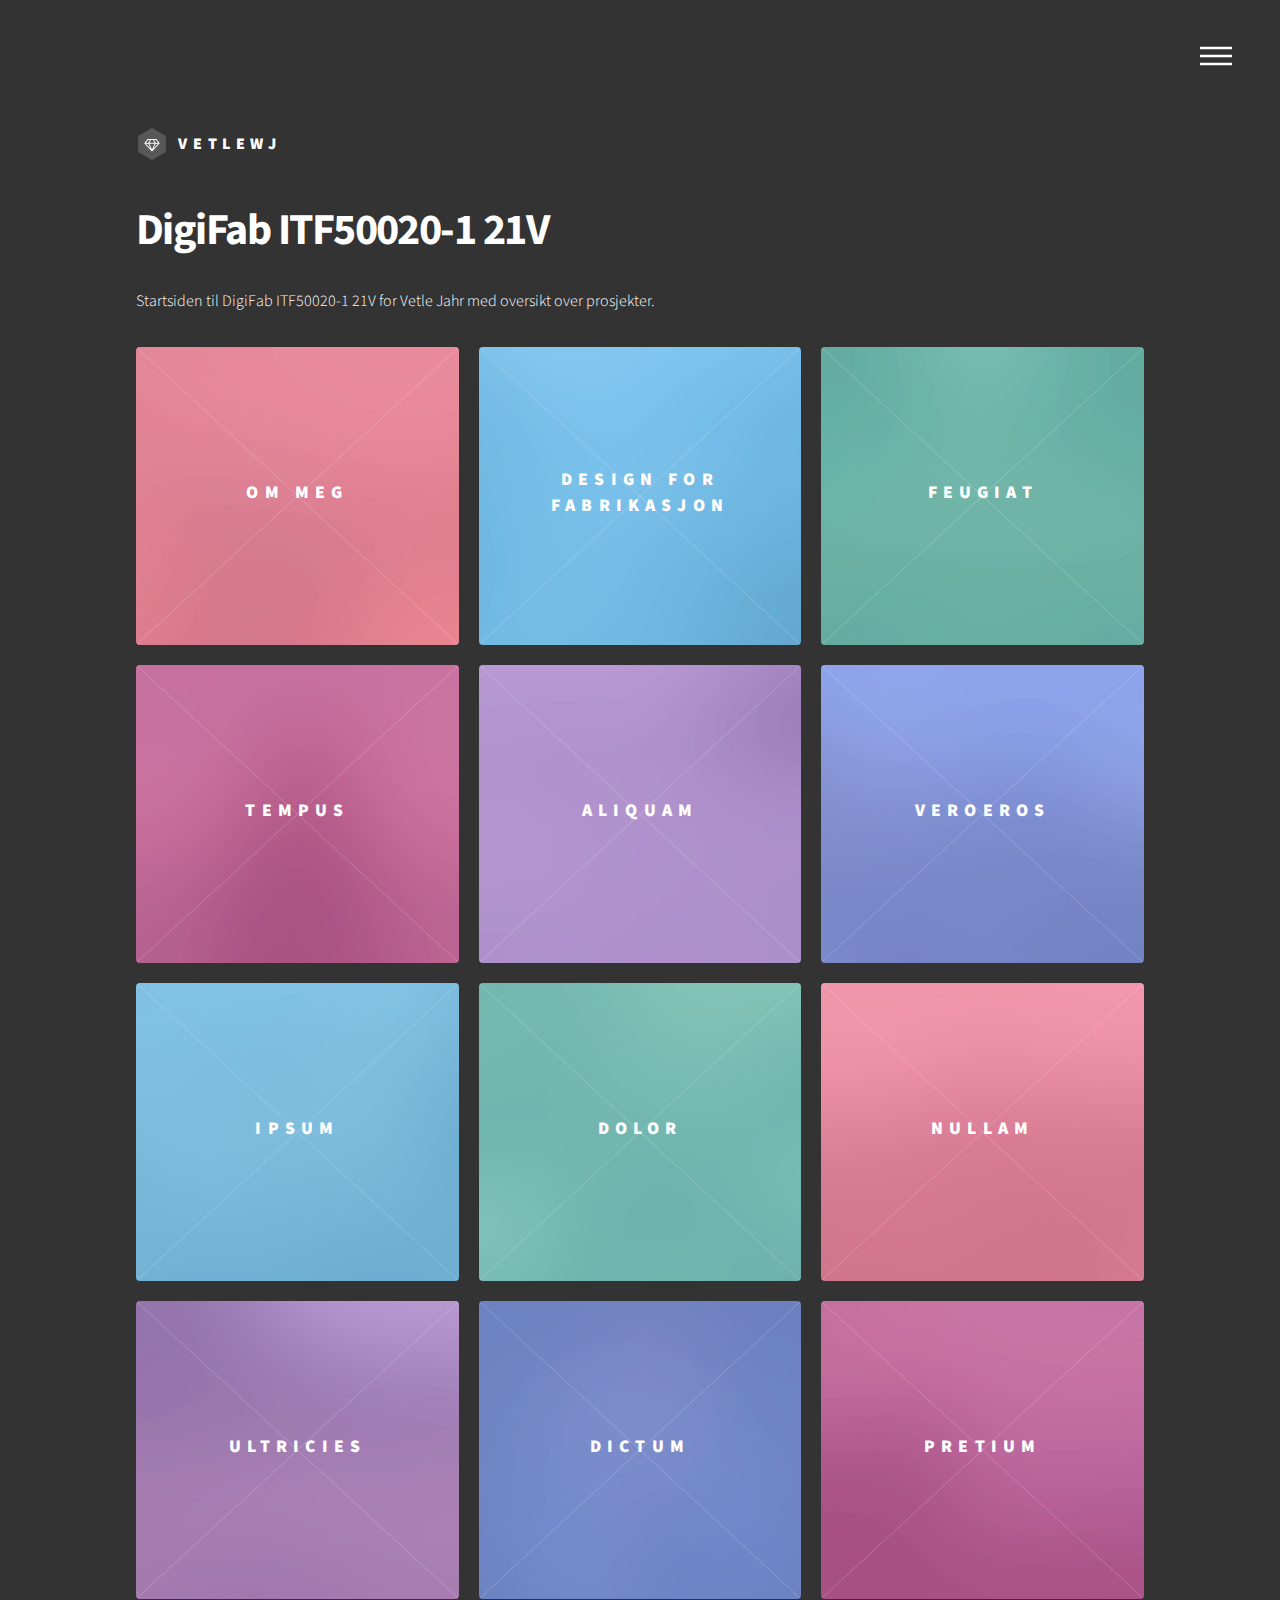
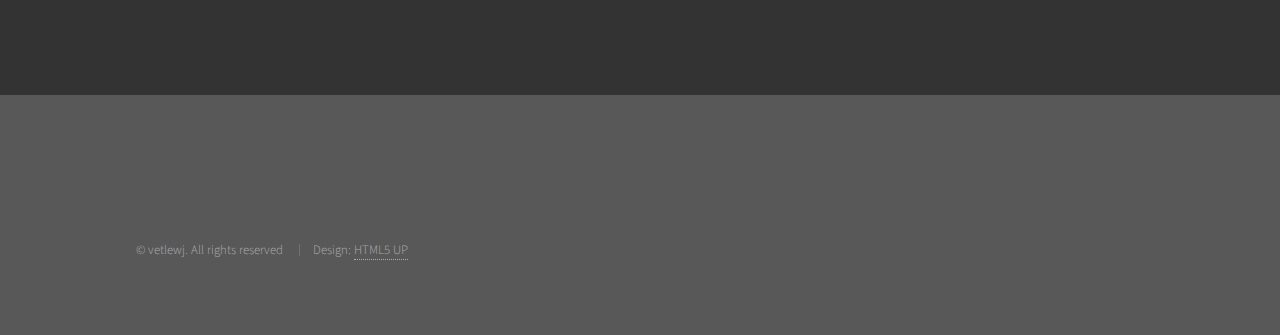
<file: docs/index.html>
<!DOCTYPE html>
<!--
	Phantom by HTML5 UP
	html5up.net | @ajlkn
	Free for personal and commercial use under the CCA 3.0 license (html5up.net/license)
-->
<html>
  <head>
    <title>Hjemmeside</title>
    <meta charset="utf-8" />
    <meta
      name="viewport"
      content="width=device-width, initial-scale=1, user-scalable=no"
    />
    <link rel="stylesheet" href="assets/css/main.css" />
    <noscript
      ><link rel="stylesheet" href="assets/css/noscript.css"
    /></noscript>
  </head>
  <body class="is-preload">
    <!-- Wrapper -->
    <div id="wrapper">
      <!-- Header -->
      <header id="header">
        <div class="inner">
          <!-- Logo -->
          <a href="index.html" class="logo">
            <span class="symbol"><img src="images/logo.svg" alt="" /></span
            ><span class="title">vetlewj</span>
          </a>

          <!-- Nav -->
          <nav>
            <ul>
              <li><a href="#menu">Meny</a></li>
            </ul>
          </nav>
        </div>
      </header>

      <!-- Menu -->
      <nav id="menu">
        <h2>Meny</h2>
        <ul>
          <li><a href="index.html">Hjem</a></li>
          <li><a href="html/project1.html">Om meg</a></li>
          <li><a href="html/project2.html">Design for Fabrikasjon</a></li>
          <li><a href="html/project3.html">Elektronikk 101 og Arduino</a></li>
          <li><a href="html/project4.html">Raspberry Pi</a></li>
          <li><a href="html/project5.html">ESP32</a></li>
          <li><a href="html/project6.html">3D Printing</a></li>
          <li><a href="html/project7.html">Vinylkutting</a></li>
          <li><a href="html/project8.html">Avansert Elektronikk</a></li>
          <li><a href="html/project9.html">Laserkutting</a></li>
          <li><a href="html/project10.html">CNC Maskinering</a></li>
          <li><a href="html/project11.html">Sluttprosjekt</a></li>
        </ul>
      </nav>

      <!-- Main -->
      <div id="main">
        <div class="inner">
          <header>
            <h1>DigiFab ITF50020-1 21V</h1>
            <p>
              Startsiden til DigiFab ITF50020-1 21V for Vetle Jahr med oversikt
              over prosjekter.
            </p>
          </header>
          <section class="tiles">
            <article class="style1">
              <span class="image">
                <img src="images/pic01.jpg" alt="" />
              </span>
              <a href="html/project1.html">
                <h2>Om meg</h2>
                <div class="content">
                  <p>Prosjekt 1</p>
                </div>
              </a>
            </article>
            <article class="style2">
              <span class="image">
                <img src="images/pic02.jpg" alt="" />
              </span>
              <a href="html/project2.html">
                <h2>Design for fabrikasjon</h2>
                <div class="content">
                  <p>Prosjekt 2</p>
                </div>
              </a>
            </article>
            <article class="style3">
              <span class="image">
                <img src="images/pic03.jpg" alt="" />
              </span>
              <a href="html/generic.html">
                <h2>Feugiat</h2>
                <div class="content">
                  <p>
                    Sed nisl arcu euismod sit amet nisi lorem etiam dolor
                    veroeros et feugiat.
                  </p>
                </div>
              </a>
            </article>
            <article class="style4">
              <span class="image">
                <img src="images/pic04.jpg" alt="" />
              </span>
              <a href="html/generic.html">
                <h2>Tempus</h2>
                <div class="content">
                  <p>
                    Sed nisl arcu euismod sit amet nisi lorem etiam dolor
                    veroeros et feugiat.
                  </p>
                </div>
              </a>
            </article>
            <article class="style5">
              <span class="image">
                <img src="images/pic05.jpg" alt="" />
              </span>
              <a href="html/generic.html">
                <h2>Aliquam</h2>
                <div class="content">
                  <p>
                    Sed nisl arcu euismod sit amet nisi lorem etiam dolor
                    veroeros et feugiat.
                  </p>
                </div>
              </a>
            </article>
            <article class="style6">
              <span class="image">
                <img src="images/pic06.jpg" alt="" />
              </span>
              <a href="html/generic.html">
                <h2>Veroeros</h2>
                <div class="content">
                  <p>
                    Sed nisl arcu euismod sit amet nisi lorem etiam dolor
                    veroeros et feugiat.
                  </p>
                </div>
              </a>
            </article>
            <article class="style2">
              <span class="image">
                <img src="images/pic07.jpg" alt="" />
              </span>
              <a href="html/generic.html">
                <h2>Ipsum</h2>
                <div class="content">
                  <p>
                    Sed nisl arcu euismod sit amet nisi lorem etiam dolor
                    veroeros et feugiat.
                  </p>
                </div>
              </a>
            </article>
            <article class="style3">
              <span class="image">
                <img src="images/pic08.jpg" alt="" />
              </span>
              <a href="html/generic.html">
                <h2>Dolor</h2>
                <div class="content">
                  <p>
                    Sed nisl arcu euismod sit amet nisi lorem etiam dolor
                    veroeros et feugiat.
                  </p>
                </div>
              </a>
            </article>
            <article class="style1">
              <span class="image">
                <img src="images/pic09.jpg" alt="" />
              </span>
              <a href="html/generic.html">
                <h2>Nullam</h2>
                <div class="content">
                  <p>
                    Sed nisl arcu euismod sit amet nisi lorem etiam dolor
                    veroeros et feugiat.
                  </p>
                </div>
              </a>
            </article>
            <article class="style5">
              <span class="image">
                <img src="images/pic10.jpg" alt="" />
              </span>
              <a href="html/generic.html">
                <h2>Ultricies</h2>
                <div class="content">
                  <p>
                    Sed nisl arcu euismod sit amet nisi lorem etiam dolor
                    veroeros et feugiat.
                  </p>
                </div>
              </a>
            </article>
            <article class="style6">
              <span class="image">
                <img src="images/pic11.jpg" alt="" />
              </span>
              <a href="html/generic.html">
                <h2>Dictum</h2>
                <div class="content">
                  <p>
                    Sed nisl arcu euismod sit amet nisi lorem etiam dolor
                    veroeros et feugiat.
                  </p>
                </div>
              </a>
            </article>
            <article class="style4">
              <span class="image">
                <img src="images/pic12.jpg" alt="" />
              </span>
              <a href="html/generic.html">
                <h2>Pretium</h2>
                <div class="content">
                  <p>
                    Sed nisl arcu euismod sit amet nisi lorem etiam dolor
                    veroeros et feugiat.
                  </p>
                </div>
              </a>
            </article>
          </section>
        </div>
      </div>

      <!-- Footer -->
      <footer id="footer">
        <div class="inner">
          <ul class="copyright">
            <li>&copy; vetlewj. All rights reserved</li>
            <li>Design: <a href="http://html5up.net">HTML5 UP</a></li>
          </ul>
        </div>
      </footer>
    </div>

    <!-- Scripts -->
    <script src="assets/js/jquery.min.js"></script>
    <script src="assets/js/browser.min.js"></script>
    <script src="assets/js/breakpoints.min.js"></script>
    <script src="assets/js/util.js"></script>
    <script src="assets/js/main.js"></script>
  </body>
</html>
</file>
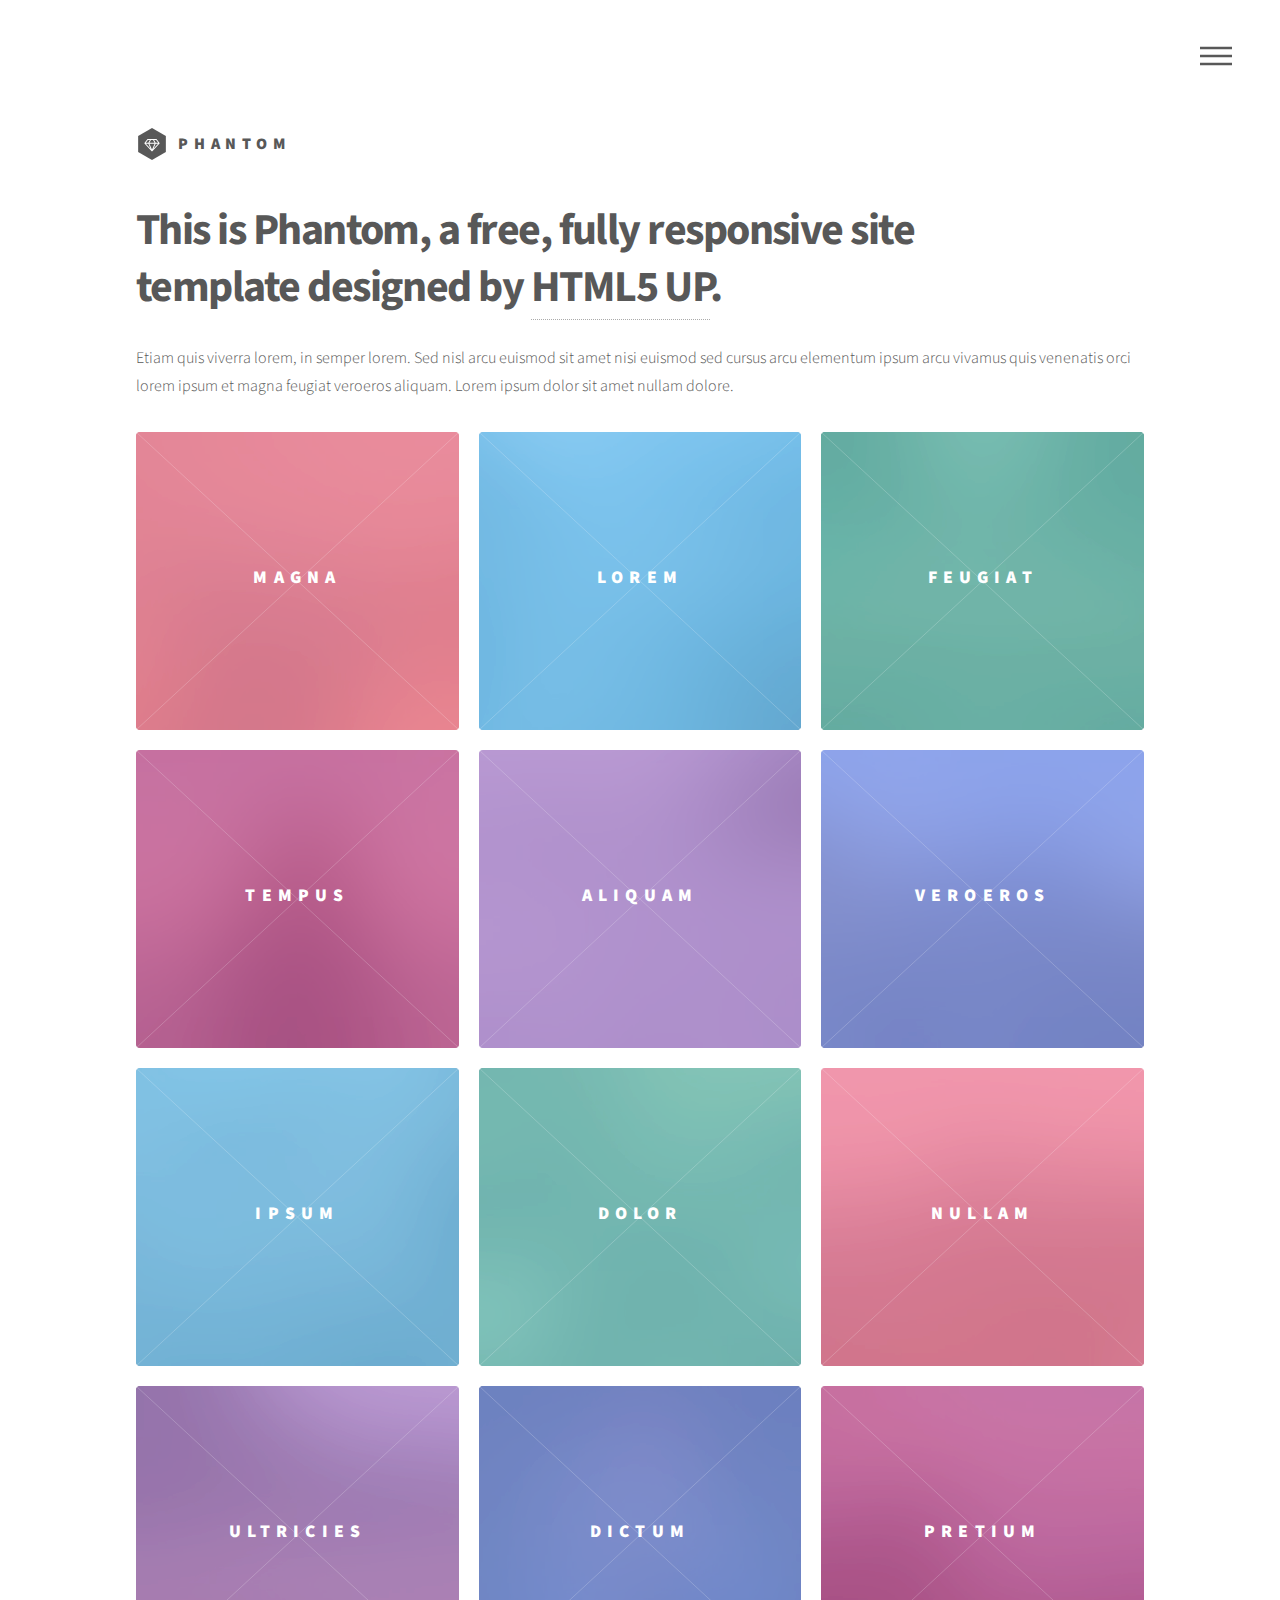
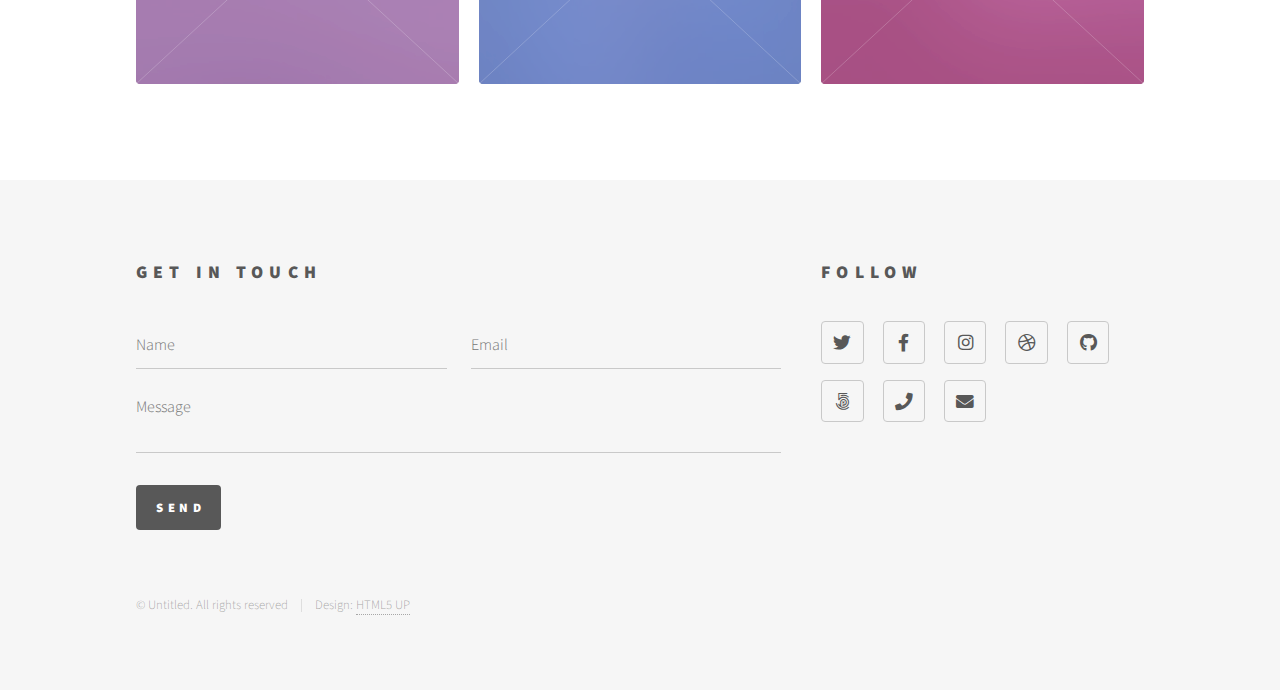
<file: webpage/index.html>
<!DOCTYPE HTML>
<!--
	Phantom by HTML5 UP
	html5up.net | @ajlkn
	Free for personal and commercial use under the CCA 3.0 license (html5up.net/license)
-->
<html>
	<head>
		<title>Phantom by HTML5 UP</title>
		<meta charset="utf-8" />
		<meta name="viewport" content="width=device-width, initial-scale=1, user-scalable=no" />
		<link rel="stylesheet" href="assets/css/main.css" />
		<noscript><link rel="stylesheet" href="assets/css/noscript.css" /></noscript>
	</head>
	<body class="is-preload">
		<!-- Wrapper -->
			<div id="wrapper">

				<!-- Header -->
					<header id="header">
						<div class="inner">

							<!-- Logo -->
								<a href="index.html" class="logo">
									<span class="symbol"><img src="images/logo.svg" alt="" /></span><span class="title">Phantom</span>
								</a>

							<!-- Nav -->
								<nav>
									<ul>
										<li><a href="#menu">Menu</a></li>
									</ul>
								</nav>

						</div>
					</header>

				<!-- Menu -->
					<nav id="menu">
						<h2>Menu</h2>
						<ul>
							<li><a href="index.html">Home</a></li>
							<li><a href="generic.html">Ipsum veroeros</a></li>
							<li><a href="generic.html">Tempus etiam</a></li>
							<li><a href="generic.html">Consequat dolor</a></li>
							<li><a href="elements.html">Elements</a></li>
						</ul>
					</nav>

				<!-- Main -->
					<div id="main">
						<div class="inner">
							<header>
								<h1>This is Phantom, a free, fully responsive site<br />
								template designed by <a href="http://html5up.net">HTML5 UP</a>.</h1>
								<p>Etiam quis viverra lorem, in semper lorem. Sed nisl arcu euismod sit amet nisi euismod sed cursus arcu elementum ipsum arcu vivamus quis venenatis orci lorem ipsum et magna feugiat veroeros aliquam. Lorem ipsum dolor sit amet nullam dolore.</p>
							</header>
							<section class="tiles">
								<article class="style1">
									<span class="image">
										<img src="images/pic01.jpg" alt="" />
									</span>
									<a href="generic.html">
										<h2>Magna</h2>
										<div class="content">
											<p>Sed nisl arcu euismod sit amet nisi lorem etiam dolor veroeros et feugiat.</p>
										</div>
									</a>
								</article>
								<article class="style2">
									<span class="image">
										<img src="images/pic02.jpg" alt="" />
									</span>
									<a href="generic.html">
										<h2>Lorem</h2>
										<div class="content">
											<p>Sed nisl arcu euismod sit amet nisi lorem etiam dolor veroeros et feugiat.</p>
										</div>
									</a>
								</article>
								<article class="style3">
									<span class="image">
										<img src="images/pic03.jpg" alt="" />
									</span>
									<a href="generic.html">
										<h2>Feugiat</h2>
										<div class="content">
											<p>Sed nisl arcu euismod sit amet nisi lorem etiam dolor veroeros et feugiat.</p>
										</div>
									</a>
								</article>
								<article class="style4">
									<span class="image">
										<img src="images/pic04.jpg" alt="" />
									</span>
									<a href="generic.html">
										<h2>Tempus</h2>
										<div class="content">
											<p>Sed nisl arcu euismod sit amet nisi lorem etiam dolor veroeros et feugiat.</p>
										</div>
									</a>
								</article>
								<article class="style5">
									<span class="image">
										<img src="images/pic05.jpg" alt="" />
									</span>
									<a href="generic.html">
										<h2>Aliquam</h2>
										<div class="content">
											<p>Sed nisl arcu euismod sit amet nisi lorem etiam dolor veroeros et feugiat.</p>
										</div>
									</a>
								</article>
								<article class="style6">
									<span class="image">
										<img src="images/pic06.jpg" alt="" />
									</span>
									<a href="generic.html">
										<h2>Veroeros</h2>
										<div class="content">
											<p>Sed nisl arcu euismod sit amet nisi lorem etiam dolor veroeros et feugiat.</p>
										</div>
									</a>
								</article>
								<article class="style2">
									<span class="image">
										<img src="images/pic07.jpg" alt="" />
									</span>
									<a href="generic.html">
										<h2>Ipsum</h2>
										<div class="content">
											<p>Sed nisl arcu euismod sit amet nisi lorem etiam dolor veroeros et feugiat.</p>
										</div>
									</a>
								</article>
								<article class="style3">
									<span class="image">
										<img src="images/pic08.jpg" alt="" />
									</span>
									<a href="generic.html">
										<h2>Dolor</h2>
										<div class="content">
											<p>Sed nisl arcu euismod sit amet nisi lorem etiam dolor veroeros et feugiat.</p>
										</div>
									</a>
								</article>
								<article class="style1">
									<span class="image">
										<img src="images/pic09.jpg" alt="" />
									</span>
									<a href="generic.html">
										<h2>Nullam</h2>
										<div class="content">
											<p>Sed nisl arcu euismod sit amet nisi lorem etiam dolor veroeros et feugiat.</p>
										</div>
									</a>
								</article>
								<article class="style5">
									<span class="image">
										<img src="images/pic10.jpg" alt="" />
									</span>
									<a href="generic.html">
										<h2>Ultricies</h2>
										<div class="content">
											<p>Sed nisl arcu euismod sit amet nisi lorem etiam dolor veroeros et feugiat.</p>
										</div>
									</a>
								</article>
								<article class="style6">
									<span class="image">
										<img src="images/pic11.jpg" alt="" />
									</span>
									<a href="generic.html">
										<h2>Dictum</h2>
										<div class="content">
											<p>Sed nisl arcu euismod sit amet nisi lorem etiam dolor veroeros et feugiat.</p>
										</div>
									</a>
								</article>
								<article class="style4">
									<span class="image">
										<img src="images/pic12.jpg" alt="" />
									</span>
									<a href="generic.html">
										<h2>Pretium</h2>
										<div class="content">
											<p>Sed nisl arcu euismod sit amet nisi lorem etiam dolor veroeros et feugiat.</p>
										</div>
									</a>
								</article>
							</section>
						</div>
					</div>

				<!-- Footer -->
					<footer id="footer">
						<div class="inner">
							<section>
								<h2>Get in touch</h2>
								<form method="post" action="#">
									<div class="fields">
										<div class="field half">
											<input type="text" name="name" id="name" placeholder="Name" />
										</div>
										<div class="field half">
											<input type="email" name="email" id="email" placeholder="Email" />
										</div>
										<div class="field">
											<textarea name="message" id="message" placeholder="Message"></textarea>
										</div>
									</div>
									<ul class="actions">
										<li><input type="submit" value="Send" class="primary" /></li>
									</ul>
								</form>
							</section>
							<section>
								<h2>Follow</h2>
								<ul class="icons">
									<li><a href="#" class="icon brands style2 fa-twitter"><span class="label">Twitter</span></a></li>
									<li><a href="#" class="icon brands style2 fa-facebook-f"><span class="label">Facebook</span></a></li>
									<li><a href="#" class="icon brands style2 fa-instagram"><span class="label">Instagram</span></a></li>
									<li><a href="#" class="icon brands style2 fa-dribbble"><span class="label">Dribbble</span></a></li>
									<li><a href="#" class="icon brands style2 fa-github"><span class="label">GitHub</span></a></li>
									<li><a href="#" class="icon brands style2 fa-500px"><span class="label">500px</span></a></li>
									<li><a href="#" class="icon solid style2 fa-phone"><span class="label">Phone</span></a></li>
									<li><a href="#" class="icon solid style2 fa-envelope"><span class="label">Email</span></a></li>
								</ul>
							</section>
							<ul class="copyright">
								<li>&copy; Untitled. All rights reserved</li><li>Design: <a href="http://html5up.net">HTML5 UP</a></li>
							</ul>
						</div>
					</footer>

			</div>

		<!-- Scripts -->
			<script src="assets/js/jquery.min.js"></script>
			<script src="assets/js/browser.min.js"></script>
			<script src="assets/js/breakpoints.min.js"></script>
			<script src="assets/js/util.js"></script>
			<script src="assets/js/main.js"></script>

	</body>
</html>
</file>
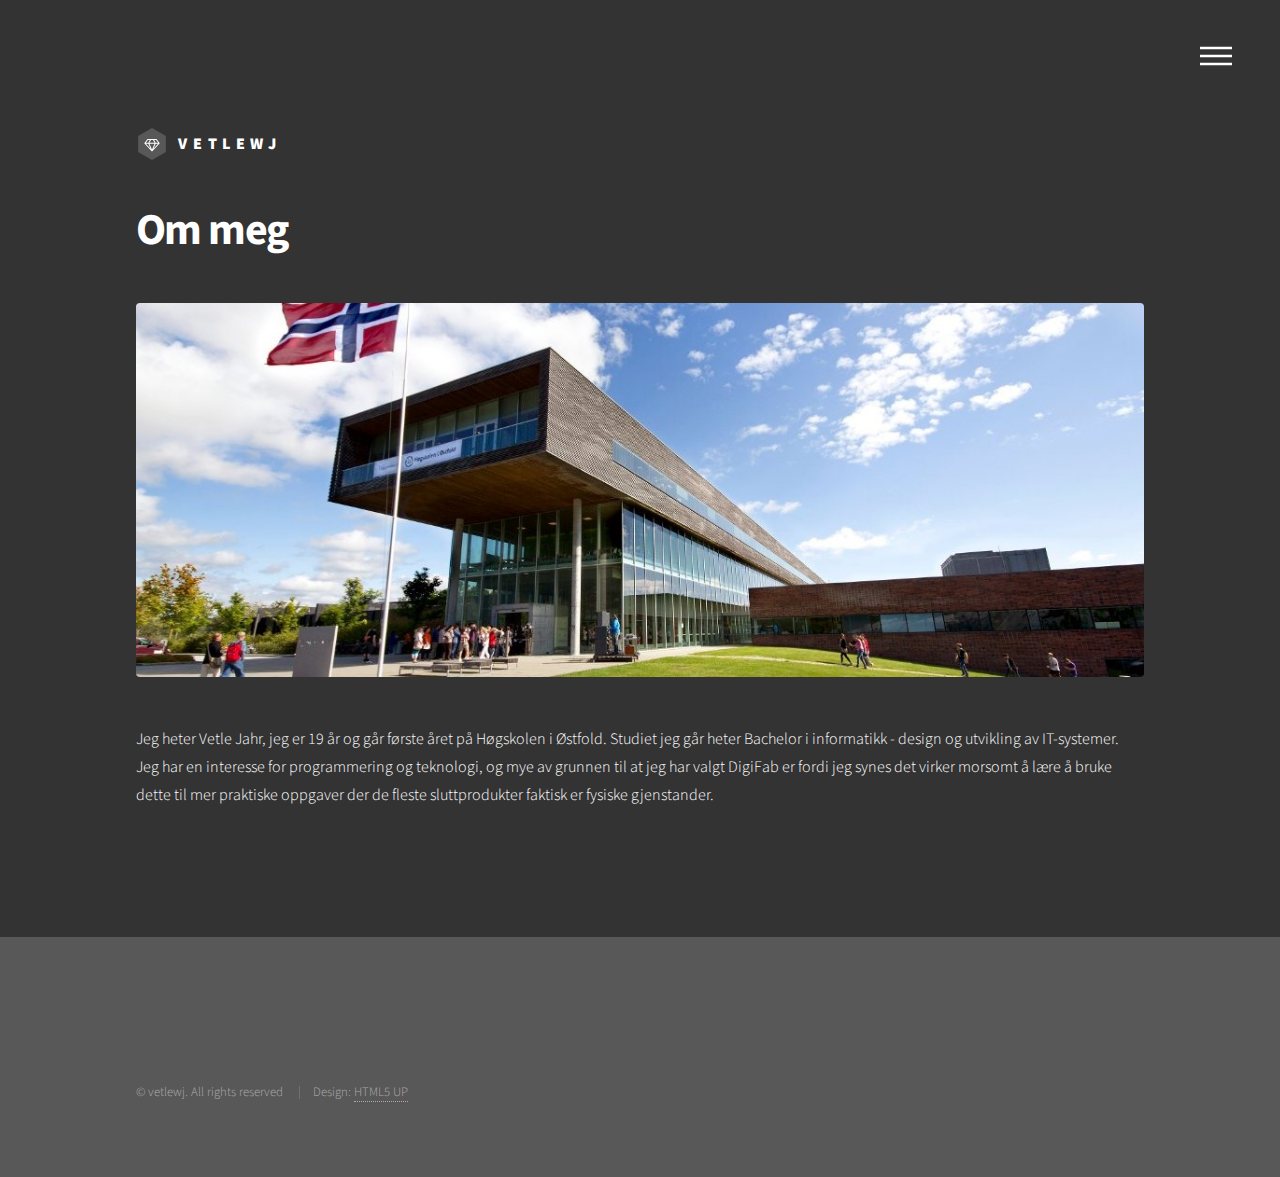
<file: docs/project1.html>
<!DOCTYPE html>
<!--
	Phantom by HTML5 UP
	html5up.net | @ajlkn
	Free for personal and commercial use under the CCA 3.0 license (html5up.net/license)
-->
<html>
  <head>
    <title>Prosjekt 1</title>
    <meta charset="utf-8" />
    <meta
      name="viewport"
      content="width=device-width, initial-scale=1, user-scalable=no"
    />
    <link rel="stylesheet" href="assets/css/main.css" />
    <noscript
      ><link rel="stylesheet" href="assets/css/noscript.css"
    /></noscript>
  </head>
  <body class="is-preload">
    <!-- Wrapper -->
    <div id="wrapper">
      <!-- Header -->
      <header id="header">
        <div class="inner">
          <!-- Logo -->
          <a href="index.html" class="logo">
            <span class="symbol"><img src="images/logo.svg" alt="" /></span
            ><span class="title">vetlewj</span>
          </a>

          <!-- Nav -->
          <nav>
            <ul>
              <li><a href="#menu">Menu</a></li>
            </ul>
          </nav>
        </div>
      </header>

      <!-- Menu -->
      <nav id="menu">
        <h2>Meny</h2>
        <ul>
          <li><a href="index.html">Hjem</a></li>
          <li><a href="project1.html">Om meg</a></li>
        </ul>
      </nav>

      <!-- Main -->
      <div id="main">
        <div class="inner">
          <h1>Om meg</h1>
          <span class="image main"
            ><img src="images/hiof-school.jpg" alt="Høgskolen i Østfold"
          /></span>
          <p>
            Jeg heter Vetle Jahr, jeg er 19 år og går første året på Høgskolen i
            Østfold. Studiet jeg går heter Bachelor i informatikk - design og
            utvikling av IT-systemer. Jeg har en interesse for programmering og
            teknologi, og mye av grunnen til at jeg har valgt DigiFab er fordi
            jeg synes det virker morsomt å lære å bruke dette til mer praktiske
            oppgaver der de fleste sluttprodukter faktisk er fysiske
            gjenstander.
          </p>
        </div>
      </div>

      <!-- Footer -->
      <footer id="footer">
        <div class="inner">
          <ul class="copyright">
            <li>&copy; vetlewj. All rights reserved</li>
            <li>Design: <a href="http://html5up.net">HTML5 UP</a></li>
          </ul>
        </div>
      </footer>
    </div>

    <!-- Scripts -->
    <script src="assets/js/jquery.min.js"></script>
    <script src="assets/js/browser.min.js"></script>
    <script src="assets/js/breakpoints.min.js"></script>
    <script src="assets/js/util.js"></script>
    <script src="assets/js/main.js"></script>
  </body>
</html>
</file>
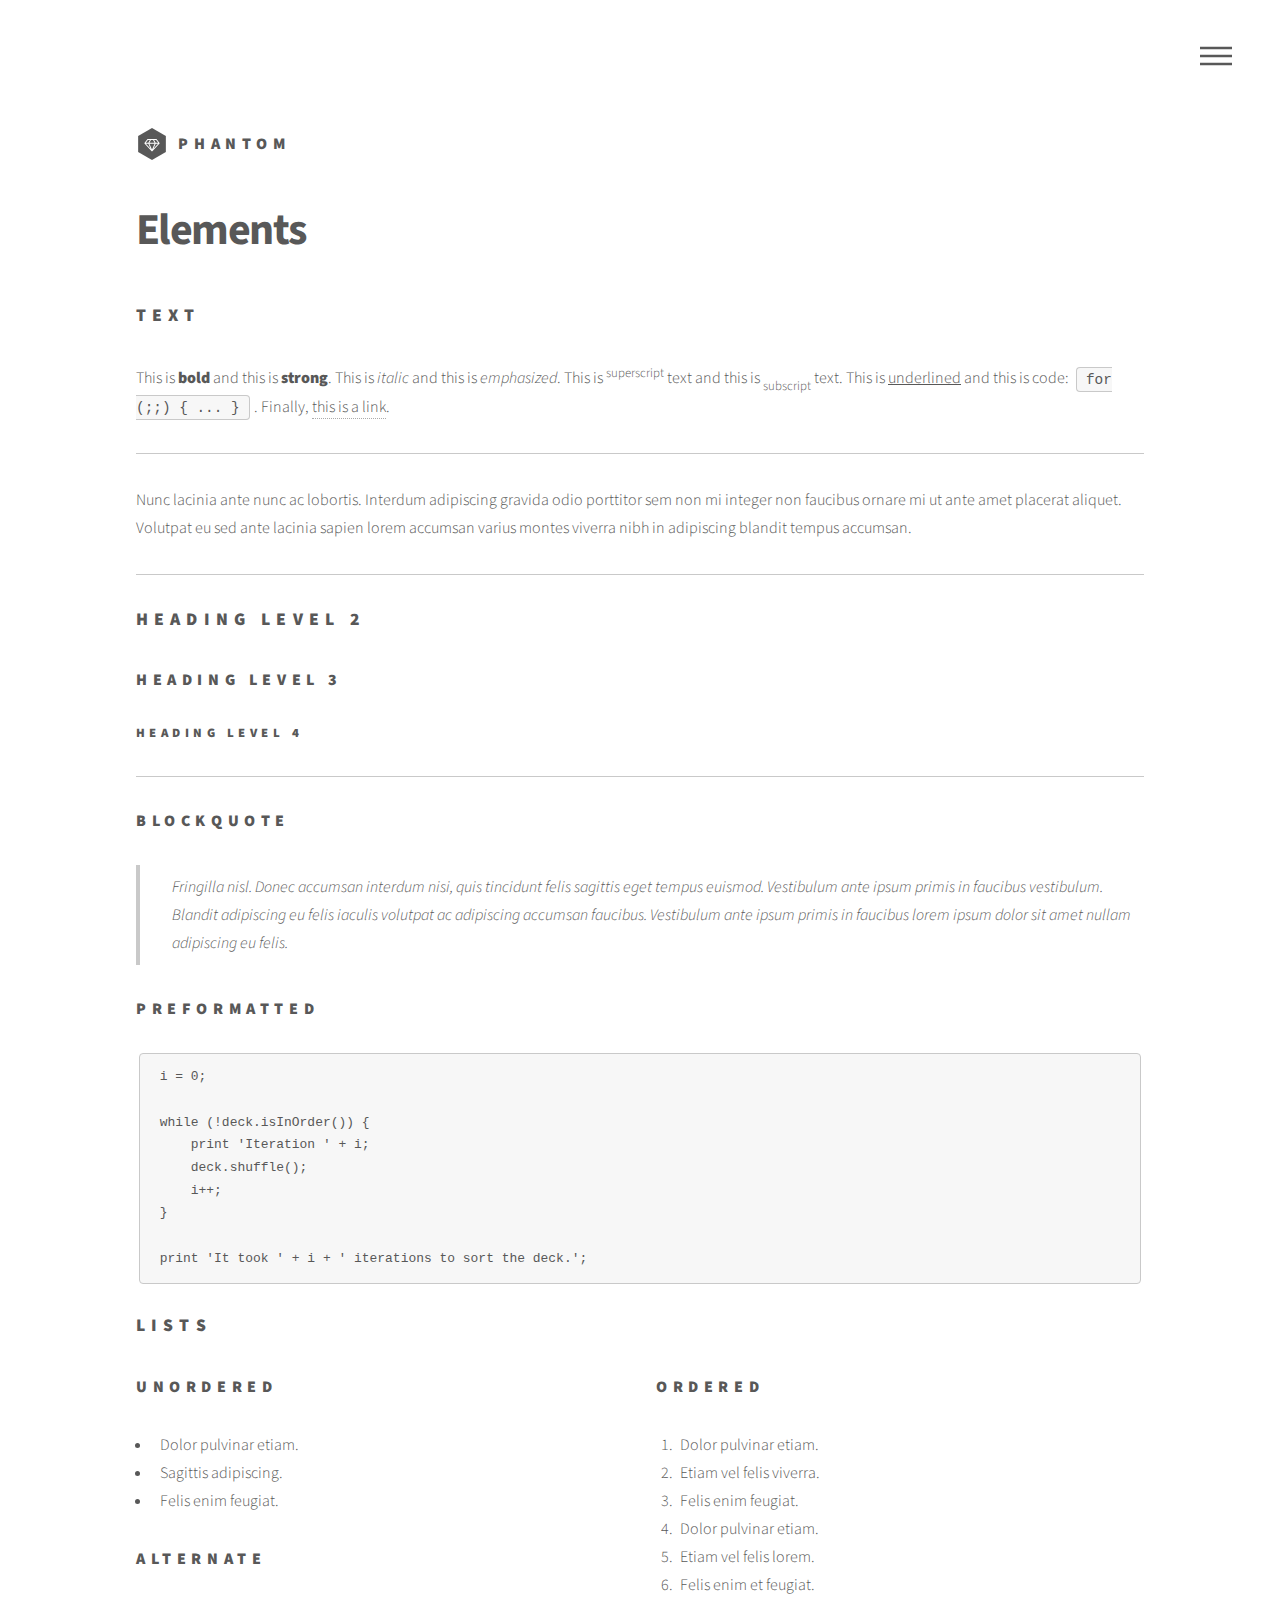
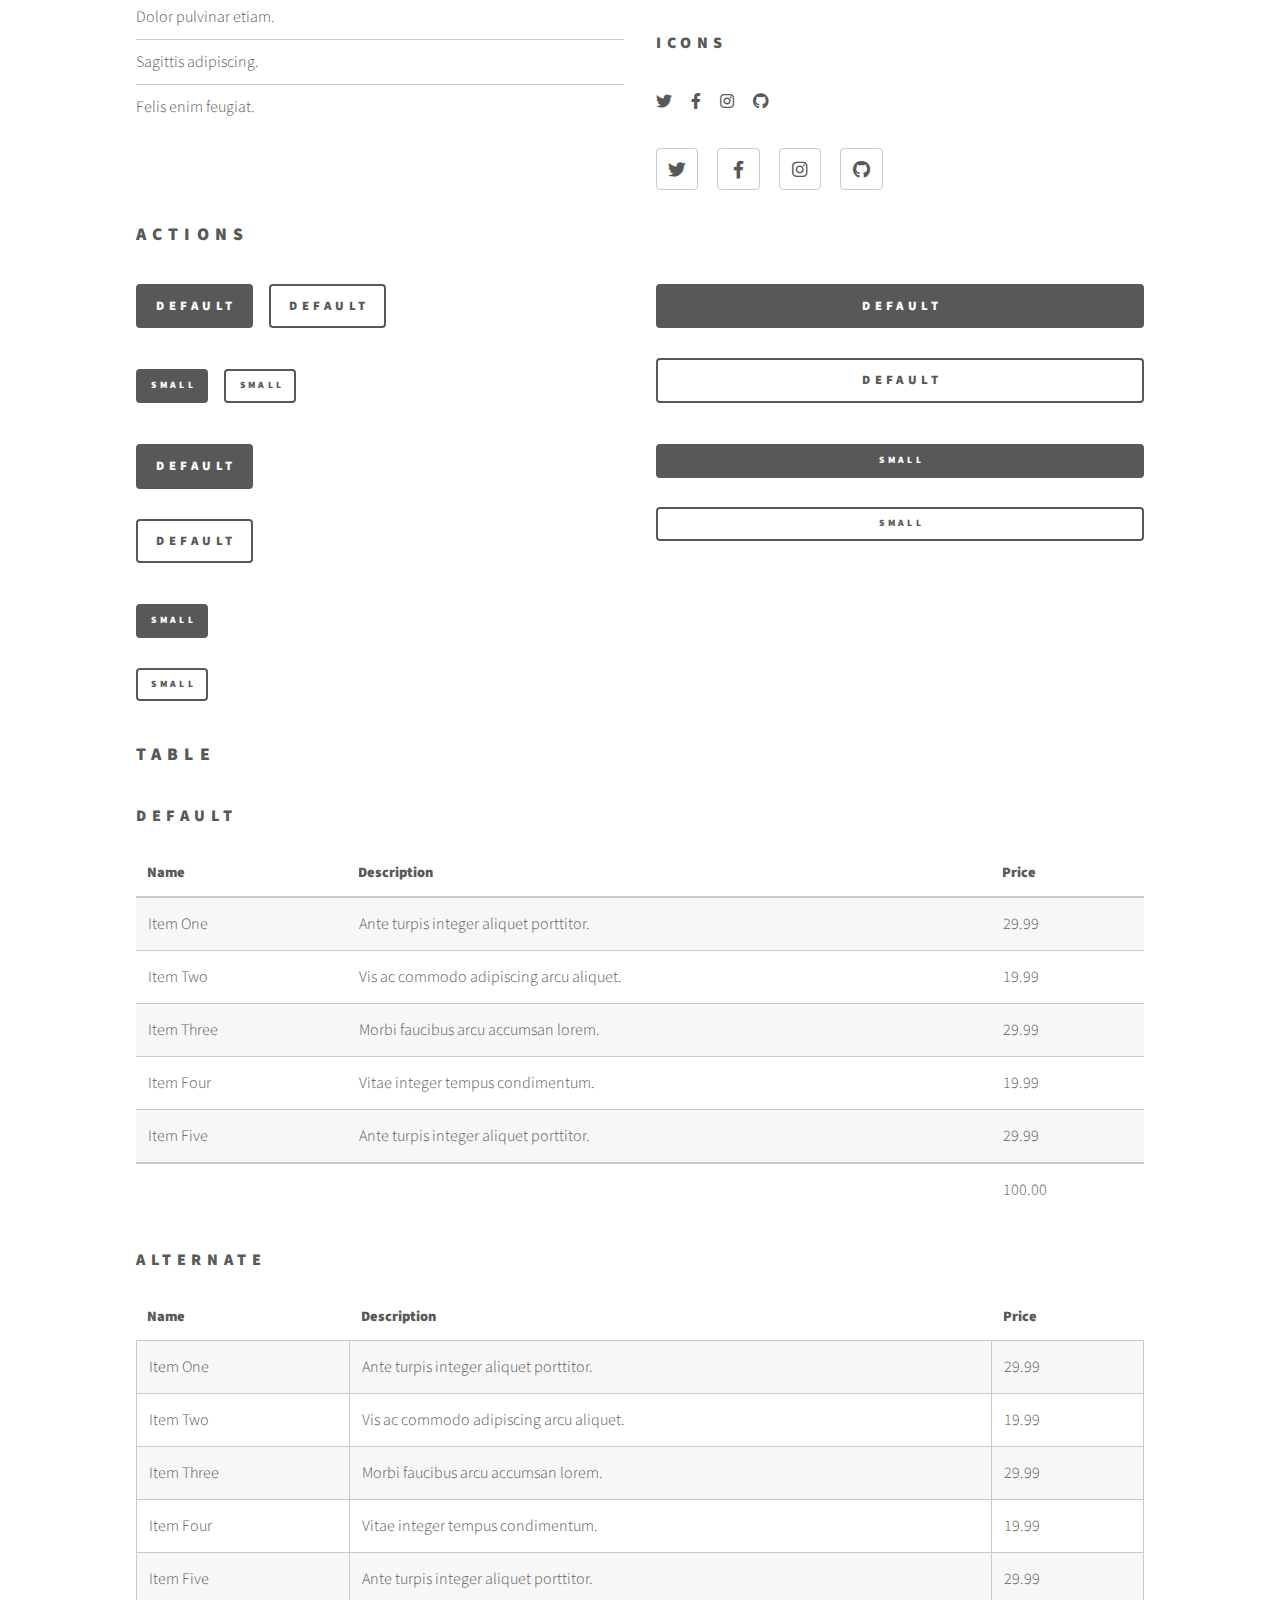
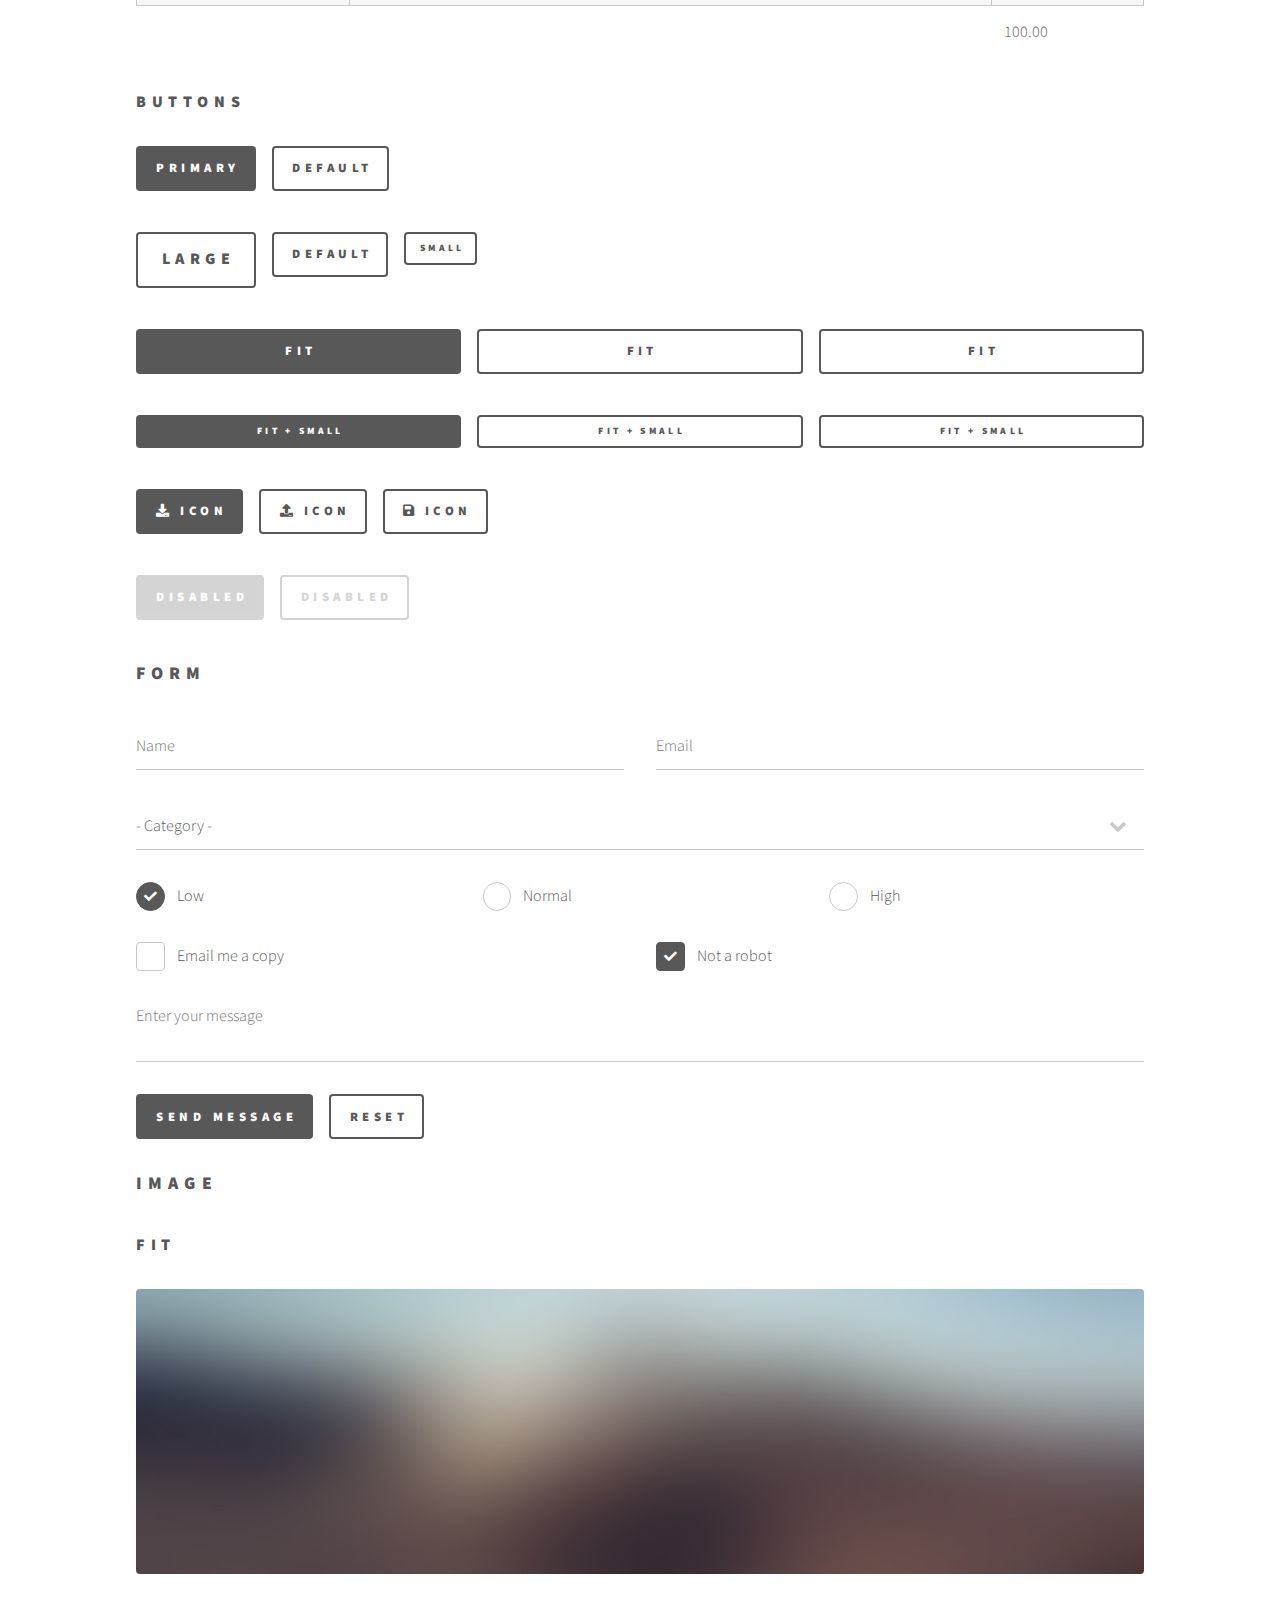
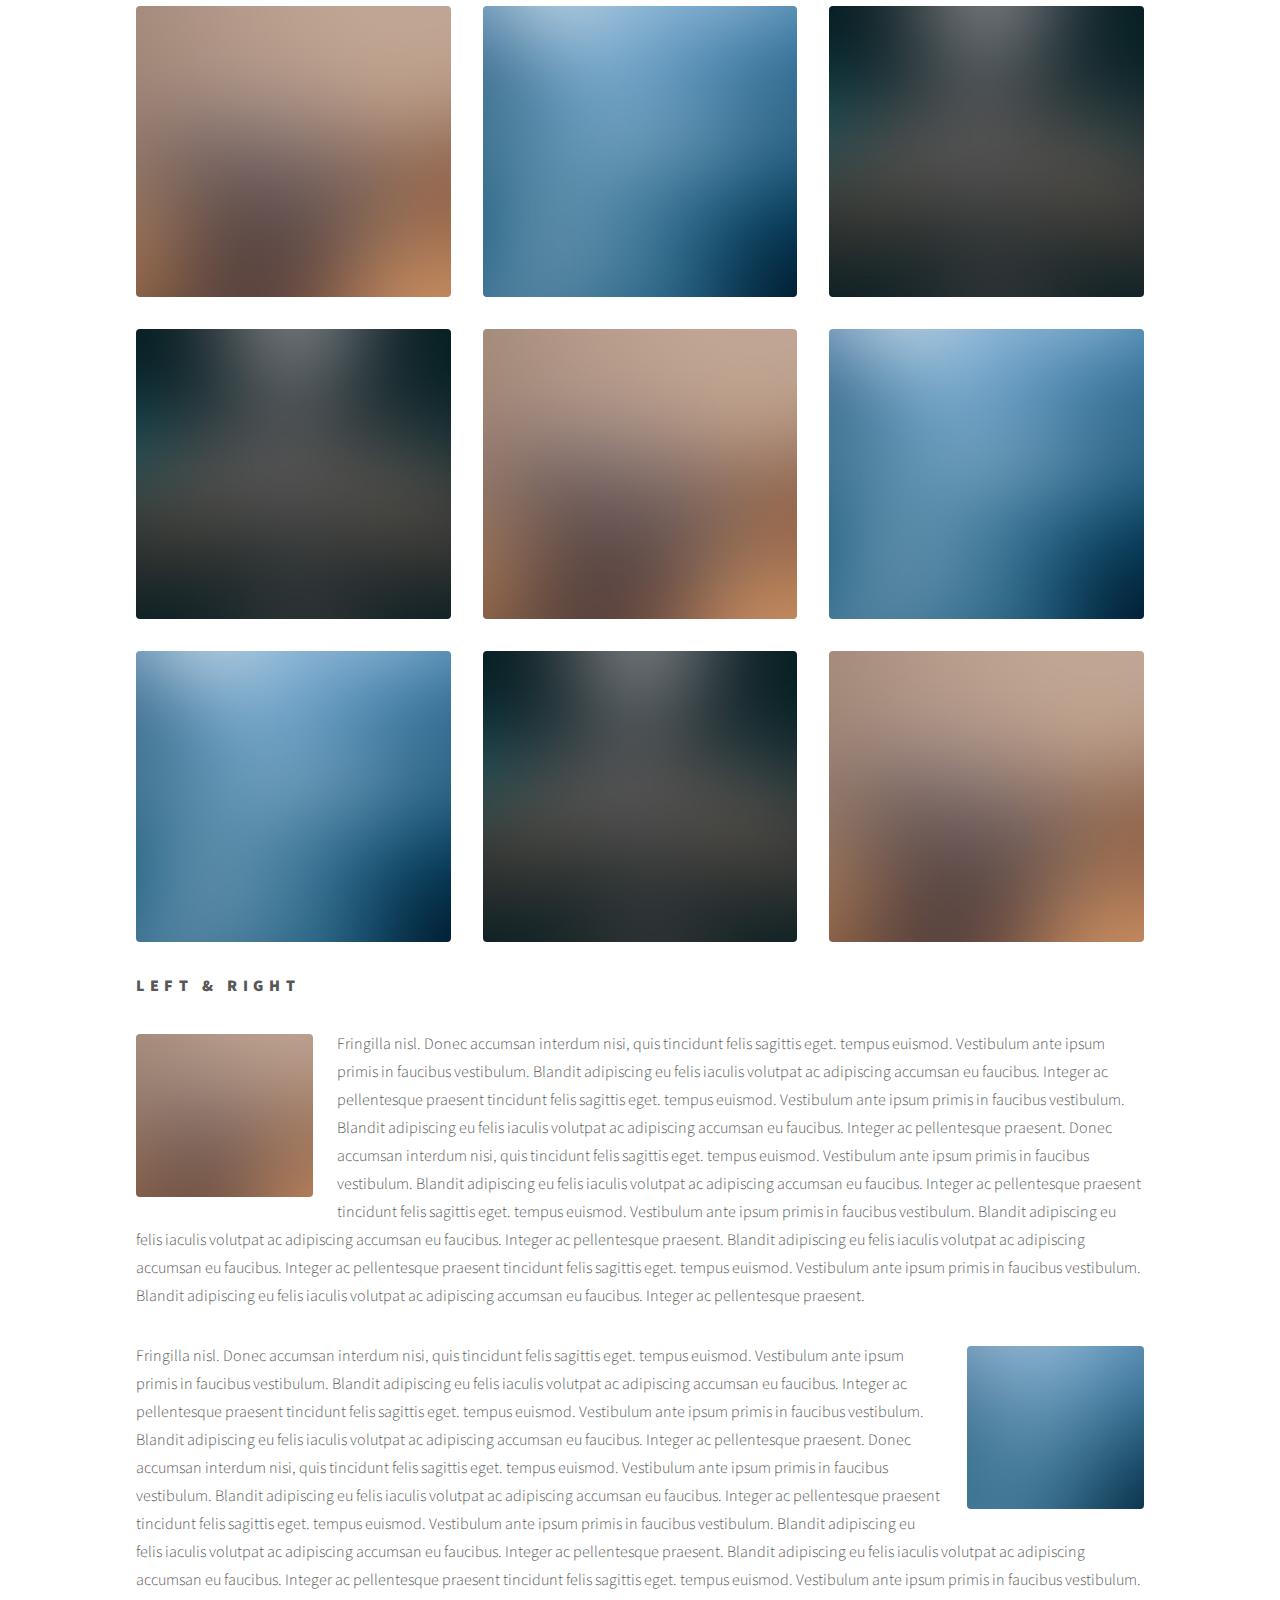
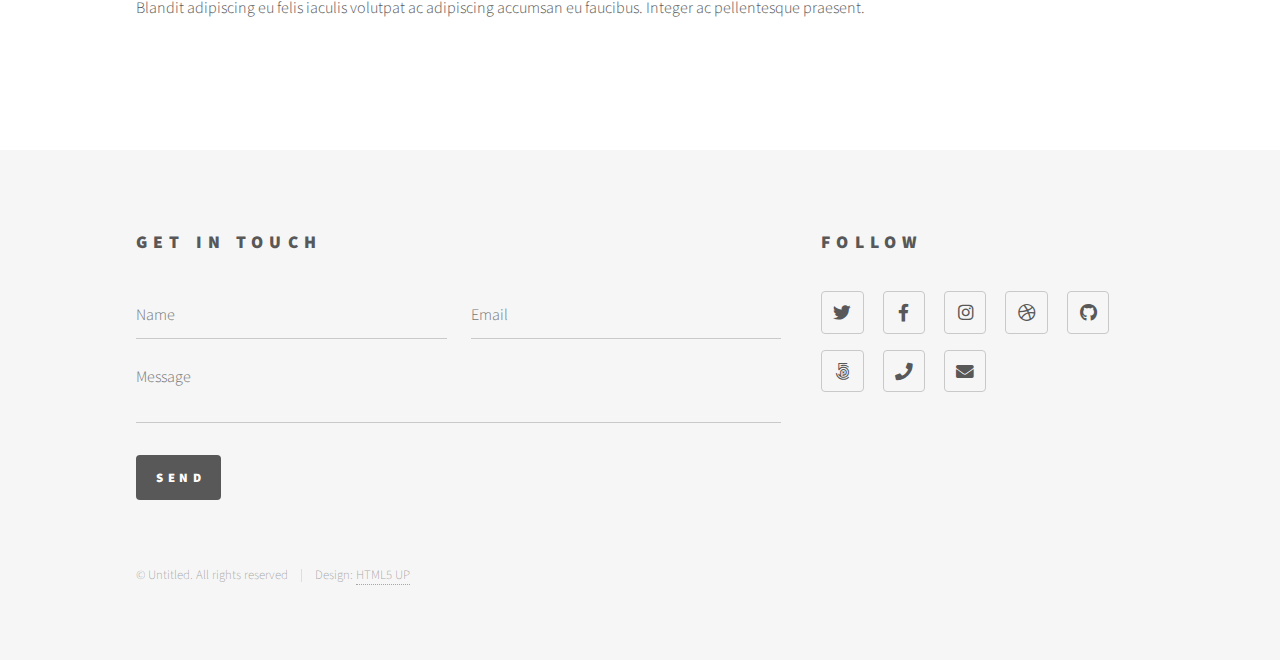
<file: webpage/elements.html>
<!DOCTYPE HTML>
<!--
	Phantom by HTML5 UP
	html5up.net | @ajlkn
	Free for personal and commercial use under the CCA 3.0 license (html5up.net/license)
-->
<html>
	<head>
		<title>Elements - Phantom by HTML5 UP</title>
		<meta charset="utf-8" />
		<meta name="viewport" content="width=device-width, initial-scale=1, user-scalable=no" />
		<link rel="stylesheet" href="assets/css/main.css" />
		<noscript><link rel="stylesheet" href="assets/css/noscript.css" /></noscript>
	</head>
	<body class="is-preload">
		<!-- Wrapper -->
			<div id="wrapper">

				<!-- Header -->
					<header id="header">
						<div class="inner">

							<!-- Logo -->
								<a href="index.html" class="logo">
									<span class="symbol"><img src="images/logo.svg" alt="" /></span><span class="title">Phantom</span>
								</a>

							<!-- Nav -->
								<nav>
									<ul>
										<li><a href="#menu">Menu</a></li>
									</ul>
								</nav>

						</div>
					</header>

				<!-- Menu -->
					<nav id="menu">
						<h2>Menu</h2>
						<ul>
							<li><a href="index.html">Home</a></li>
							<li><a href="generic.html">Ipsum veroeros</a></li>
							<li><a href="generic.html">Tempus etiam</a></li>
							<li><a href="generic.html">Consequat dolor</a></li>
							<li><a href="elements.html">Elements</a></li>
						</ul>
					</nav>

				<!-- Main -->
					<div id="main">
						<div class="inner">
							<h1>Elements</h1>

							<!-- Text -->
								<section>
									<h2>Text</h2>
									<p>This is <b>bold</b> and this is <strong>strong</strong>. This is <i>italic</i> and this is <em>emphasized</em>.
									This is <sup>superscript</sup> text and this is <sub>subscript</sub> text.
									This is <u>underlined</u> and this is code: <code>for (;;) { ... }</code>. Finally, <a href="#">this is a link</a>.</p>
									<hr />
									<p>Nunc lacinia ante nunc ac lobortis. Interdum adipiscing gravida odio porttitor sem non mi integer non faucibus ornare mi ut ante amet placerat aliquet. Volutpat eu sed ante lacinia sapien lorem accumsan varius montes viverra nibh in adipiscing blandit tempus accumsan.</p>
									<hr />
									<h2>Heading Level 2</h2>
									<h3>Heading Level 3</h3>
									<h4>Heading Level 4</h4>
									<hr />
									<h3>Blockquote</h3>
									<blockquote>Fringilla nisl. Donec accumsan interdum nisi, quis tincidunt felis sagittis eget tempus euismod. Vestibulum ante ipsum primis in faucibus vestibulum. Blandit adipiscing eu felis iaculis volutpat ac adipiscing accumsan faucibus. Vestibulum ante ipsum primis in faucibus lorem ipsum dolor sit amet nullam adipiscing eu felis.</blockquote>
									<h3>Preformatted</h3>
									<pre><code>i = 0;

while (!deck.isInOrder()) {
    print 'Iteration ' + i;
    deck.shuffle();
    i++;
}

print 'It took ' + i + ' iterations to sort the deck.';</code></pre>
								</section>

							<!-- Lists -->
								<section>
									<h2>Lists</h2>
									<div class="row">
										<div class="col-6 col-12-medium">
											<h3>Unordered</h3>
											<ul>
												<li>Dolor pulvinar etiam.</li>
												<li>Sagittis adipiscing.</li>
												<li>Felis enim feugiat.</li>
											</ul>
											<h3>Alternate</h3>
											<ul class="alt">
												<li>Dolor pulvinar etiam.</li>
												<li>Sagittis adipiscing.</li>
												<li>Felis enim feugiat.</li>
											</ul>
										</div>
										<div class="col-6 col-12-medium">
											<h3>Ordered</h3>
											<ol>
												<li>Dolor pulvinar etiam.</li>
												<li>Etiam vel felis viverra.</li>
												<li>Felis enim feugiat.</li>
												<li>Dolor pulvinar etiam.</li>
												<li>Etiam vel felis lorem.</li>
												<li>Felis enim et feugiat.</li>
											</ol>
											<h3>Icons</h3>
											<ul class="icons">
												<li><a href="#" class="icon brands style1 fa-twitter"><span class="label">Twitter</span></a></li>
												<li><a href="#" class="icon brands style1 fa-facebook-f"><span class="label">Facebook</span></a></li>
												<li><a href="#" class="icon brands style1 fa-instagram"><span class="label">Instagram</span></a></li>
												<li><a href="#" class="icon brands style1 fa-github"><span class="label">Github</span></a></li>
											</ul>
											<ul class="icons">
												<li><a href="#" class="icon brands style2 fa-twitter"><span class="label">Twitter</span></a></li>
												<li><a href="#" class="icon brands style2 fa-facebook-f"><span class="label">Facebook</span></a></li>
												<li><a href="#" class="icon brands style2 fa-instagram"><span class="label">Instagram</span></a></li>
												<li><a href="#" class="icon brands style2 fa-github"><span class="label">Github</span></a></li>
											</ul>
										</div>
									</div>
									<h2>Actions</h2>
									<div class="row">
										<div class="col-6 col-12-medium">
											<ul class="actions">
												<li><a href="#" class="button primary">Default</a></li>
												<li><a href="#" class="button">Default</a></li>
											</ul>
											<ul class="actions small">
												<li><a href="#" class="button primary small">Small</a></li>
												<li><a href="#" class="button small">Small</a></li>
											</ul>
											<ul class="actions stacked">
												<li><a href="#" class="button primary">Default</a></li>
												<li><a href="#" class="button">Default</a></li>
											</ul>
											<ul class="actions stacked">
												<li><a href="#" class="button primary small">Small</a></li>
												<li><a href="#" class="button small">Small</a></li>
											</ul>
										</div>
										<div class="col-6 col-12-medium">
											<ul class="actions stacked">
												<li><a href="#" class="button primary fit">Default</a></li>
												<li><a href="#" class="button fit">Default</a></li>
											</ul>
											<ul class="actions stacked">
												<li><a href="#" class="button primary small fit">Small</a></li>
												<li><a href="#" class="button small fit">Small</a></li>
											</ul>
										</div>
									</div>
								</section>

							<!-- Table -->
								<section>
									<h2>Table</h2>
									<h3>Default</h3>
									<div class="table-wrapper">
										<table>
											<thead>
												<tr>
													<th>Name</th>
													<th>Description</th>
													<th>Price</th>
												</tr>
											</thead>
											<tbody>
												<tr>
													<td>Item One</td>
													<td>Ante turpis integer aliquet porttitor.</td>
													<td>29.99</td>
												</tr>
												<tr>
													<td>Item Two</td>
													<td>Vis ac commodo adipiscing arcu aliquet.</td>
													<td>19.99</td>
												</tr>
												<tr>
													<td>Item Three</td>
													<td> Morbi faucibus arcu accumsan lorem.</td>
													<td>29.99</td>
												</tr>
												<tr>
													<td>Item Four</td>
													<td>Vitae integer tempus condimentum.</td>
													<td>19.99</td>
												</tr>
												<tr>
													<td>Item Five</td>
													<td>Ante turpis integer aliquet porttitor.</td>
													<td>29.99</td>
												</tr>
											</tbody>
											<tfoot>
												<tr>
													<td colspan="2"></td>
													<td>100.00</td>
												</tr>
											</tfoot>
										</table>
									</div>

									<h3>Alternate</h3>
									<div class="table-wrapper">
										<table class="alt">
											<thead>
												<tr>
													<th>Name</th>
													<th>Description</th>
													<th>Price</th>
												</tr>
											</thead>
											<tbody>
												<tr>
													<td>Item One</td>
													<td>Ante turpis integer aliquet porttitor.</td>
													<td>29.99</td>
												</tr>
												<tr>
													<td>Item Two</td>
													<td>Vis ac commodo adipiscing arcu aliquet.</td>
													<td>19.99</td>
												</tr>
												<tr>
													<td>Item Three</td>
													<td> Morbi faucibus arcu accumsan lorem.</td>
													<td>29.99</td>
												</tr>
												<tr>
													<td>Item Four</td>
													<td>Vitae integer tempus condimentum.</td>
													<td>19.99</td>
												</tr>
												<tr>
													<td>Item Five</td>
													<td>Ante turpis integer aliquet porttitor.</td>
													<td>29.99</td>
												</tr>
											</tbody>
											<tfoot>
												<tr>
													<td colspan="2"></td>
													<td>100.00</td>
												</tr>
											</tfoot>
										</table>
									</div>
								</section>

							<!-- Buttons -->
								<section>
									<h3>Buttons</h3>
									<ul class="actions">
										<li><a href="#" class="button primary">Primary</a></li>
										<li><a href="#" class="button">Default</a></li>
									</ul>
									<ul class="actions">
										<li><a href="#" class="button large">Large</a></li>
										<li><a href="#" class="button">Default</a></li>
										<li><a href="#" class="button small">Small</a></li>
									</ul>
									<ul class="actions fit">
										<li><a href="#" class="button primary fit">Fit</a></li>
										<li><a href="#" class="button fit">Fit</a></li>
										<li><a href="#" class="button fit">Fit</a></li>
									</ul>
									<ul class="actions fit small">
										<li><a href="#" class="button primary fit small">Fit + Small</a></li>
										<li><a href="#" class="button fit small">Fit + Small</a></li>
										<li><a href="#" class="button fit small">Fit + Small</a></li>
									</ul>
									<ul class="actions">
										<li><a href="#" class="button primary icon solid fa-download">Icon</a></li>
										<li><a href="#" class="button icon solid fa-upload">Icon</a></li>
										<li><a href="#" class="button icon solid fa-save">Icon</a></li>
									</ul>
									<ul class="actions">
										<li><span class="button primary disabled">Disabled</span></li>
										<li><span class="button disabled">Disabled</span></li>
									</ul>
								</section>

							<!-- Form -->
								<section>
									<h2>Form</h2>
									<form method="post" action="#">
										<div class="row gtr-uniform">
											<div class="col-6 col-12-xsmall">
												<input type="text" name="demo-name" id="demo-name" value="" placeholder="Name" />
											</div>
											<div class="col-6 col-12-xsmall">
												<input type="email" name="demo-email" id="demo-email" value="" placeholder="Email" />
											</div>
											<div class="col-12">
												<select name="demo-category" id="demo-category">
													<option value="">- Category -</option>
													<option value="1">Manufacturing</option>
													<option value="1">Shipping</option>
													<option value="1">Administration</option>
													<option value="1">Human Resources</option>
												</select>
											</div>
											<div class="col-4 col-12-small">
												<input type="radio" id="demo-priority-low" name="demo-priority" checked>
												<label for="demo-priority-low">Low</label>
											</div>
											<div class="col-4 col-12-small">
												<input type="radio" id="demo-priority-normal" name="demo-priority">
												<label for="demo-priority-normal">Normal</label>
											</div>
											<div class="col-4 col-12-small">
												<input type="radio" id="demo-priority-high" name="demo-priority">
												<label for="demo-priority-high">High</label>
											</div>
											<div class="col-6 col-12-small">
												<input type="checkbox" id="demo-copy" name="demo-copy">
												<label for="demo-copy">Email me a copy</label>
											</div>
											<div class="col-6 col-12-small">
												<input type="checkbox" id="demo-human" name="demo-human" checked>
												<label for="demo-human">Not a robot</label>
											</div>
											<div class="col-12">
												<textarea name="demo-message" id="demo-message" placeholder="Enter your message" rows="6"></textarea>
											</div>
											<div class="col-12">
												<ul class="actions">
													<li><input type="submit" value="Send Message" class="primary" /></li>
													<li><input type="reset" value="Reset" /></li>
												</ul>
											</div>
										</div>
									</form>
								</section>

							<!-- Image -->
								<section>
									<h2>Image</h2>
									<h3>Fit</h3>
									<div class="box alt">
										<div class="row gtr-uniform">
											<div class="col-12"><span class="image fit"><img src="images/pic13.jpg" alt="" /></span></div>
											<div class="col-4"><span class="image fit"><img src="images/pic01.jpg" alt="" /></span></div>
											<div class="col-4"><span class="image fit"><img src="images/pic02.jpg" alt="" /></span></div>
											<div class="col-4"><span class="image fit"><img src="images/pic03.jpg" alt="" /></span></div>
											<div class="col-4"><span class="image fit"><img src="images/pic03.jpg" alt="" /></span></div>
											<div class="col-4"><span class="image fit"><img src="images/pic01.jpg" alt="" /></span></div>
											<div class="col-4"><span class="image fit"><img src="images/pic02.jpg" alt="" /></span></div>
											<div class="col-4"><span class="image fit"><img src="images/pic02.jpg" alt="" /></span></div>
											<div class="col-4"><span class="image fit"><img src="images/pic03.jpg" alt="" /></span></div>
											<div class="col-4"><span class="image fit"><img src="images/pic01.jpg" alt="" /></span></div>
										</div>
									</div>
									<h3>Left &amp; Right</h3>
									<p><span class="image left"><img src="images/pic14.jpg" alt="" /></span>Fringilla nisl. Donec accumsan interdum nisi, quis tincidunt felis sagittis eget. tempus euismod. Vestibulum ante ipsum primis in faucibus vestibulum. Blandit adipiscing eu felis iaculis volutpat ac adipiscing accumsan eu faucibus. Integer ac pellentesque praesent tincidunt felis sagittis eget. tempus euismod. Vestibulum ante ipsum primis in faucibus vestibulum. Blandit adipiscing eu felis iaculis volutpat ac adipiscing accumsan eu faucibus. Integer ac pellentesque praesent. Donec accumsan interdum nisi, quis tincidunt felis sagittis eget. tempus euismod. Vestibulum ante ipsum primis in faucibus vestibulum. Blandit adipiscing eu felis iaculis volutpat ac adipiscing accumsan eu faucibus. Integer ac pellentesque praesent tincidunt felis sagittis eget. tempus euismod. Vestibulum ante ipsum primis in faucibus vestibulum. Blandit adipiscing eu felis iaculis volutpat ac adipiscing accumsan eu faucibus. Integer ac pellentesque praesent. Blandit adipiscing eu felis iaculis volutpat ac adipiscing accumsan eu faucibus. Integer ac pellentesque praesent tincidunt felis sagittis eget. tempus euismod. Vestibulum ante ipsum primis in faucibus vestibulum. Blandit adipiscing eu felis iaculis volutpat ac adipiscing accumsan eu faucibus. Integer ac pellentesque praesent.</p>
									<p><span class="image right"><img src="images/pic15.jpg" alt="" /></span>Fringilla nisl. Donec accumsan interdum nisi, quis tincidunt felis sagittis eget. tempus euismod. Vestibulum ante ipsum primis in faucibus vestibulum. Blandit adipiscing eu felis iaculis volutpat ac adipiscing accumsan eu faucibus. Integer ac pellentesque praesent tincidunt felis sagittis eget. tempus euismod. Vestibulum ante ipsum primis in faucibus vestibulum. Blandit adipiscing eu felis iaculis volutpat ac adipiscing accumsan eu faucibus. Integer ac pellentesque praesent. Donec accumsan interdum nisi, quis tincidunt felis sagittis eget. tempus euismod. Vestibulum ante ipsum primis in faucibus vestibulum. Blandit adipiscing eu felis iaculis volutpat ac adipiscing accumsan eu faucibus. Integer ac pellentesque praesent tincidunt felis sagittis eget. tempus euismod. Vestibulum ante ipsum primis in faucibus vestibulum. Blandit adipiscing eu felis iaculis volutpat ac adipiscing accumsan eu faucibus. Integer ac pellentesque praesent. Blandit adipiscing eu felis iaculis volutpat ac adipiscing accumsan eu faucibus. Integer ac pellentesque praesent tincidunt felis sagittis eget. tempus euismod. Vestibulum ante ipsum primis in faucibus vestibulum. Blandit adipiscing eu felis iaculis volutpat ac adipiscing accumsan eu faucibus. Integer ac pellentesque praesent.</p>
								</section>

						</div>
					</div>

				<!-- Footer -->
					<footer id="footer">
						<div class="inner">
							<section>
								<h2>Get in touch</h2>
								<form method="post" action="#">
									<div class="fields">
										<div class="field half">
											<input type="text" name="name" id="name" placeholder="Name" />
										</div>
										<div class="field half">
											<input type="email" name="email" id="email" placeholder="Email" />
										</div>
										<div class="field">
											<textarea name="message" id="message" placeholder="Message"></textarea>
										</div>
									</div>
									<ul class="actions">
										<li><input type="submit" value="Send" class="primary" /></li>
									</ul>
								</form>
							</section>
							<section>
								<h2>Follow</h2>
								<ul class="icons">
									<li><a href="#" class="icon brands style2 fa-twitter"><span class="label">Twitter</span></a></li>
									<li><a href="#" class="icon brands style2 fa-facebook-f"><span class="label">Facebook</span></a></li>
									<li><a href="#" class="icon brands style2 fa-instagram"><span class="label">Instagram</span></a></li>
									<li><a href="#" class="icon brands style2 fa-dribbble"><span class="label">Dribbble</span></a></li>
									<li><a href="#" class="icon brands style2 fa-github"><span class="label">GitHub</span></a></li>
									<li><a href="#" class="icon brands style2 fa-500px"><span class="label">500px</span></a></li>
									<li><a href="#" class="icon solid style2 fa-phone"><span class="label">Phone</span></a></li>
									<li><a href="#" class="icon solid style2 fa-envelope"><span class="label">Email</span></a></li>
								</ul>
							</section>
							<ul class="copyright">
								<li>&copy; Untitled. All rights reserved</li><li>Design: <a href="http://html5up.net">HTML5 UP</a></li>
							</ul>
						</div>
					</footer>

			</div>

		<!-- Scripts -->
			<script src="assets/js/jquery.min.js"></script>
			<script src="assets/js/browser.min.js"></script>
			<script src="assets/js/breakpoints.min.js"></script>
			<script src="assets/js/util.js"></script>
			<script src="assets/js/main.js"></script>

	</body>
</html>
</file>
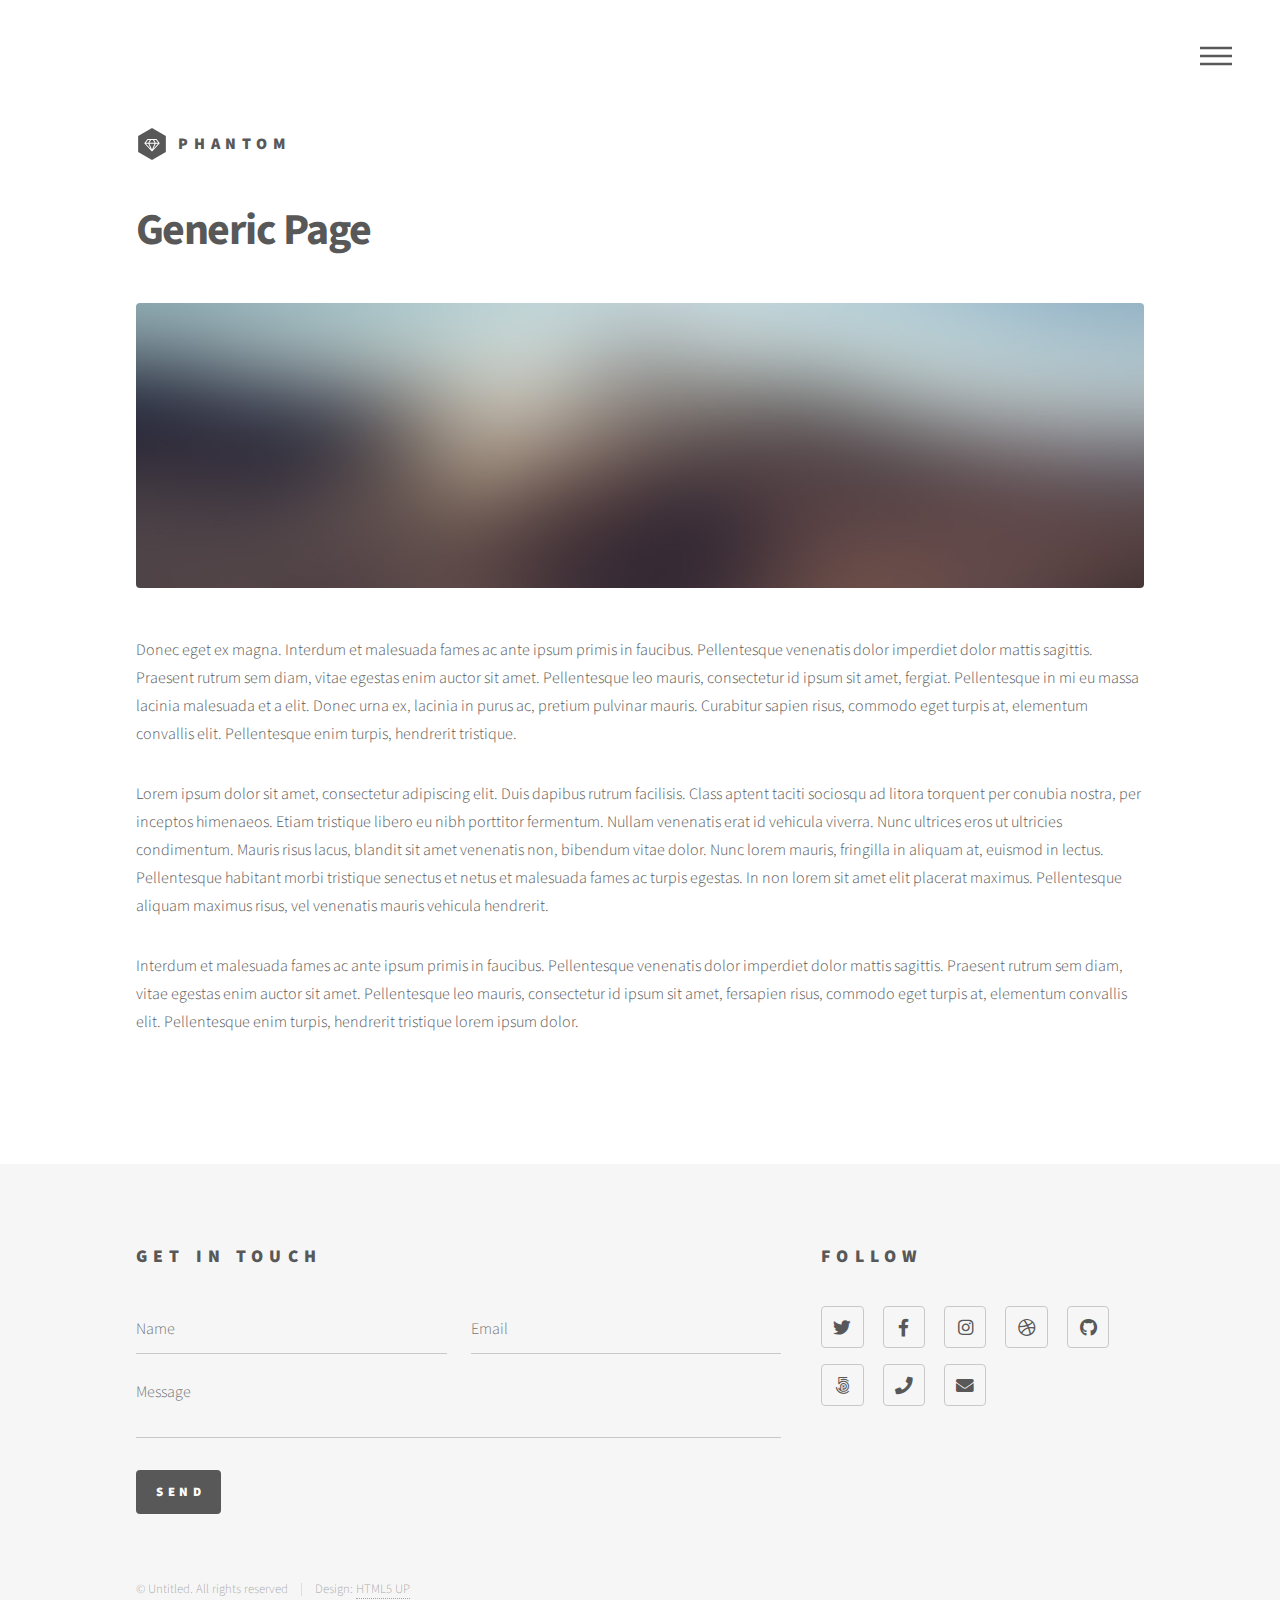
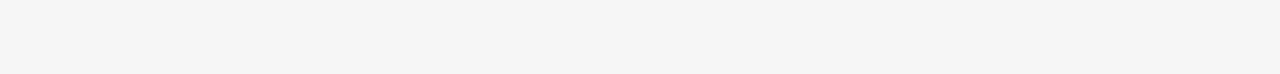
<file: webpage/generic.html>
<!DOCTYPE HTML>
<!--
	Phantom by HTML5 UP
	html5up.net | @ajlkn
	Free for personal and commercial use under the CCA 3.0 license (html5up.net/license)
-->
<html>
	<head>
		<title>Generic - Phantom by HTML5 UP</title>
		<meta charset="utf-8" />
		<meta name="viewport" content="width=device-width, initial-scale=1, user-scalable=no" />
		<link rel="stylesheet" href="assets/css/main.css" />
		<noscript><link rel="stylesheet" href="assets/css/noscript.css" /></noscript>
	</head>
	<body class="is-preload">
		<!-- Wrapper -->
			<div id="wrapper">

				<!-- Header -->
					<header id="header">
						<div class="inner">

							<!-- Logo -->
								<a href="index.html" class="logo">
									<span class="symbol"><img src="images/logo.svg" alt="" /></span><span class="title">Phantom</span>
								</a>

							<!-- Nav -->
								<nav>
									<ul>
										<li><a href="#menu">Menu</a></li>
									</ul>
								</nav>

						</div>
					</header>

				<!-- Menu -->
					<nav id="menu">
						<h2>Menu</h2>
						<ul>
							<li><a href="index.html">Home</a></li>
							<li><a href="generic.html">Ipsum veroeros</a></li>
							<li><a href="generic.html">Tempus etiam</a></li>
							<li><a href="generic.html">Consequat dolor</a></li>
							<li><a href="elements.html">Elements</a></li>
						</ul>
					</nav>

				<!-- Main -->
					<div id="main">
						<div class="inner">
							<h1>Generic Page</h1>
							<span class="image main"><img src="images/pic13.jpg" alt="" /></span>
							<p>Donec eget ex magna. Interdum et malesuada fames ac ante ipsum primis in faucibus. Pellentesque venenatis dolor imperdiet dolor mattis sagittis. Praesent rutrum sem diam, vitae egestas enim auctor sit amet. Pellentesque leo mauris, consectetur id ipsum sit amet, fergiat. Pellentesque in mi eu massa lacinia malesuada et a elit. Donec urna ex, lacinia in purus ac, pretium pulvinar mauris. Curabitur sapien risus, commodo eget turpis at, elementum convallis elit. Pellentesque enim turpis, hendrerit tristique.</p>
							<p>Lorem ipsum dolor sit amet, consectetur adipiscing elit. Duis dapibus rutrum facilisis. Class aptent taciti sociosqu ad litora torquent per conubia nostra, per inceptos himenaeos. Etiam tristique libero eu nibh porttitor fermentum. Nullam venenatis erat id vehicula viverra. Nunc ultrices eros ut ultricies condimentum. Mauris risus lacus, blandit sit amet venenatis non, bibendum vitae dolor. Nunc lorem mauris, fringilla in aliquam at, euismod in lectus. Pellentesque habitant morbi tristique senectus et netus et malesuada fames ac turpis egestas. In non lorem sit amet elit placerat maximus. Pellentesque aliquam maximus risus, vel venenatis mauris vehicula hendrerit.</p>
							<p>Interdum et malesuada fames ac ante ipsum primis in faucibus. Pellentesque venenatis dolor imperdiet dolor mattis sagittis. Praesent rutrum sem diam, vitae egestas enim auctor sit amet. Pellentesque leo mauris, consectetur id ipsum sit amet, fersapien risus, commodo eget turpis at, elementum convallis elit. Pellentesque enim turpis, hendrerit tristique lorem ipsum dolor.</p>
						</div>
					</div>

				<!-- Footer -->
					<footer id="footer">
						<div class="inner">
							<section>
								<h2>Get in touch</h2>
								<form method="post" action="#">
									<div class="fields">
										<div class="field half">
											<input type="text" name="name" id="name" placeholder="Name" />
										</div>
										<div class="field half">
											<input type="email" name="email" id="email" placeholder="Email" />
										</div>
										<div class="field">
											<textarea name="message" id="message" placeholder="Message"></textarea>
										</div>
									</div>
									<ul class="actions">
										<li><input type="submit" value="Send" class="primary" /></li>
									</ul>
								</form>
							</section>
							<section>
								<h2>Follow</h2>
								<ul class="icons">
									<li><a href="#" class="icon brands style2 fa-twitter"><span class="label">Twitter</span></a></li>
									<li><a href="#" class="icon brands style2 fa-facebook-f"><span class="label">Facebook</span></a></li>
									<li><a href="#" class="icon brands style2 fa-instagram"><span class="label">Instagram</span></a></li>
									<li><a href="#" class="icon brands style2 fa-dribbble"><span class="label">Dribbble</span></a></li>
									<li><a href="#" class="icon brands style2 fa-github"><span class="label">GitHub</span></a></li>
									<li><a href="#" class="icon brands style2 fa-500px"><span class="label">500px</span></a></li>
									<li><a href="#" class="icon solid style2 fa-phone"><span class="label">Phone</span></a></li>
									<li><a href="#" class="icon solid style2 fa-envelope"><span class="label">Email</span></a></li>
								</ul>
							</section>
							<ul class="copyright">
								<li>&copy; Untitled. All rights reserved</li><li>Design: <a href="http://html5up.net">HTML5 UP</a></li>
							</ul>
						</div>
					</footer>

			</div>

		<!-- Scripts -->
			<script src="assets/js/jquery.min.js"></script>
			<script src="assets/js/browser.min.js"></script>
			<script src="assets/js/breakpoints.min.js"></script>
			<script src="assets/js/util.js"></script>
			<script src="assets/js/main.js"></script>

	</body>
</html>
</file>
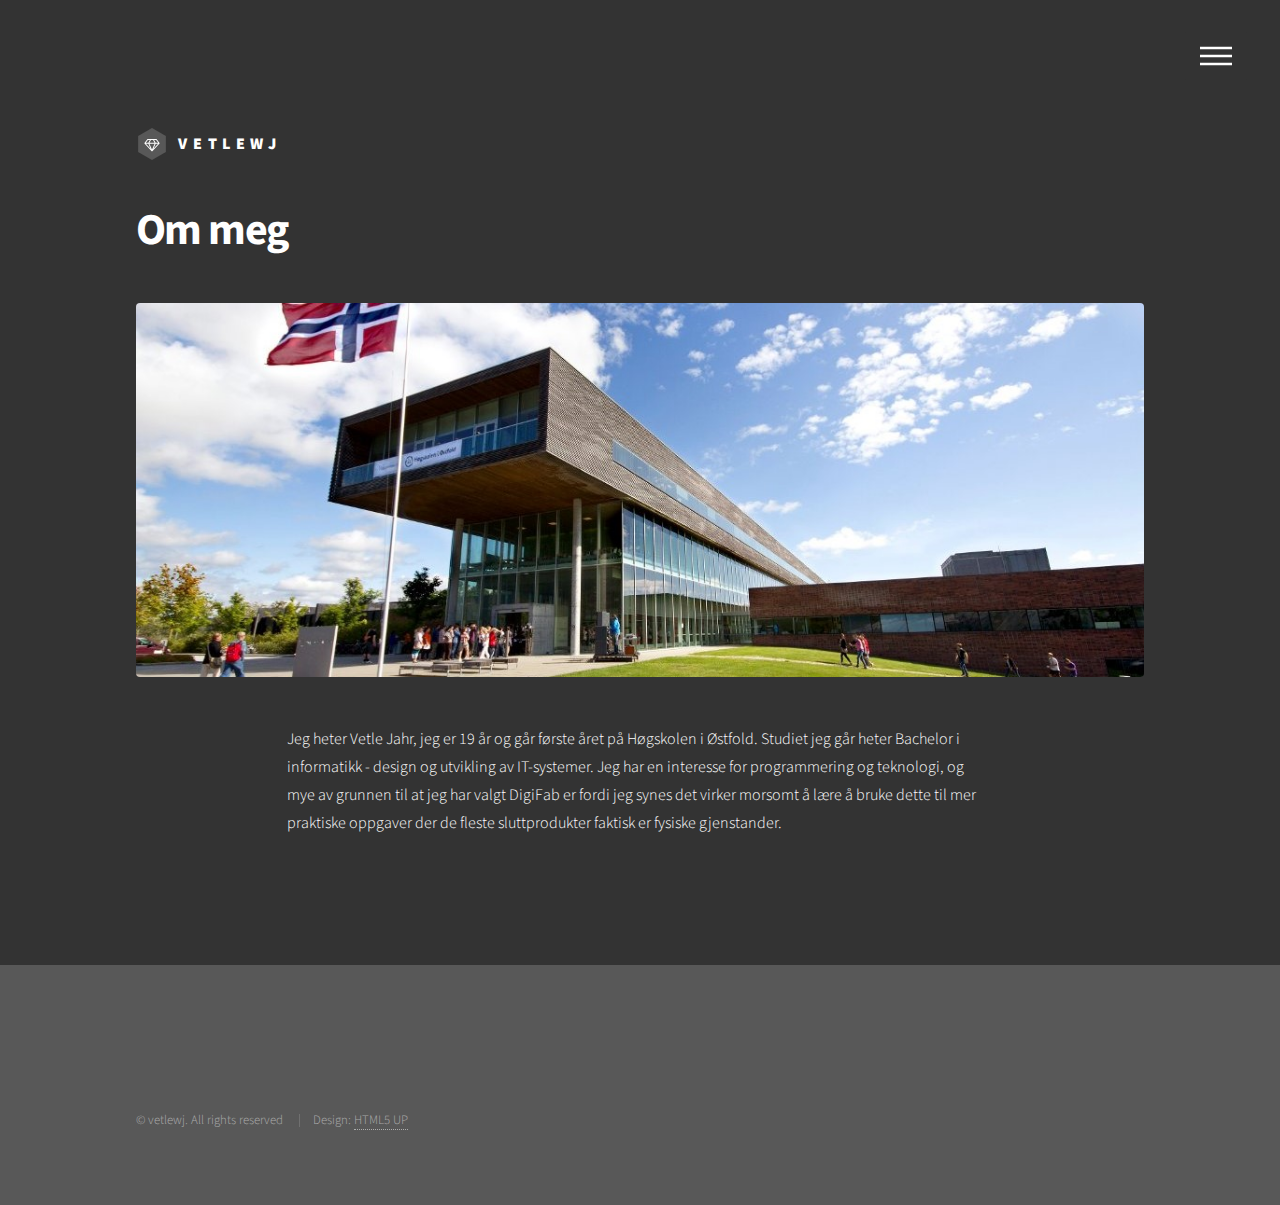
<file: docs/html/project1.html>
<!DOCTYPE html>
<!--
	Phantom by HTML5 UP
	html5up.net | @ajlkn
	Free for personal and commercial use under the CCA 3.0 license (html5up.net/license)
-->
<html>
  <head>
    <title>Om meg</title>
    <meta charset="utf-8" />
    <meta
      name="viewport"
      content="width=device-width, initial-scale=1, user-scalable=no"
    />
    <link rel="stylesheet" href="../assets/css/main.css" />
    <noscript
      ><link rel="stylesheet" href="../assets/css/noscript.css"
    /></noscript>
  </head>
  <body class="is-preload">
    <!-- Wrapper -->
    <div id="wrapper">
      <!-- Header -->
      <header id="header">
        <div class="inner">
          <!-- Logo -->
          <a href="../index.html" class="logo">
            <span class="symbol"><img src="../images/logo.svg" alt="" /></span
            ><span class="title">vetlewj</span>
          </a>

          <!-- Nav -->
          <nav>
            <ul>
              <li><a href="#menu">Meny</a></li>
            </ul>
          </nav>
        </div>
      </header>

      <!-- Menu -->
      <nav id="menu">
        <h2>Meny</h2>
        <ul>
          <li><a href="../index.html">Hjem</a></li>
          <li><a href="project1.html">Om meg</a></li>
          <li><a href="project2.html">Design for Fabrikasjon</a></li>
          <li><a href="project3.html">Elektronikk 101 og Arduino</a></li>
          <li><a href="project4.html">Raspberry Pi</a></li>
          <li><a href="project5.html">ESP32</a></li>
          <li><a href="project6.html">3D Printing</a></li>
          <li><a href="project7.html">Vinylkutting</a></li>
          <li><a href="project8.html">Avansert Elektronikk</a></li>
          <li><a href="project9.html">Laserkutting</a></li>
          <li><a href="project10.html">CNC Maskinering</a></li>
          <li><a href="project11.html">Sluttprosjekt</a></li>
        </ul>
      </nav>

      <!-- Main -->
      <div id="main">
        <div class="inner">
          <h1>Om meg</h1>
          <span class="image main"
            ><img src="../images/hiof-school.jpg" alt="Høgskolen i Østfold"
          /></span>
          <div class="main_article">
            <p>
              Jeg heter Vetle Jahr, jeg er 19 år og går første året på Høgskolen
              i Østfold. Studiet jeg går heter Bachelor i informatikk - design
              og utvikling av IT-systemer. Jeg har en interesse for
              programmering og teknologi, og mye av grunnen til at jeg har valgt
              DigiFab er fordi jeg synes det virker morsomt å lære å bruke dette
              til mer praktiske oppgaver der de fleste sluttprodukter faktisk er
              fysiske gjenstander.
            </p>
          </div>
        </div>
      </div>

      <!-- Footer -->
      <footer id="footer">
        <div class="inner">
          <ul class="copyright">
            <li>&copy; vetlewj. All rights reserved</li>
            <li>Design: <a href="http://html5up.net">HTML5 UP</a></li>
          </ul>
        </div>
      </footer>
    </div>

    <!-- Scripts -->
    <script src="../assets/js/jquery.min.js"></script>
    <script src="../assets/js/browser.min.js"></script>
    <script src="../assets/js/breakpoints.min.js"></script>
    <script src="../assets/js/util.js"></script>
    <script src="../assets/js/main.js"></script>
  </body>
</html>
</file>
<file: docs/assets/css/noscript.css>
/*
	Phantom by HTML5 UP
	html5up.net | @ajlkn
	Free for personal and commercial use under the CCA 3.0 license (html5up.net/license)
*/
/* Tiles */
body.is-preload .tiles article {
  transform: none;
  opacity: 1;
}
</file>
<file: webpage/assets/css/noscript.css>
/*
	Phantom by HTML5 UP
	html5up.net | @ajlkn
	Free for personal and commercial use under the CCA 3.0 license (html5up.net/license)
*/

/* Tiles */

	body.is-preload .tiles article {
		-moz-transform: none;
		-webkit-transform: none;
		-ms-transform: none;
		transform: none;
		opacity: 1;
	}
</file>
<file: docs/assets/css/main.css>
@import url(c:\Repos\DigiFab-2021\docs\assets\css\fontawesome-all.min.css);
@import url("https://fonts.googleapis.com/css?family=Source+Sans+Pro:300,700,900");
/*
	Phantom by HTML5 UP
	html5up.net | @ajlkn
	Free for personal and commercial use under the CCA 3.0 license (html5up.net/license)
*/
html, body, div, span, applet, object,
iframe, h1, h2, h3, h4, h5, h6, p, blockquote,
pre, a, abbr, acronym, address, big, cite,
code, del, dfn, em, img, ins, kbd, q, s, samp,
small, strike, strong, sub, sup, tt, var, b,
u, i, center, dl, dt, dd, ol, ul, li, fieldset,
form, label, legend, table, caption, tbody,
tfoot, thead, tr, th, td, article, aside,
canvas, details, embed, figure, figcaption,
footer, header, hgroup, menu, nav, output, ruby,
section, summary, time, mark, audio, video {
  margin: 0;
  padding: 0;
  border: 0;
  font-size: 100%;
  font: inherit;
  vertical-align: baseline;
}

article, aside, details, figcaption, figure,
footer, header, hgroup, menu, nav, section {
  display: block;
}

body {
  line-height: 1;
}

ol, ul {
  list-style: none;
}

blockquote, q {
  quotes: none;
}

blockquote:before, blockquote:after, q:before, q:after {
  content: '';
  content: none;
}

table {
  border-collapse: collapse;
  border-spacing: 0;
}

body {
  -webkit-text-size-adjust: none;
}

mark {
  background-color: transparent;
  color: inherit;
}

input::-moz-focus-inner {
  border: 0;
  padding: 0;
}

input, select, textarea {
  appearance: none;
}

/* Basic */

body {
  -ms-overflow-style: scrollbar;
}

@media screen and (max-width: 480px) {
  html, body {
    min-width: 320px;
  }
}

html {
  box-sizing: border-box;
}

*, *:before, *:after {
  box-sizing: inherit;
}

body {
  background: #333333;
}

body.is-preload *, body.is-preload *:before, body.is-preload *:after {
  animation: none !important;
  transition: none !important;
}

/* Type */
body, input, select, textarea {
  color: #ffffff;
  font-family: "Source Sans Pro", Helvetica, sans-serif;
  font-size: 16pt;
  font-weight: 300;
  line-height: 1.75;
}

@media screen and (max-width: 1680px) {
  body, input, select, textarea {
    font-size: 14pt;
  }
}

@media screen and (max-width: 1280px) {
  body, input, select, textarea {
    font-size: 12pt;
  }
}

a {
  transition: border-bottom-color 0.2s ease, color 0.2s ease;
  text-decoration: none;
  color: #ffffff;
  border-bottom: dotted 1px rgba(255, 255, 255, 0.5);
}

a:hover {
  border-bottom-color: transparent;
  color: #f2849e !important;
}

strong, b {
  font-weight: 900;
}

em, i {
  font-style: italic;
}

p {
  margin: 0 0 2em 0;
}

h1 {
  font-size: 2.75em;
  font-weight: 700;
  line-height: 1.3;
  margin: 0 0 1em 0;
  letter-spacing: -0.035em;
}

h1 a {
  color: inherit;
}

@media screen and (max-width: 736px) {
  h1 {
    font-size: 2em;
    margin: 0 0 1em 0;
  }
}

@media screen and (max-width: 360px) {
  h1 {
    font-size: 1.75em;
  }
}

h2, h3, h4, h5, h6 {
  font-weight: 900;
  line-height: 1.5;
  margin: 0 0 2em 0;
  text-transform: uppercase;
  letter-spacing: 0.35em;
}

h2 a, h3 a, h4 a, h5 a, h6 a {
  color: inherit;
}

h2 {
  font-size: 1.1em;
}

h3 {
  font-size: 1em;
}

h4 {
  font-size: 0.8em;
}

h5 {
  font-size: 0.8em;
}

h6 {
  font-size: 0.8em;
}

@media screen and (max-width: 980px) {
  h1 br, h2 br, h3 br, h4 br, h5 br, h6 br {
    display: none;
  }
}

@media screen and (max-width: 736px) {
  h2 {
    font-size: 1em;
  }
  h3 {
    font-size: 0.8em;
  }
}

sub {
  font-size: 0.8em;
  position: relative;
  top: 0.5em;
}

sup {
  font-size: 0.8em;
  position: relative;
  top: -0.5em;
}

blockquote {
  border-left: solid 4px #c9c9c9;
  font-style: italic;
  margin: 0 0 2em 0;
  padding: 0.5em 0 0.5em 2em;
}

code {
  background: rgba(144, 144, 144, 0.075);
  border-radius: 4px;
  border: solid 1px #c9c9c9;
  font-family: "Courier New", monospace;
  font-size: 0.9em;
  margin: 0 0.25em;
  padding: 0.25em 0.65em;
}

pre {
  -webkit-overflow-scrolling: touch;
  font-family: "Courier New", monospace;
  font-size: 0.9em;
  margin: 0 0 2em 0;
}

pre code {
  display: block;
  line-height: 1.75;
  padding: 1em 1.5em;
  overflow-x: auto;
}

hr {
  border: 0;
  border-bottom: solid 1px #c9c9c9;
  margin: 2em 0;
}

hr.major {
  margin: 3em 0;
}

.align-left {
  text-align: left;
}

.align-center {
  text-align: center;
}

.align-right {
  text-align: right;
}

/* Row */
.row {
  display: flex;
  flex-wrap: wrap;
  box-sizing: border-box;
  align-items: stretch;
}

.row > * {
  box-sizing: border-box;
}

.row.gtr-uniform > * > :last-child {
  margin-bottom: 0;
}

.row.aln-left {
  justify-content: flex-start;
}

.row.aln-center {
  justify-content: center;
}

.row.aln-right {
  justify-content: flex-end;
}

.row.aln-top {
  align-items: flex-start;
}

.row.aln-middle {
  align-items: center;
}

.row.aln-bottom {
  align-items: flex-end;
}

.row > .imp {
  order: -1;
}

.row > .col-1 {
  width: 8.33333%;
}

.row > .off-1 {
  margin-left: 8.33333%;
}

.row > .col-2 {
  width: 16.66667%;
}

.row > .off-2 {
  margin-left: 16.66667%;
}

.row > .col-3 {
  width: 25%;
}

.row > .off-3 {
  margin-left: 25%;
}

.row > .col-4 {
  width: 33.33333%;
}

.row > .off-4 {
  margin-left: 33.33333%;
}

.row > .col-5 {
  width: 41.66667%;
}

.row > .off-5 {
  margin-left: 41.66667%;
}

.row > .col-6 {
  width: 50%;
}

.row > .off-6 {
  margin-left: 50%;
}

.row > .col-7 {
  width: 58.33333%;
}

.row > .off-7 {
  margin-left: 58.33333%;
}

.row > .col-8 {
  width: 66.66667%;
}

.row > .off-8 {
  margin-left: 66.66667%;
}

.row > .col-9 {
  width: 75%;
}

.row > .off-9 {
  margin-left: 75%;
}

.row > .col-10 {
  width: 83.33333%;
}

.row > .off-10 {
  margin-left: 83.33333%;
}

.row > .col-11 {
  width: 91.66667%;
}

.row > .off-11 {
  margin-left: 91.66667%;
}

.row > .col-12 {
  width: 100%;
}

.row > .off-12 {
  margin-left: 100%;
}

.row.gtr-0 {
  margin-top: 0;
  margin-left: 0em;
}

.row.gtr-0 > * {
  padding: 0 0 0 0em;
}

.row.gtr-0.gtr-uniform {
  margin-top: 0em;
}

.row.gtr-0.gtr-uniform > * {
  padding-top: 0em;
}

.row.gtr-25 {
  margin-top: 0;
  margin-left: -0.5em;
}

.row.gtr-25 > * {
  padding: 0 0 0 0.5em;
}

.row.gtr-25.gtr-uniform {
  margin-top: -0.5em;
}

.row.gtr-25.gtr-uniform > * {
  padding-top: 0.5em;
}

.row.gtr-50 {
  margin-top: 0;
  margin-left: -1em;
}

.row.gtr-50 > * {
  padding: 0 0 0 1em;
}

.row.gtr-50.gtr-uniform {
  margin-top: -1em;
}

.row.gtr-50.gtr-uniform > * {
  padding-top: 1em;
}

.row {
  margin-top: 0;
  margin-left: -2em;
}

.row > * {
  padding: 0 0 0 2em;
}

.row.gtr-uniform {
  margin-top: -2em;
}

.row.gtr-uniform > * {
  padding-top: 2em;
}

.row.gtr-150 {
  margin-top: 0;
  margin-left: -3em;
}

.row.gtr-150 > * {
  padding: 0 0 0 3em;
}

.row.gtr-150.gtr-uniform {
  margin-top: -3em;
}

.row.gtr-150.gtr-uniform > * {
  padding-top: 3em;
}

.row.gtr-200 {
  margin-top: 0;
  margin-left: -4em;
}

.row.gtr-200 > * {
  padding: 0 0 0 4em;
}

.row.gtr-200.gtr-uniform {
  margin-top: -4em;
}

.row.gtr-200.gtr-uniform > * {
  padding-top: 4em;
}

@media screen and (max-width: 1680px) {
  .row {
    display: flex;
    flex-wrap: wrap;
    box-sizing: border-box;
    align-items: stretch;
  }
  .row > * {
    box-sizing: border-box;
  }
  .row.gtr-uniform > * > :last-child {
    margin-bottom: 0;
  }
  .row.aln-left {
    justify-content: flex-start;
  }
  .row.aln-center {
    justify-content: center;
  }
  .row.aln-right {
    justify-content: flex-end;
  }
  .row.aln-top {
    align-items: flex-start;
  }
  .row.aln-middle {
    align-items: center;
  }
  .row.aln-bottom {
    align-items: flex-end;
  }
  .row > .imp-xlarge {
    order: -1;
  }
  .row > .col-1-xlarge {
    width: 8.33333%;
  }
  .row > .off-1-xlarge {
    margin-left: 8.33333%;
  }
  .row > .col-2-xlarge {
    width: 16.66667%;
  }
  .row > .off-2-xlarge {
    margin-left: 16.66667%;
  }
  .row > .col-3-xlarge {
    width: 25%;
  }
  .row > .off-3-xlarge {
    margin-left: 25%;
  }
  .row > .col-4-xlarge {
    width: 33.33333%;
  }
  .row > .off-4-xlarge {
    margin-left: 33.33333%;
  }
  .row > .col-5-xlarge {
    width: 41.66667%;
  }
  .row > .off-5-xlarge {
    margin-left: 41.66667%;
  }
  .row > .col-6-xlarge {
    width: 50%;
  }
  .row > .off-6-xlarge {
    margin-left: 50%;
  }
  .row > .col-7-xlarge {
    width: 58.33333%;
  }
  .row > .off-7-xlarge {
    margin-left: 58.33333%;
  }
  .row > .col-8-xlarge {
    width: 66.66667%;
  }
  .row > .off-8-xlarge {
    margin-left: 66.66667%;
  }
  .row > .col-9-xlarge {
    width: 75%;
  }
  .row > .off-9-xlarge {
    margin-left: 75%;
  }
  .row > .col-10-xlarge {
    width: 83.33333%;
  }
  .row > .off-10-xlarge {
    margin-left: 83.33333%;
  }
  .row > .col-11-xlarge {
    width: 91.66667%;
  }
  .row > .off-11-xlarge {
    margin-left: 91.66667%;
  }
  .row > .col-12-xlarge {
    width: 100%;
  }
  .row > .off-12-xlarge {
    margin-left: 100%;
  }
  .row.gtr-0 {
    margin-top: 0;
    margin-left: 0em;
  }
  .row.gtr-0 > * {
    padding: 0 0 0 0em;
  }
  .row.gtr-0.gtr-uniform {
    margin-top: 0em;
  }
  .row.gtr-0.gtr-uniform > * {
    padding-top: 0em;
  }
  .row.gtr-25 {
    margin-top: 0;
    margin-left: -0.5em;
  }
  .row.gtr-25 > * {
    padding: 0 0 0 0.5em;
  }
  .row.gtr-25.gtr-uniform {
    margin-top: -0.5em;
  }
  .row.gtr-25.gtr-uniform > * {
    padding-top: 0.5em;
  }
  .row.gtr-50 {
    margin-top: 0;
    margin-left: -1em;
  }
  .row.gtr-50 > * {
    padding: 0 0 0 1em;
  }
  .row.gtr-50.gtr-uniform {
    margin-top: -1em;
  }
  .row.gtr-50.gtr-uniform > * {
    padding-top: 1em;
  }
  .row {
    margin-top: 0;
    margin-left: -2em;
  }
  .row > * {
    padding: 0 0 0 2em;
  }
  .row.gtr-uniform {
    margin-top: -2em;
  }
  .row.gtr-uniform > * {
    padding-top: 2em;
  }
  .row.gtr-150 {
    margin-top: 0;
    margin-left: -3em;
  }
  .row.gtr-150 > * {
    padding: 0 0 0 3em;
  }
  .row.gtr-150.gtr-uniform {
    margin-top: -3em;
  }
  .row.gtr-150.gtr-uniform > * {
    padding-top: 3em;
  }
  .row.gtr-200 {
    margin-top: 0;
    margin-left: -4em;
  }
  .row.gtr-200 > * {
    padding: 0 0 0 4em;
  }
  .row.gtr-200.gtr-uniform {
    margin-top: -4em;
  }
  .row.gtr-200.gtr-uniform > * {
    padding-top: 4em;
  }
}

@media screen and (max-width: 1280px) {
  .row {
    display: flex;
    flex-wrap: wrap;
    box-sizing: border-box;
    align-items: stretch;
  }
  .row > * {
    box-sizing: border-box;
  }
  .row.gtr-uniform > * > :last-child {
    margin-bottom: 0;
  }
  .row.aln-left {
    justify-content: flex-start;
  }
  .row.aln-center {
    justify-content: center;
  }
  .row.aln-right {
    justify-content: flex-end;
  }
  .row.aln-top {
    align-items: flex-start;
  }
  .row.aln-middle {
    align-items: center;
  }
  .row.aln-bottom {
    align-items: flex-end;
  }
  .row > .imp-large {
    order: -1;
  }
  .row > .col-1-large {
    width: 8.33333%;
  }
  .row > .off-1-large {
    margin-left: 8.33333%;
  }
  .row > .col-2-large {
    width: 16.66667%;
  }
  .row > .off-2-large {
    margin-left: 16.66667%;
  }
  .row > .col-3-large {
    width: 25%;
  }
  .row > .off-3-large {
    margin-left: 25%;
  }
  .row > .col-4-large {
    width: 33.33333%;
  }
  .row > .off-4-large {
    margin-left: 33.33333%;
  }
  .row > .col-5-large {
    width: 41.66667%;
  }
  .row > .off-5-large {
    margin-left: 41.66667%;
  }
  .row > .col-6-large {
    width: 50%;
  }
  .row > .off-6-large {
    margin-left: 50%;
  }
  .row > .col-7-large {
    width: 58.33333%;
  }
  .row > .off-7-large {
    margin-left: 58.33333%;
  }
  .row > .col-8-large {
    width: 66.66667%;
  }
  .row > .off-8-large {
    margin-left: 66.66667%;
  }
  .row > .col-9-large {
    width: 75%;
  }
  .row > .off-9-large {
    margin-left: 75%;
  }
  .row > .col-10-large {
    width: 83.33333%;
  }
  .row > .off-10-large {
    margin-left: 83.33333%;
  }
  .row > .col-11-large {
    width: 91.66667%;
  }
  .row > .off-11-large {
    margin-left: 91.66667%;
  }
  .row > .col-12-large {
    width: 100%;
  }
  .row > .off-12-large {
    margin-left: 100%;
  }
  .row.gtr-0 {
    margin-top: 0;
    margin-left: 0em;
  }
  .row.gtr-0 > * {
    padding: 0 0 0 0em;
  }
  .row.gtr-0.gtr-uniform {
    margin-top: 0em;
  }
  .row.gtr-0.gtr-uniform > * {
    padding-top: 0em;
  }
  .row.gtr-25 {
    margin-top: 0;
    margin-left: -0.5em;
  }
  .row.gtr-25 > * {
    padding: 0 0 0 0.5em;
  }
  .row.gtr-25.gtr-uniform {
    margin-top: -0.5em;
  }
  .row.gtr-25.gtr-uniform > * {
    padding-top: 0.5em;
  }
  .row.gtr-50 {
    margin-top: 0;
    margin-left: -1em;
  }
  .row.gtr-50 > * {
    padding: 0 0 0 1em;
  }
  .row.gtr-50.gtr-uniform {
    margin-top: -1em;
  }
  .row.gtr-50.gtr-uniform > * {
    padding-top: 1em;
  }
  .row {
    margin-top: 0;
    margin-left: -2em;
  }
  .row > * {
    padding: 0 0 0 2em;
  }
  .row.gtr-uniform {
    margin-top: -2em;
  }
  .row.gtr-uniform > * {
    padding-top: 2em;
  }
  .row.gtr-150 {
    margin-top: 0;
    margin-left: -3em;
  }
  .row.gtr-150 > * {
    padding: 0 0 0 3em;
  }
  .row.gtr-150.gtr-uniform {
    margin-top: -3em;
  }
  .row.gtr-150.gtr-uniform > * {
    padding-top: 3em;
  }
  .row.gtr-200 {
    margin-top: 0;
    margin-left: -4em;
  }
  .row.gtr-200 > * {
    padding: 0 0 0 4em;
  }
  .row.gtr-200.gtr-uniform {
    margin-top: -4em;
  }
  .row.gtr-200.gtr-uniform > * {
    padding-top: 4em;
  }
}

@media screen and (max-width: 980px) {
  .row {
    display: flex;
    flex-wrap: wrap;
    box-sizing: border-box;
    align-items: stretch;
  }
  .row > * {
    box-sizing: border-box;
  }
  .row.gtr-uniform > * > :last-child {
    margin-bottom: 0;
  }
  .row.aln-left {
    justify-content: flex-start;
  }
  .row.aln-center {
    justify-content: center;
  }
  .row.aln-right {
    justify-content: flex-end;
  }
  .row.aln-top {
    align-items: flex-start;
  }
  .row.aln-middle {
    align-items: center;
  }
  .row.aln-bottom {
    align-items: flex-end;
  }
  .row > .imp-medium {
    order: -1;
  }
  .row > .col-1-medium {
    width: 8.33333%;
  }
  .row > .off-1-medium {
    margin-left: 8.33333%;
  }
  .row > .col-2-medium {
    width: 16.66667%;
  }
  .row > .off-2-medium {
    margin-left: 16.66667%;
  }
  .row > .col-3-medium {
    width: 25%;
  }
  .row > .off-3-medium {
    margin-left: 25%;
  }
  .row > .col-4-medium {
    width: 33.33333%;
  }
  .row > .off-4-medium {
    margin-left: 33.33333%;
  }
  .row > .col-5-medium {
    width: 41.66667%;
  }
  .row > .off-5-medium {
    margin-left: 41.66667%;
  }
  .row > .col-6-medium {
    width: 50%;
  }
  .row > .off-6-medium {
    margin-left: 50%;
  }
  .row > .col-7-medium {
    width: 58.33333%;
  }
  .row > .off-7-medium {
    margin-left: 58.33333%;
  }
  .row > .col-8-medium {
    width: 66.66667%;
  }
  .row > .off-8-medium {
    margin-left: 66.66667%;
  }
  .row > .col-9-medium {
    width: 75%;
  }
  .row > .off-9-medium {
    margin-left: 75%;
  }
  .row > .col-10-medium {
    width: 83.33333%;
  }
  .row > .off-10-medium {
    margin-left: 83.33333%;
  }
  .row > .col-11-medium {
    width: 91.66667%;
  }
  .row > .off-11-medium {
    margin-left: 91.66667%;
  }
  .row > .col-12-medium {
    width: 100%;
  }
  .row > .off-12-medium {
    margin-left: 100%;
  }
  .row.gtr-0 {
    margin-top: 0;
    margin-left: 0em;
  }
  .row.gtr-0 > * {
    padding: 0 0 0 0em;
  }
  .row.gtr-0.gtr-uniform {
    margin-top: 0em;
  }
  .row.gtr-0.gtr-uniform > * {
    padding-top: 0em;
  }
  .row.gtr-25 {
    margin-top: 0;
    margin-left: -0.375em;
  }
  .row.gtr-25 > * {
    padding: 0 0 0 0.375em;
  }
  .row.gtr-25.gtr-uniform {
    margin-top: -0.375em;
  }
  .row.gtr-25.gtr-uniform > * {
    padding-top: 0.375em;
  }
  .row.gtr-50 {
    margin-top: 0;
    margin-left: -0.75em;
  }
  .row.gtr-50 > * {
    padding: 0 0 0 0.75em;
  }
  .row.gtr-50.gtr-uniform {
    margin-top: -0.75em;
  }
  .row.gtr-50.gtr-uniform > * {
    padding-top: 0.75em;
  }
  .row {
    margin-top: 0;
    margin-left: -1.5em;
  }
  .row > * {
    padding: 0 0 0 1.5em;
  }
  .row.gtr-uniform {
    margin-top: -1.5em;
  }
  .row.gtr-uniform > * {
    padding-top: 1.5em;
  }
  .row.gtr-150 {
    margin-top: 0;
    margin-left: -2.25em;
  }
  .row.gtr-150 > * {
    padding: 0 0 0 2.25em;
  }
  .row.gtr-150.gtr-uniform {
    margin-top: -2.25em;
  }
  .row.gtr-150.gtr-uniform > * {
    padding-top: 2.25em;
  }
  .row.gtr-200 {
    margin-top: 0;
    margin-left: -3em;
  }
  .row.gtr-200 > * {
    padding: 0 0 0 3em;
  }
  .row.gtr-200.gtr-uniform {
    margin-top: -3em;
  }
  .row.gtr-200.gtr-uniform > * {
    padding-top: 3em;
  }
}

@media screen and (max-width: 736px) {
  .row {
    display: flex;
    flex-wrap: wrap;
    box-sizing: border-box;
    align-items: stretch;
  }
  .row > * {
    box-sizing: border-box;
  }
  .row.gtr-uniform > * > :last-child {
    margin-bottom: 0;
  }
  .row.aln-left {
    justify-content: flex-start;
  }
  .row.aln-center {
    justify-content: center;
  }
  .row.aln-right {
    justify-content: flex-end;
  }
  .row.aln-top {
    align-items: flex-start;
  }
  .row.aln-middle {
    align-items: center;
  }
  .row.aln-bottom {
    align-items: flex-end;
  }
  .row > .imp-small {
    order: -1;
  }
  .row > .col-1-small {
    width: 8.33333%;
  }
  .row > .off-1-small {
    margin-left: 8.33333%;
  }
  .row > .col-2-small {
    width: 16.66667%;
  }
  .row > .off-2-small {
    margin-left: 16.66667%;
  }
  .row > .col-3-small {
    width: 25%;
  }
  .row > .off-3-small {
    margin-left: 25%;
  }
  .row > .col-4-small {
    width: 33.33333%;
  }
  .row > .off-4-small {
    margin-left: 33.33333%;
  }
  .row > .col-5-small {
    width: 41.66667%;
  }
  .row > .off-5-small {
    margin-left: 41.66667%;
  }
  .row > .col-6-small {
    width: 50%;
  }
  .row > .off-6-small {
    margin-left: 50%;
  }
  .row > .col-7-small {
    width: 58.33333%;
  }
  .row > .off-7-small {
    margin-left: 58.33333%;
  }
  .row > .col-8-small {
    width: 66.66667%;
  }
  .row > .off-8-small {
    margin-left: 66.66667%;
  }
  .row > .col-9-small {
    width: 75%;
  }
  .row > .off-9-small {
    margin-left: 75%;
  }
  .row > .col-10-small {
    width: 83.33333%;
  }
  .row > .off-10-small {
    margin-left: 83.33333%;
  }
  .row > .col-11-small {
    width: 91.66667%;
  }
  .row > .off-11-small {
    margin-left: 91.66667%;
  }
  .row > .col-12-small {
    width: 100%;
  }
  .row > .off-12-small {
    margin-left: 100%;
  }
  .row.gtr-0 {
    margin-top: 0;
    margin-left: 0em;
  }
  .row.gtr-0 > * {
    padding: 0 0 0 0em;
  }
  .row.gtr-0.gtr-uniform {
    margin-top: 0em;
  }
  .row.gtr-0.gtr-uniform > * {
    padding-top: 0em;
  }
  .row.gtr-25 {
    margin-top: 0;
    margin-left: -0.25em;
  }
  .row.gtr-25 > * {
    padding: 0 0 0 0.25em;
  }
  .row.gtr-25.gtr-uniform {
    margin-top: -0.25em;
  }
  .row.gtr-25.gtr-uniform > * {
    padding-top: 0.25em;
  }
  .row.gtr-50 {
    margin-top: 0;
    margin-left: -0.5em;
  }
  .row.gtr-50 > * {
    padding: 0 0 0 0.5em;
  }
  .row.gtr-50.gtr-uniform {
    margin-top: -0.5em;
  }
  .row.gtr-50.gtr-uniform > * {
    padding-top: 0.5em;
  }
  .row {
    margin-top: 0;
    margin-left: -1em;
  }
  .row > * {
    padding: 0 0 0 1em;
  }
  .row.gtr-uniform {
    margin-top: -1em;
  }
  .row.gtr-uniform > * {
    padding-top: 1em;
  }
  .row.gtr-150 {
    margin-top: 0;
    margin-left: -1.5em;
  }
  .row.gtr-150 > * {
    padding: 0 0 0 1.5em;
  }
  .row.gtr-150.gtr-uniform {
    margin-top: -1.5em;
  }
  .row.gtr-150.gtr-uniform > * {
    padding-top: 1.5em;
  }
  .row.gtr-200 {
    margin-top: 0;
    margin-left: -2em;
  }
  .row.gtr-200 > * {
    padding: 0 0 0 2em;
  }
  .row.gtr-200.gtr-uniform {
    margin-top: -2em;
  }
  .row.gtr-200.gtr-uniform > * {
    padding-top: 2em;
  }
}

@media screen and (max-width: 480px) {
  .row {
    display: flex;
    flex-wrap: wrap;
    box-sizing: border-box;
    align-items: stretch;
  }
  .row > * {
    box-sizing: border-box;
  }
  .row.gtr-uniform > * > :last-child {
    margin-bottom: 0;
  }
  .row.aln-left {
    justify-content: flex-start;
  }
  .row.aln-center {
    justify-content: center;
  }
  .row.aln-right {
    justify-content: flex-end;
  }
  .row.aln-top {
    align-items: flex-start;
  }
  .row.aln-middle {
    align-items: center;
  }
  .row.aln-bottom {
    align-items: flex-end;
  }
  .row > .imp-xsmall {
    order: -1;
  }
  .row > .col-1-xsmall {
    width: 8.33333%;
  }
  .row > .off-1-xsmall {
    margin-left: 8.33333%;
  }
  .row > .col-2-xsmall {
    width: 16.66667%;
  }
  .row > .off-2-xsmall {
    margin-left: 16.66667%;
  }
  .row > .col-3-xsmall {
    width: 25%;
  }
  .row > .off-3-xsmall {
    margin-left: 25%;
  }
  .row > .col-4-xsmall {
    width: 33.33333%;
  }
  .row > .off-4-xsmall {
    margin-left: 33.33333%;
  }
  .row > .col-5-xsmall {
    width: 41.66667%;
  }
  .row > .off-5-xsmall {
    margin-left: 41.66667%;
  }
  .row > .col-6-xsmall {
    width: 50%;
  }
  .row > .off-6-xsmall {
    margin-left: 50%;
  }
  .row > .col-7-xsmall {
    width: 58.33333%;
  }
  .row > .off-7-xsmall {
    margin-left: 58.33333%;
  }
  .row > .col-8-xsmall {
    width: 66.66667%;
  }
  .row > .off-8-xsmall {
    margin-left: 66.66667%;
  }
  .row > .col-9-xsmall {
    width: 75%;
  }
  .row > .off-9-xsmall {
    margin-left: 75%;
  }
  .row > .col-10-xsmall {
    width: 83.33333%;
  }
  .row > .off-10-xsmall {
    margin-left: 83.33333%;
  }
  .row > .col-11-xsmall {
    width: 91.66667%;
  }
  .row > .off-11-xsmall {
    margin-left: 91.66667%;
  }
  .row > .col-12-xsmall {
    width: 100%;
  }
  .row > .off-12-xsmall {
    margin-left: 100%;
  }
  .row.gtr-0 {
    margin-top: 0;
    margin-left: 0em;
  }
  .row.gtr-0 > * {
    padding: 0 0 0 0em;
  }
  .row.gtr-0.gtr-uniform {
    margin-top: 0em;
  }
  .row.gtr-0.gtr-uniform > * {
    padding-top: 0em;
  }
  .row.gtr-25 {
    margin-top: 0;
    margin-left: -0.25em;
  }
  .row.gtr-25 > * {
    padding: 0 0 0 0.25em;
  }
  .row.gtr-25.gtr-uniform {
    margin-top: -0.25em;
  }
  .row.gtr-25.gtr-uniform > * {
    padding-top: 0.25em;
  }
  .row.gtr-50 {
    margin-top: 0;
    margin-left: -0.5em;
  }
  .row.gtr-50 > * {
    padding: 0 0 0 0.5em;
  }
  .row.gtr-50.gtr-uniform {
    margin-top: -0.5em;
  }
  .row.gtr-50.gtr-uniform > * {
    padding-top: 0.5em;
  }
  .row {
    margin-top: 0;
    margin-left: -1em;
  }
  .row > * {
    padding: 0 0 0 1em;
  }
  .row.gtr-uniform {
    margin-top: -1em;
  }
  .row.gtr-uniform > * {
    padding-top: 1em;
  }
  .row.gtr-150 {
    margin-top: 0;
    margin-left: -1.5em;
  }
  .row.gtr-150 > * {
    padding: 0 0 0 1.5em;
  }
  .row.gtr-150.gtr-uniform {
    margin-top: -1.5em;
  }
  .row.gtr-150.gtr-uniform > * {
    padding-top: 1.5em;
  }
  .row.gtr-200 {
    margin-top: 0;
    margin-left: -2em;
  }
  .row.gtr-200 > * {
    padding: 0 0 0 2em;
  }
  .row.gtr-200.gtr-uniform {
    margin-top: -2em;
  }
  .row.gtr-200.gtr-uniform > * {
    padding-top: 2em;
  }
}

/* Section/Article */
section.special, article.special {
  text-align: center;
}

header p {
  margin-top: -1em;
}

@media screen and (max-width: 736px) {
  header p {
    margin-top: 0;
  }
}

/* Icon */
.icon {
  text-decoration: none;
  border-bottom: none;
  position: relative;
}

.icon:before {
  -moz-osx-font-smoothing: grayscale;
  -webkit-font-smoothing: antialiased;
  display: inline-block;
  font-style: normal;
  font-variant: normal;
  text-rendering: auto;
  line-height: 1;
  text-transform: none !important;
  font-family: 'Font Awesome 5 Free';
  font-weight: 400;
}

.icon > .label {
  display: none;
}

.icon:before {
  line-height: inherit;
}

.icon.solid:before {
  font-weight: 900;
}

.icon.brands:before {
  font-family: 'Font Awesome 5 Brands';
}

.icon.style2 {
  transition: background-color 0.2s ease-in-out, color 0.2s ease-in-out, border-color 0.2s ease-in-out;
  background-color: transparent;
  border: solid 1px #c9c9c9;
  border-radius: 4px;
  width: 2.65em;
  height: 2.65em;
  display: inline-block;
  text-align: center;
  line-height: 2.65em;
  color: inherit;
}

.icon.style2:before {
  font-size: 1.1em;
}

.icon.style2:hover {
  color: #f2849e;
  border-color: #f2849e;
}

.icon.style2:active {
  background-color: rgba(242, 132, 158, 0.1);
}

/* List */
ol {
  list-style: decimal;
  margin: 0 0 2em 0;
  padding-left: 1.25em;
}

ol li {
  padding-left: 0.25em;
}

ul {
  list-style: disc;
  margin: 0 0 2em 0;
  padding-left: 1em;
}

ul li {
  padding-left: 0.5em;
}

ul.alt {
  list-style: none;
  padding-left: 0;
}

ul.alt li {
  border-top: solid 1px #c9c9c9;
  padding: 0.5em 0;
}

ul.alt li:first-child {
  border-top: 0;
  padding-top: 0;
}

dl {
  margin: 0 0 2em 0;
}

dl dt {
  display: block;
  font-weight: 900;
  margin: 0 0 1em 0;
}

dl dd {
  margin-left: 2em;
}

/* Actions */
ul.actions {
  display: -moz-flex;
  display: -ms-flex;
  display: flex;
  cursor: default;
  list-style: none;
  margin-left: -1em;
  padding-left: 0;
}

ul.actions li {
  padding: 0 0 0 1em;
  vertical-align: middle;
}

ul.actions.special {
  -moz-justify-content: center;
  -ms-justify-content: center;
  justify-content: center;
  width: 100%;
  margin-left: 0;
}

ul.actions.special li:first-child {
  padding-left: 0;
}

ul.actions.stacked {
  -moz-flex-direction: column;
  flex-direction: column;
  margin-left: 0;
}

ul.actions.stacked li {
  padding: 1.3em 0 0 0;
}

ul.actions.stacked li:first-child {
  padding-top: 0;
}

ul.actions.fit {
  width: calc(100% + 1em);
}

ul.actions.fit li {
  -moz-flex-grow: 1;
  -ms-flex-grow: 1;
  flex-grow: 1;
  -ms-flex-shrink: 1;
  flex-shrink: 1;
  width: 100%;
}

ul.actions.fit li > * {
  width: 100%;
}

ul.actions.fit.stacked {
  width: 100%;
}

@media screen and (max-width: 480px) {
  ul.actions:not(.fixed) {
    -moz-flex-direction: column;
    flex-direction: column;
    margin-left: 0;
    width: 100% !important;
  }
  ul.actions:not(.fixed) li {
    -moz-flex-grow: 1;
    -ms-flex-grow: 1;
    flex-grow: 1;
    -ms-flex-shrink: 1;
    flex-shrink: 1;
    padding: 1em 0 0 0;
    text-align: center;
    width: 100%;
  }
  ul.actions:not(.fixed) li > * {
    width: 100%;
  }
  ul.actions:not(.fixed) li:first-child {
    padding-top: 0;
  }
  ul.actions:not(.fixed) li input[type="submit"],
  ul.actions:not(.fixed) li input[type="reset"],
  ul.actions:not(.fixed) li input[type="button"],
  ul.actions:not(.fixed) li button,
  ul.actions:not(.fixed) li .button {
    width: 100%;
  }
  ul.actions:not(.fixed) li input[type="submit"].icon:before,
  ul.actions:not(.fixed) li input[type="reset"].icon:before,
  ul.actions:not(.fixed) li input[type="button"].icon:before,
  ul.actions:not(.fixed) li button.icon:before,
  ul.actions:not(.fixed) li .button.icon:before {
    margin-left: -0.5rem;
  }
}

/* Icons */
ul.icons {
  cursor: default;
  list-style: none;
  padding-left: 0;
  margin: -1em 0 2em -1em;
}

ul.icons li {
  display: inline-block;
  padding: 1em 0 0 1em;
}

/* Form */
form {
  margin: 0 0 2em 0;
  overflow-x: hidden;
}

form > :last-child {
  margin-bottom: 0;
}

form > .fields {
  display: -moz-flex;
  display: -ms-flex;
  display: flex;
  flex-wrap: wrap;
  width: calc(100% + 3em);
  margin: -1.5em 0 2em -1.5em;
}

form > .fields > .field {
  -moz-flex-grow: 0;
  -ms-flex-grow: 0;
  flex-grow: 0;
  -ms-flex-shrink: 0;
  flex-shrink: 0;
  padding: 1.5em 0 0 1.5em;
  width: calc(100% - 1.5em);
}

form > .fields > .field.half {
  width: calc(50% - 0.75em);
}

form > .fields > .field.third {
  width: calc(100%/3 - 0.5em);
}

form > .fields > .field.quarter {
  width: calc(25% - 0.375em);
}

@media screen and (max-width: 480px) {
  form > .fields {
    width: calc(100% + 3em);
    margin: -1.5em 0 2em -1.5em;
  }
  form > .fields > .field {
    padding: 1.5em 0 0 1.5em;
    width: calc(100% - 1.5em);
  }
  form > .fields > .field.half {
    width: calc(100% - 1.5em);
  }
  form > .fields > .field.third {
    width: calc(100% - 1.5em);
  }
  form > .fields > .field.quarter {
    width: calc(100% - 1.5em);
  }
}

label {
  display: block;
  font-size: 0.9em;
  font-weight: 900;
  margin: 0 0 1em 0;
}

input[type="text"],
input[type="password"],
input[type="email"],
input[type="tel"],
select,
textarea {
  appearance: none;
  background-color: transparent;
  border: none;
  border-radius: 0;
  border-bottom: solid 1px #c9c9c9;
  color: inherit;
  display: block;
  outline: 0;
  padding: 0;
  text-decoration: none;
  width: 100%;
}

input[type="text"]:invalid,
input[type="password"]:invalid,
input[type="email"]:invalid,
input[type="tel"]:invalid,
select:invalid,
textarea:invalid {
  box-shadow: none;
}

input[type="text"]:focus,
input[type="password"]:focus,
input[type="email"]:focus,
input[type="tel"]:focus,
select:focus,
textarea:focus {
  border-bottom-color: #f2849e;
  box-shadow: inset 0 -1px 0 0 #f2849e;
}

select {
  background-image: url("data:image/svg+xml;charset=utf8,%3Csvg xmlns='http://www.w3.org/2000/svg' width='40' height='40' preserveAspectRatio='none' viewBox='0 0 40 40'%3E%3Cpath d='M9.4,12.3l10.4,10.4l10.4-10.4c0.2-0.2,0.5-0.4,0.9-0.4c0.3,0,0.6,0.1,0.9,0.4l3.3,3.3c0.2,0.2,0.4,0.5,0.4,0.9 c0,0.4-0.1,0.6-0.4,0.9L20.7,31.9c-0.2,0.2-0.5,0.4-0.9,0.4c-0.3,0-0.6-0.1-0.9-0.4L4.3,17.3c-0.2-0.2-0.4-0.5-0.4-0.9 c0-0.4,0.1-0.6,0.4-0.9l3.3-3.3c0.2-0.2,0.5-0.4,0.9-0.4S9.1,12.1,9.4,12.3z' fill='%23c9c9c9' /%3E%3C/svg%3E");
  background-size: 1.25rem;
  background-repeat: no-repeat;
  background-position: calc(100% - 1rem) center;
  height: 3em;
  padding-right: 3em;
  text-overflow: ellipsis;
}

select option {
  background: #333333;
}

select:focus::-ms-value {
  background-color: transparent;
}

select::-ms-expand {
  display: none;
}

input[type="text"],
input[type="password"],
input[type="email"],
select {
  height: 3em;
}

textarea {
  padding: 0;
  min-height: 3.75em;
}

input[type="checkbox"],
input[type="radio"] {
  appearance: none;
  display: block;
  float: left;
  margin-right: -2em;
  opacity: 0;
  width: 1em;
  z-index: -1;
}

input[type="checkbox"] + label,
input[type="radio"] + label {
  text-decoration: none;
  color: #ffffff;
  cursor: pointer;
  display: inline-block;
  font-size: 1em;
  font-weight: 300;
  padding-left: 2.55em;
  padding-right: 0.75em;
  position: relative;
}

input[type="checkbox"] + label:before,
input[type="radio"] + label:before {
  -moz-osx-font-smoothing: grayscale;
  -webkit-font-smoothing: antialiased;
  display: inline-block;
  font-style: normal;
  font-variant: normal;
  text-rendering: auto;
  line-height: 1;
  text-transform: none !important;
  font-family: 'Font Awesome 5 Free';
  font-weight: 900;
}

input[type="checkbox"] + label:before,
input[type="radio"] + label:before {
  border-radius: 4px;
  border: solid 1px #c9c9c9;
  content: '';
  display: inline-block;
  font-size: 0.8em;
  height: 2.25em;
  left: 0;
  line-height: 2.25em;
  position: absolute;
  text-align: center;
  top: 0;
  width: 2.25em;
}

input[type="checkbox"]:checked + label:before,
input[type="radio"]:checked + label:before {
  background: #ffffff;
  border-color: #ffffff;
  color: #333333;
  content: '\f00c';
}

input[type="checkbox"]:focus + label:before,
input[type="radio"]:focus + label:before {
  border-color: #f2849e;
  box-shadow: 0 0 0 1px #f2849e;
}

input[type="checkbox"] + label:before {
  border-radius: 4px;
}

input[type="radio"] + label:before {
  border-radius: 100%;
}

/* Box */
.box {
  border-radius: 4px;
  border: solid 1px #c9c9c9;
  margin-bottom: 2em;
  padding: 1.5em;
}

.box > :last-child,
.box > :last-child > :last-child,
.box > :last-child > :last-child > :last-child {
  margin-bottom: 0;
}

.box.alt {
  border: 0;
  border-radius: 0;
  padding: 0;
}

/* Image */
.image {
  border-radius: 4px;
  border: 0;
  display: inline-block;
  position: relative;
}

.image img {
  border-radius: 4px;
  display: block;
}

.image.left, .image.right {
  max-width: 40%;
}

.image.left img, .image.right img {
  width: 100%;
}

.image.left {
  float: left;
  padding: 0 1.5em 1em 0;
  top: 0.25em;
}

.image.right {
  float: right;
  padding: 0 0 1em 1.5em;
  top: 0.25em;
}

.image.fit {
  display: block;
  margin: 0 0 2em 0;
  width: 100%;
}

.image.fit img {
  width: 100%;
}

.image.main {
  display: block;
  margin: 0 0 3em 0;
  width: 100%;
}

.image.main img {
  width: 100%;
}

@media screen and (max-width: 736px) {
  .image.main {
    margin: 0 0 2em 0;
  }
}

/* Table */
.table-wrapper {
  -webkit-overflow-scrolling: touch;
  overflow-x: auto;
}

table {
  margin: 0 0 2em 0;
  width: 100%;
}

table tbody tr {
  border: solid 1px #c9c9c9;
  border-left: 0;
  border-right: 0;
}

table tbody tr:nth-child(2n + 1) {
  background-color: rgba(144, 144, 144, 0.075);
}

table td {
  padding: 0.75em 0.75em;
}

table th {
  font-size: 0.9em;
  font-weight: 900;
  padding: 0 0.75em 0.75em 0.75em;
  text-align: left;
}

table thead {
  border-bottom: solid 2px #c9c9c9;
}

table tfoot {
  border-top: solid 2px #c9c9c9;
}

table.alt {
  border-collapse: separate;
}

table.alt tbody tr td {
  border: solid 1px #c9c9c9;
  border-left-width: 0;
  border-top-width: 0;
}

table.alt tbody tr td:first-child {
  border-left-width: 1px;
}

table.alt tbody tr:first-child td {
  border-top-width: 1px;
}

table.alt thead {
  border-bottom: 0;
}

table.alt tfoot {
  border-top: 0;
}

/* Button */
input[type="submit"],
input[type="reset"],
input[type="button"],
button,
.button {
  appearance: none;
  transition: background-color 0.2s ease-in-out, color 0.2s ease-in-out, box-shadow 0.2s ease-in-out;
  background-color: transparent;
  border-radius: 4px;
  border: 0;
  box-shadow: inset 0 0 0 2px #ffffff;
  color: #ffffff !important;
  cursor: pointer;
  display: inline-block;
  font-size: 0.8em;
  font-weight: 900;
  height: 3.5em;
  letter-spacing: 0.35em;
  line-height: 3.45em;
  overflow: hidden;
  padding: 0 1.25em 0 1.6em;
  text-align: center;
  text-decoration: none;
  text-overflow: ellipsis;
  text-transform: uppercase;
  white-space: nowrap;
}

input[type="submit"].icon:before,
input[type="reset"].icon:before,
input[type="button"].icon:before,
button.icon:before,
.button.icon:before {
  margin-right: 0.5em;
}

input[type="submit"].fit,
input[type="reset"].fit,
input[type="button"].fit,
button.fit,
.button.fit {
  width: 100%;
}

input[type="submit"]:hover,
input[type="reset"]:hover,
input[type="button"]:hover,
button:hover,
.button:hover {
  color: #f2849e !important;
  box-shadow: inset 0 0 0 2px #f2849e;
}

input[type="submit"]:active,
input[type="reset"]:active,
input[type="button"]:active,
button:active,
.button:active {
  background-color: rgba(242, 132, 158, 0.1);
}

input[type="submit"].small,
input[type="reset"].small,
input[type="button"].small,
button.small,
.button.small {
  font-size: 0.6em;
}

input[type="submit"].large,
input[type="reset"].large,
input[type="button"].large,
button.large,
.button.large {
  font-size: 1em;
}

input[type="submit"].primary,
input[type="reset"].primary,
input[type="button"].primary,
button.primary,
.button.primary {
  box-shadow: none;
  background-color: #ffffff;
  color: #333333 !important;
}

input[type="submit"].primary:hover,
input[type="reset"].primary:hover,
input[type="button"].primary:hover,
button.primary:hover,
.button.primary:hover {
  background-color: #f2849e;
}

input[type="submit"].primary:active,
input[type="reset"].primary:active,
input[type="button"].primary:active,
button.primary:active,
.button.primary:active {
  background-color: #ee5f81;
}

input[type="submit"].disabled, input[type="submit"]:disabled,
input[type="reset"].disabled,
input[type="reset"]:disabled,
input[type="button"].disabled,
input[type="button"]:disabled,
button.disabled,
button:disabled,
.button.disabled,
.button:disabled {
  pointer-events: none;
  opacity: 0.25;
}

/* Tiles */
.tiles {
  display: -moz-flex;
  display: -ms-flex;
  display: flex;
  flex-wrap: wrap;
  postiion: relative;
  margin: -2.5em 0 0 -2.5em;
}

.tiles article {
  transition: transform 0.5s ease, opacity 0.5s ease;
  position: relative;
  width: calc(33.33333% - 2.5em);
  margin: 2.5em 0 0 2.5em;
}

.tiles article > .image {
  transition: transform 0.5s ease;
  position: relative;
  display: block;
  width: 100%;
  border-radius: 4px;
  overflow: hidden;
}

.tiles article > .image img {
  display: block;
  width: 100%;
}

.tiles article > .image:before {
  pointer-events: none;
  transition: background-color 0.5s ease, opacity 0.5s ease;
  content: '';
  display: block;
  position: absolute;
  top: 0;
  left: 0;
  width: 100%;
  height: 100%;
  opacity: 1.0;
  z-index: 1;
  opacity: 0.8;
}

.tiles article > .image:after {
  pointer-events: none;
  transition: opacity 0.5s ease;
  content: '';
  display: block;
  position: absolute;
  top: 0;
  left: 0;
  width: 100%;
  height: 100%;
  background-image: url("data:image/svg+xml;charset=utf8,%3Csvg xmlns='http://www.w3.org/2000/svg' width='100' height='100' viewBox='0 0 100 100' preserveAspectRatio='none'%3E%3Cstyle%3Eline %7B stroke-width: 0.25px%3B stroke: %23ffffff%3B %7D%3C/style%3E%3Cline x1='0' y1='0' x2='100' y2='100' /%3E%3Cline x1='100' y1='0' x2='0' y2='100' /%3E%3C/svg%3E");
  background-position: center;
  background-repeat: no-repeat;
  background-size: 100% 100%;
  opacity: 0.25;
  z-index: 2;
}

.tiles article > a {
  display: -moz-flex;
  display: -ms-flex;
  display: flex;
  -moz-flex-direction: column;
  flex-direction: column;
  -moz-align-items: center;
  -ms-align-items: center;
  align-items: center;
  -moz-justify-content: center;
  -ms-justify-content: center;
  justify-content: center;
  transition: background-color 0.5s ease, transform 0.5s ease;
  position: absolute;
  top: 0;
  left: 0;
  width: 100%;
  height: 100%;
  padding: 1em;
  border-radius: 4px;
  border-bottom: 0;
  color: #ffffff;
  text-align: center;
  text-decoration: none;
  z-index: 3;
}

.tiles article > a > :last-child {
  margin: 0;
}

.tiles article > a:hover {
  color: #ffffff !important;
}

.tiles article > a h2 {
  margin: 0;
}

.tiles article > a .content {
  transition: max-height 0.5s ease, opacity 0.5s ease;
  width: 100%;
  max-height: 0;
  line-height: 1.5;
  margin-top: 0.35em;
  opacity: 0;
}

.tiles article > a .content > :last-child {
  margin-bottom: 0;
}

.tiles article.style1 > .image:before {
  background-color: #f2849e;
}

.tiles article.style2 > .image:before {
  background-color: #7ecaf6;
}

.tiles article.style3 > .image:before {
  background-color: #7bd0c1;
}

.tiles article.style4 > .image:before {
  background-color: #c75b9b;
}

.tiles article.style5 > .image:before {
  background-color: #ae85ca;
}

.tiles article.style6 > .image:before {
  background-color: #8499e7;
}

body:not(.is-touch) .tiles article:hover > .image {
  transform: scale(1.1);
}

body:not(.is-touch) .tiles article:hover > .image:before {
  background-color: #ffffff;
  opacity: 0.35;
}

body:not(.is-touch) .tiles article:hover > .image:after {
  opacity: 0;
}

body:not(.is-touch) .tiles article:hover .content {
  max-height: 15em;
  opacity: 1;
}

* + .tiles {
  margin-top: 2em;
}

body.is-preload .tiles article {
  transform: scale(0.9);
  opacity: 0;
}

body.is-touch .tiles article .content {
  max-height: 15em;
  opacity: 1;
}

@media screen and (max-width: 1280px) {
  .tiles {
    margin: -1.25em 0 0 -1.25em;
  }
  .tiles article {
    width: calc(33.33333% - 1.25em);
    margin: 1.25em 0 0 1.25em;
  }
}

@media screen and (max-width: 980px) {
  .tiles {
    margin: -2.5em 0 0 -2.5em;
  }
  .tiles article {
    width: calc(50% - 2.5em);
    margin: 2.5em 0 0 2.5em;
  }
}

@media screen and (max-width: 736px) {
  .tiles {
    margin: -1.25em 0 0 -1.25em;
  }
  .tiles article {
    width: calc(50% - 1.25em);
    margin: 1.25em 0 0 1.25em;
  }
  .tiles article:hover > .image {
    transform: scale(1.0);
  }
}

@media screen and (max-width: 480px) {
  .tiles {
    margin: 0;
  }
  .tiles article {
    width: 100%;
    margin: 1.25em 0 0 0;
  }
}

/* Header */
#header {
  padding: 8em 0 0.1em 0 ;
}

#header .logo {
  display: block;
  border-bottom: 0;
  color: inherit;
  font-weight: 900;
  letter-spacing: 0.35em;
  margin: 0 0 2.5em 0;
  text-decoration: none;
  text-transform: uppercase;
  display: inline-block;
}

#header .logo > * {
  display: inline-block;
  vertical-align: middle;
}

#header .logo .symbol {
  margin-right: 0.65em;
}

#header .logo .symbol img {
  display: block;
  width: 2em;
  height: 2em;
}

#header nav {
  position: fixed;
  right: 2em;
  top: 2em;
  z-index: 10000;
}

#header nav ul {
  display: -moz-flex;
  display: -ms-flex;
  display: flex;
  -moz-align-items: center;
  -ms-align-items: center;
  align-items: center;
  list-style: none;
  margin: 0;
  padding: 0;
}

#header nav ul li {
  display: block;
  padding: 0;
}

#header nav ul li a {
  display: block;
  position: relative;
  height: 3em;
  line-height: 3em;
  padding: 0 1.5em;
  background-color: rgba(51, 51, 51, 0.5);
  border-radius: 4px;
  border: 0;
  font-size: 0.8em;
  font-weight: 900;
  letter-spacing: 0.35em;
  text-transform: uppercase;
}

#header nav ul li a[href="#menu"] {
  -webkit-tap-highlight-color: transparent;
  width: 4em;
  text-indent: 4em;
  font-size: 1em;
  overflow: hidden;
  padding: 0;
  white-space: nowrap;
}

#header nav ul li a[href="#menu"]:before, #header nav ul li a[href="#menu"]:after {
  transition: opacity 0.2s ease;
  content: '';
  display: block;
  position: absolute;
  top: 0;
  left: 0;
  width: 100%;
  height: 100%;
  background-position: center;
  background-repeat: no-repeat;
  background-size: 2em 2em;
}

#header nav ul li a[href="#menu"]:before {
  background-image: url("data:image/svg+xml;charset=utf8,%3Csvg xmlns='http://www.w3.org/2000/svg' width='100' height='100' viewBox='0 0 100 100' preserveAspectRatio='none'%3E%3Cstyle%3Eline %7B stroke-width: 8px%3B stroke: %23f2849e%3B %7D%3C/style%3E%3Cline x1='0' y1='25' x2='100' y2='25' /%3E%3Cline x1='0' y1='50' x2='100' y2='50' /%3E%3Cline x1='0' y1='75' x2='100' y2='75' /%3E%3C/svg%3E");
  opacity: 0;
}

#header nav ul li a[href="#menu"]:after {
  background-image: url("data:image/svg+xml;charset=utf8,%3Csvg xmlns='http://www.w3.org/2000/svg' width='100' height='100' viewBox='0 0 100 100' preserveAspectRatio='none'%3E%3Cstyle%3Eline %7B stroke-width: 8px%3B stroke: %23ffffff%3B %7D%3C/style%3E%3Cline x1='0' y1='25' x2='100' y2='25' /%3E%3Cline x1='0' y1='50' x2='100' y2='50' /%3E%3Cline x1='0' y1='75' x2='100' y2='75' /%3E%3C/svg%3E");
  opacity: 1;
}

#header nav ul li a[href="#menu"]:hover:before {
  opacity: 1;
}

#header nav ul li a[href="#menu"]:hover:after {
  opacity: 0;
}

@media screen and (max-width: 736px) {
  #header {
    padding: 4em 0 0.1em 0 ;
  }
  #header nav {
    right: 0.5em;
    top: 0.5em;
  }
  #header nav ul li a[href="#menu"]:before, #header nav ul li a[href="#menu"]:after {
    background-size: 1.5em 1.5em;
  }
}

/* Menu */
#wrapper {
  transition: opacity 0.45s ease;
  opacity: 1;
}

#menu {
  transform: translateX(22em);
  transition: transform 0.45s ease, visibility 0.45s;
  position: fixed;
  top: 0;
  right: 0;
  width: 22em;
  max-width: 80%;
  height: 100%;
  -webkit-overflow-scrolling: touch;
  background: #ffffff;
  color: #333333;
  cursor: default;
  visibility: hidden;
  z-index: 10002;
}

#menu > .inner {
  transition: opacity 0.45s ease;
  -webkit-overflow-scrolling: touch;
  position: absolute;
  top: 0;
  left: 0;
  width: 100%;
  height: 100%;
  padding: 2.75em;
  opacity: 0;
  overflow-y: auto;
}

#menu > .inner > ul {
  list-style: none;
  margin: 0 0 1em 0;
  padding: 0;
}

#menu > .inner > ul > li {
  padding: 0;
  border-top: solid 1px rgba(51, 51, 51, 0.15);
}

#menu > .inner > ul > li a {
  display: block;
  padding: 1em 0;
  line-height: 1.5;
  border: 0;
  color: inherit;
}

#menu > .inner > ul > li:first-child {
  border-top: 0;
  margin-top: -1em;
}

#menu > .close {
  transition: opacity 0.45s ease, transform 0.45s ease;
  transform: scale(0.25) rotate(180deg);
  -webkit-tap-highlight-color: transparent;
  display: block;
  position: absolute;
  top: 2em;
  left: -6em;
  width: 6em;
  text-indent: 6em;
  height: 3em;
  border: 0;
  font-size: 1em;
  opacity: 0;
  overflow: hidden;
  padding: 0;
  white-space: nowrap;
}

#menu > .close:before, #menu > .close:after {
  transition: opacity 0.2s ease;
  content: '';
  display: block;
  position: absolute;
  top: 0;
  left: 0;
  width: 100%;
  height: 100%;
  background-position: center;
  background-repeat: no-repeat;
  background-size: 2em 2em;
}

#menu > .close:before {
  background-image: url("data:image/svg+xml;charset=utf8,%3Csvg xmlns='http://www.w3.org/2000/svg' width='100' height='100' viewBox='0 0 100 100' preserveAspectRatio='none'%3E%3Cstyle%3Eline %7B stroke-width: 8px%3B stroke: %23f2849e%3B %7D%3C/style%3E%3Cline x1='15' y1='15' x2='85' y2='85' /%3E%3Cline x1='85' y1='15' x2='15' y2='85' /%3E%3C/svg%3E");
  opacity: 0;
}

#menu > .close:after {
  background-image: url("data:image/svg+xml;charset=utf8,%3Csvg xmlns='http://www.w3.org/2000/svg' width='100' height='100' viewBox='0 0 100 100' preserveAspectRatio='none'%3E%3Cstyle%3Eline %7B stroke-width: 8px%3B stroke: %23ffffff%3B %7D%3C/style%3E%3Cline x1='15' y1='15' x2='85' y2='85' /%3E%3Cline x1='85' y1='15' x2='15' y2='85' /%3E%3C/svg%3E");
  opacity: 1;
}

#menu > .close:hover:before {
  opacity: 1;
}

#menu > .close:hover:after {
  opacity: 0;
}

@media screen and (max-width: 736px) {
  #menu {
    transform: translateX(16.5em);
    width: 16.5em;
  }
  #menu > .inner {
    padding: 2.75em 1.5em;
  }
  #menu > .close {
    top: 0.5em;
    left: -4.25em;
    width: 4.25em;
    text-indent: 4.25em;
  }
  #menu > .close:before, #menu > .close:after {
    background-size: 1.5em 1.5em;
  }
}

body.is-menu-visible #wrapper {
  pointer-events: none;
  cursor: default;
  opacity: 0.25;
}

body.is-menu-visible #menu {
  transform: translateX(0);
  visibility: visible;
}

body.is-menu-visible #menu > * {
  opacity: 1;
}

body.is-menu-visible #menu .close {
  transform: scale(1.0) rotate(0deg);
  opacity: 1;
}

/* Main */
#main {
  padding: 0em 0 6em 0 ;
}

@media screen and (max-width: 736px) {
  #main {
    padding: 0em 0 4em 0 ;
  }
}

/* Footer */
#footer {
  padding: 5em 0 6em 0 ;
  background-color: #585858;
}

#footer > .inner {
  display: -moz-flex;
  display: -ms-flex;
  display: flex;
  flex-wrap: wrap;
  -moz-flex-direction: row;
  flex-direction: row;
}

#footer > .inner > * > :last-child {
  margin-bottom: 0;
}

#footer > .inner section:nth-child(1) {
  width: calc(66% - 2.5em);
  margin-right: 2.5em;
}

#footer > .inner section:nth-child(2) {
  width: calc(33% - 2.5em);
  margin-left: 2.5em;
}

#footer > .inner .copyright {
  width: 100%;
  padding: 0;
  margin-top: 5em;
  list-style: none;
  font-size: 0.8em;
  color: rgba(255, 255, 255, 0.5);
}

#footer > .inner .copyright a {
  color: inherit;
}

#footer > .inner .copyright li {
  display: inline-block;
  border-left: solid 1px rgba(255, 255, 255, 0.15);
  line-height: 1;
  padding: 0 0 0 1em;
  margin: 0 0 0 1em;
}

#footer > .inner .copyright li:first-child {
  border-left: 0;
  padding-left: 0;
  margin-left: 0;
}

@media screen and (max-width: 1280px) {
  #footer {
    padding: 5em 0 3em 0 ;
  }
  #footer > .inner section:nth-child(1) {
    width: calc(66% - 1.25em);
    margin-right: 1.25em;
  }
  #footer > .inner section:nth-child(2) {
    width: calc(33% - 1.25em);
    margin-left: 1.25em;
  }
}

@media screen and (max-width: 980px) {
  #footer > .inner section:nth-child(1) {
    width: 66%;
    margin-right: 0;
  }
  #footer > .inner section:nth-child(2) {
    width: calc(33% - 2.5em);
    margin-left: 2.5em;
  }
}

@media screen and (max-width: 736px) {
  #footer {
    padding: 3em 0 1em 0 ;
  }
  #footer > .inner {
    -moz-flex-direction: column;
    flex-direction: column;
  }
  #footer > .inner section:nth-child(1) {
    width: 100%;
    margin-right: 0;
    margin: 3em 0 0 0;
  }
  #footer > .inner section:nth-child(2) {
    -moz-order: -1;
    -ms-order: -1;
    order: -1;
    width: 100%;
    margin-left: 0;
  }
  #footer > .inner .copyright {
    margin-top: 3em;
  }
}

@media screen and (max-width: 480px) {
  #footer > .inner .copyright {
    margin-top: 3em;
  }
  #footer > .inner .copyright li {
    border-left: 0;
    padding-left: 0;
    margin: 0.75em 0 0 0;
    display: block;
    line-height: inherit;
  }
  #footer > .inner .copyright li:first-child {
    margin-top: 0;
  }
}

/* Wrapper */
#wrapper > * > .inner {
  width: 100%;
  max-width: 68em;
  margin: 0 auto;
  padding: 0 2.5em;
}

@media screen and (max-width: 736px) {
  #wrapper > * > .inner {
    padding: 0 1.25em;
  }
}

#wrapper > * .main_article {
  margin: 0 auto;
  width: 70%;
  max-width: 100%;
}

#wrapper > * .main_article img {
  max-width: 100%;
}
</file>
<file: webpage/assets/css/main.css>
@import url(fontawesome-all.min.css);
@import url("https://fonts.googleapis.com/css?family=Source+Sans+Pro:300,700,900");

/*
	Phantom by HTML5 UP
	html5up.net | @ajlkn
	Free for personal and commercial use under the CCA 3.0 license (html5up.net/license)
*/

html, body, div, span, applet, object,
iframe, h1, h2, h3, h4, h5, h6, p, blockquote,
pre, a, abbr, acronym, address, big, cite,
code, del, dfn, em, img, ins, kbd, q, s, samp,
small, strike, strong, sub, sup, tt, var, b,
u, i, center, dl, dt, dd, ol, ul, li, fieldset,
form, label, legend, table, caption, tbody,
tfoot, thead, tr, th, td, article, aside,
canvas, details, embed, figure, figcaption,
footer, header, hgroup, menu, nav, output, ruby,
section, summary, time, mark, audio, video {
	margin: 0;
	padding: 0;
	border: 0;
	font-size: 100%;
	font: inherit;
	vertical-align: baseline;}

article, aside, details, figcaption, figure,
footer, header, hgroup, menu, nav, section {
	display: block;}

body {
	line-height: 1;
}

ol, ul {
	list-style: none;
}

blockquote, q {
	quotes: none;
}

	blockquote:before, blockquote:after, q:before, q:after {
		content: '';
		content: none;
	}

table {
	border-collapse: collapse;
	border-spacing: 0;
}

body {
	-webkit-text-size-adjust: none;
}

mark {
	background-color: transparent;
	color: inherit;
}

input::-moz-focus-inner {
	border: 0;
	padding: 0;
}

input, select, textarea {
	-moz-appearance: none;
	-webkit-appearance: none;
	-ms-appearance: none;
	appearance: none;
}

/* Basic */

	@-ms-viewport {
		width: device-width;
	}

	body {
		-ms-overflow-style: scrollbar;
	}

	@media screen and (max-width: 480px) {

		html, body {
			min-width: 320px;
		}

	}

	html {
		box-sizing: border-box;
	}

	*, *:before, *:after {
		box-sizing: inherit;
	}

	body {
		background: #ffffff;
	}

		body.is-preload *, body.is-preload *:before, body.is-preload *:after {
			-moz-animation: none !important;
			-webkit-animation: none !important;
			-ms-animation: none !important;
			animation: none !important;
			-moz-transition: none !important;
			-webkit-transition: none !important;
			-ms-transition: none !important;
			transition: none !important;
		}

/* Type */

	body, input, select, textarea {
		color: #585858;
		font-family: "Source Sans Pro", Helvetica, sans-serif;
		font-size: 16pt;
		font-weight: 300;
		line-height: 1.75;
	}

		@media screen and (max-width: 1680px) {

			body, input, select, textarea {
				font-size: 14pt;
			}

		}

		@media screen and (max-width: 1280px) {

			body, input, select, textarea {
				font-size: 12pt;
			}

		}

	a {
		-moz-transition: border-bottom-color 0.2s ease, color 0.2s ease;
		-webkit-transition: border-bottom-color 0.2s ease, color 0.2s ease;
		-ms-transition: border-bottom-color 0.2s ease, color 0.2s ease;
		transition: border-bottom-color 0.2s ease, color 0.2s ease;
		text-decoration: none;
		color: #585858;
		border-bottom: dotted 1px rgba(88, 88, 88, 0.5);
	}

		a:hover {
			border-bottom-color: transparent;
			color: #f2849e !important;
		}

	strong, b {
		font-weight: 900;
	}

	em, i {
		font-style: italic;
	}

	p {
		margin: 0 0 2em 0;
	}

	h1 {
		font-size: 2.75em;
		font-weight: 700;
		line-height: 1.3;
		margin: 0 0 1em 0;
		letter-spacing: -0.035em;
	}

		h1 a {
			color: inherit;
		}

		@media screen and (max-width: 736px) {

			h1 {
				font-size: 2em;
				margin: 0 0 1em 0;
			}

		}

		@media screen and (max-width: 360px) {

			h1 {
				font-size: 1.75em;
			}

		}

	h2, h3, h4, h5, h6 {
		font-weight: 900;
		line-height: 1.5;
		margin: 0 0 2em 0;
		text-transform: uppercase;
		letter-spacing: 0.35em;
	}

		h2 a, h3 a, h4 a, h5 a, h6 a {
			color: inherit;
		}

	h2 {
		font-size: 1.1em;
	}

	h3 {
		font-size: 1em;
	}

	h4 {
		font-size: 0.8em;
	}

	h5 {
		font-size: 0.8em;
	}

	h6 {
		font-size: 0.8em;
	}

	@media screen and (max-width: 980px) {

		h1 br, h2 br, h3 br, h4 br, h5 br, h6 br {
			display: none;
		}

	}

	@media screen and (max-width: 736px) {

		h2 {
			font-size: 1em;
		}

		h3 {
			font-size: 0.8em;
		}

	}

	sub {
		font-size: 0.8em;
		position: relative;
		top: 0.5em;
	}

	sup {
		font-size: 0.8em;
		position: relative;
		top: -0.5em;
	}

	blockquote {
		border-left: solid 4px #c9c9c9;
		font-style: italic;
		margin: 0 0 2em 0;
		padding: 0.5em 0 0.5em 2em;
	}

	code {
		background: rgba(144, 144, 144, 0.075);
		border-radius: 4px;
		border: solid 1px #c9c9c9;
		font-family: "Courier New", monospace;
		font-size: 0.9em;
		margin: 0 0.25em;
		padding: 0.25em 0.65em;
	}

	pre {
		-webkit-overflow-scrolling: touch;
		font-family: "Courier New", monospace;
		font-size: 0.9em;
		margin: 0 0 2em 0;
	}

		pre code {
			display: block;
			line-height: 1.75;
			padding: 1em 1.5em;
			overflow-x: auto;
		}

	hr {
		border: 0;
		border-bottom: solid 1px #c9c9c9;
		margin: 2em 0;
	}

		hr.major {
			margin: 3em 0;
		}

	.align-left {
		text-align: left;
	}

	.align-center {
		text-align: center;
	}

	.align-right {
		text-align: right;
	}

/* Row */

	.row {
		display: flex;
		flex-wrap: wrap;
		box-sizing: border-box;
		align-items: stretch;
	}

		.row > * {
			box-sizing: border-box;
		}

		.row.gtr-uniform > * > :last-child {
			margin-bottom: 0;
		}

		.row.aln-left {
			justify-content: flex-start;
		}

		.row.aln-center {
			justify-content: center;
		}

		.row.aln-right {
			justify-content: flex-end;
		}

		.row.aln-top {
			align-items: flex-start;
		}

		.row.aln-middle {
			align-items: center;
		}

		.row.aln-bottom {
			align-items: flex-end;
		}

		.row > .imp {
			order: -1;
		}

		.row > .col-1 {
			width: 8.33333%;
		}

		.row > .off-1 {
			margin-left: 8.33333%;
		}

		.row > .col-2 {
			width: 16.66667%;
		}

		.row > .off-2 {
			margin-left: 16.66667%;
		}

		.row > .col-3 {
			width: 25%;
		}

		.row > .off-3 {
			margin-left: 25%;
		}

		.row > .col-4 {
			width: 33.33333%;
		}

		.row > .off-4 {
			margin-left: 33.33333%;
		}

		.row > .col-5 {
			width: 41.66667%;
		}

		.row > .off-5 {
			margin-left: 41.66667%;
		}

		.row > .col-6 {
			width: 50%;
		}

		.row > .off-6 {
			margin-left: 50%;
		}

		.row > .col-7 {
			width: 58.33333%;
		}

		.row > .off-7 {
			margin-left: 58.33333%;
		}

		.row > .col-8 {
			width: 66.66667%;
		}

		.row > .off-8 {
			margin-left: 66.66667%;
		}

		.row > .col-9 {
			width: 75%;
		}

		.row > .off-9 {
			margin-left: 75%;
		}

		.row > .col-10 {
			width: 83.33333%;
		}

		.row > .off-10 {
			margin-left: 83.33333%;
		}

		.row > .col-11 {
			width: 91.66667%;
		}

		.row > .off-11 {
			margin-left: 91.66667%;
		}

		.row > .col-12 {
			width: 100%;
		}

		.row > .off-12 {
			margin-left: 100%;
		}

		.row.gtr-0 {
			margin-top: 0;
			margin-left: 0em;
		}

			.row.gtr-0 > * {
				padding: 0 0 0 0em;
			}

			.row.gtr-0.gtr-uniform {
				margin-top: 0em;
			}

				.row.gtr-0.gtr-uniform > * {
					padding-top: 0em;
				}

		.row.gtr-25 {
			margin-top: 0;
			margin-left: -0.5em;
		}

			.row.gtr-25 > * {
				padding: 0 0 0 0.5em;
			}

			.row.gtr-25.gtr-uniform {
				margin-top: -0.5em;
			}

				.row.gtr-25.gtr-uniform > * {
					padding-top: 0.5em;
				}

		.row.gtr-50 {
			margin-top: 0;
			margin-left: -1em;
		}

			.row.gtr-50 > * {
				padding: 0 0 0 1em;
			}

			.row.gtr-50.gtr-uniform {
				margin-top: -1em;
			}

				.row.gtr-50.gtr-uniform > * {
					padding-top: 1em;
				}

		.row {
			margin-top: 0;
			margin-left: -2em;
		}

			.row > * {
				padding: 0 0 0 2em;
			}

			.row.gtr-uniform {
				margin-top: -2em;
			}

				.row.gtr-uniform > * {
					padding-top: 2em;
				}

		.row.gtr-150 {
			margin-top: 0;
			margin-left: -3em;
		}

			.row.gtr-150 > * {
				padding: 0 0 0 3em;
			}

			.row.gtr-150.gtr-uniform {
				margin-top: -3em;
			}

				.row.gtr-150.gtr-uniform > * {
					padding-top: 3em;
				}

		.row.gtr-200 {
			margin-top: 0;
			margin-left: -4em;
		}

			.row.gtr-200 > * {
				padding: 0 0 0 4em;
			}

			.row.gtr-200.gtr-uniform {
				margin-top: -4em;
			}

				.row.gtr-200.gtr-uniform > * {
					padding-top: 4em;
				}

		@media screen and (max-width: 1680px) {

			.row {
				display: flex;
				flex-wrap: wrap;
				box-sizing: border-box;
				align-items: stretch;
			}

				.row > * {
					box-sizing: border-box;
				}

				.row.gtr-uniform > * > :last-child {
					margin-bottom: 0;
				}

				.row.aln-left {
					justify-content: flex-start;
				}

				.row.aln-center {
					justify-content: center;
				}

				.row.aln-right {
					justify-content: flex-end;
				}

				.row.aln-top {
					align-items: flex-start;
				}

				.row.aln-middle {
					align-items: center;
				}

				.row.aln-bottom {
					align-items: flex-end;
				}

				.row > .imp-xlarge {
					order: -1;
				}

				.row > .col-1-xlarge {
					width: 8.33333%;
				}

				.row > .off-1-xlarge {
					margin-left: 8.33333%;
				}

				.row > .col-2-xlarge {
					width: 16.66667%;
				}

				.row > .off-2-xlarge {
					margin-left: 16.66667%;
				}

				.row > .col-3-xlarge {
					width: 25%;
				}

				.row > .off-3-xlarge {
					margin-left: 25%;
				}

				.row > .col-4-xlarge {
					width: 33.33333%;
				}

				.row > .off-4-xlarge {
					margin-left: 33.33333%;
				}

				.row > .col-5-xlarge {
					width: 41.66667%;
				}

				.row > .off-5-xlarge {
					margin-left: 41.66667%;
				}

				.row > .col-6-xlarge {
					width: 50%;
				}

				.row > .off-6-xlarge {
					margin-left: 50%;
				}

				.row > .col-7-xlarge {
					width: 58.33333%;
				}

				.row > .off-7-xlarge {
					margin-left: 58.33333%;
				}

				.row > .col-8-xlarge {
					width: 66.66667%;
				}

				.row > .off-8-xlarge {
					margin-left: 66.66667%;
				}

				.row > .col-9-xlarge {
					width: 75%;
				}

				.row > .off-9-xlarge {
					margin-left: 75%;
				}

				.row > .col-10-xlarge {
					width: 83.33333%;
				}

				.row > .off-10-xlarge {
					margin-left: 83.33333%;
				}

				.row > .col-11-xlarge {
					width: 91.66667%;
				}

				.row > .off-11-xlarge {
					margin-left: 91.66667%;
				}

				.row > .col-12-xlarge {
					width: 100%;
				}

				.row > .off-12-xlarge {
					margin-left: 100%;
				}

				.row.gtr-0 {
					margin-top: 0;
					margin-left: 0em;
				}

					.row.gtr-0 > * {
						padding: 0 0 0 0em;
					}

					.row.gtr-0.gtr-uniform {
						margin-top: 0em;
					}

						.row.gtr-0.gtr-uniform > * {
							padding-top: 0em;
						}

				.row.gtr-25 {
					margin-top: 0;
					margin-left: -0.5em;
				}

					.row.gtr-25 > * {
						padding: 0 0 0 0.5em;
					}

					.row.gtr-25.gtr-uniform {
						margin-top: -0.5em;
					}

						.row.gtr-25.gtr-uniform > * {
							padding-top: 0.5em;
						}

				.row.gtr-50 {
					margin-top: 0;
					margin-left: -1em;
				}

					.row.gtr-50 > * {
						padding: 0 0 0 1em;
					}

					.row.gtr-50.gtr-uniform {
						margin-top: -1em;
					}

						.row.gtr-50.gtr-uniform > * {
							padding-top: 1em;
						}

				.row {
					margin-top: 0;
					margin-left: -2em;
				}

					.row > * {
						padding: 0 0 0 2em;
					}

					.row.gtr-uniform {
						margin-top: -2em;
					}

						.row.gtr-uniform > * {
							padding-top: 2em;
						}

				.row.gtr-150 {
					margin-top: 0;
					margin-left: -3em;
				}

					.row.gtr-150 > * {
						padding: 0 0 0 3em;
					}

					.row.gtr-150.gtr-uniform {
						margin-top: -3em;
					}

						.row.gtr-150.gtr-uniform > * {
							padding-top: 3em;
						}

				.row.gtr-200 {
					margin-top: 0;
					margin-left: -4em;
				}

					.row.gtr-200 > * {
						padding: 0 0 0 4em;
					}

					.row.gtr-200.gtr-uniform {
						margin-top: -4em;
					}

						.row.gtr-200.gtr-uniform > * {
							padding-top: 4em;
						}

		}

		@media screen and (max-width: 1280px) {

			.row {
				display: flex;
				flex-wrap: wrap;
				box-sizing: border-box;
				align-items: stretch;
			}

				.row > * {
					box-sizing: border-box;
				}

				.row.gtr-uniform > * > :last-child {
					margin-bottom: 0;
				}

				.row.aln-left {
					justify-content: flex-start;
				}

				.row.aln-center {
					justify-content: center;
				}

				.row.aln-right {
					justify-content: flex-end;
				}

				.row.aln-top {
					align-items: flex-start;
				}

				.row.aln-middle {
					align-items: center;
				}

				.row.aln-bottom {
					align-items: flex-end;
				}

				.row > .imp-large {
					order: -1;
				}

				.row > .col-1-large {
					width: 8.33333%;
				}

				.row > .off-1-large {
					margin-left: 8.33333%;
				}

				.row > .col-2-large {
					width: 16.66667%;
				}

				.row > .off-2-large {
					margin-left: 16.66667%;
				}

				.row > .col-3-large {
					width: 25%;
				}

				.row > .off-3-large {
					margin-left: 25%;
				}

				.row > .col-4-large {
					width: 33.33333%;
				}

				.row > .off-4-large {
					margin-left: 33.33333%;
				}

				.row > .col-5-large {
					width: 41.66667%;
				}

				.row > .off-5-large {
					margin-left: 41.66667%;
				}

				.row > .col-6-large {
					width: 50%;
				}

				.row > .off-6-large {
					margin-left: 50%;
				}

				.row > .col-7-large {
					width: 58.33333%;
				}

				.row > .off-7-large {
					margin-left: 58.33333%;
				}

				.row > .col-8-large {
					width: 66.66667%;
				}

				.row > .off-8-large {
					margin-left: 66.66667%;
				}

				.row > .col-9-large {
					width: 75%;
				}

				.row > .off-9-large {
					margin-left: 75%;
				}

				.row > .col-10-large {
					width: 83.33333%;
				}

				.row > .off-10-large {
					margin-left: 83.33333%;
				}

				.row > .col-11-large {
					width: 91.66667%;
				}

				.row > .off-11-large {
					margin-left: 91.66667%;
				}

				.row > .col-12-large {
					width: 100%;
				}

				.row > .off-12-large {
					margin-left: 100%;
				}

				.row.gtr-0 {
					margin-top: 0;
					margin-left: 0em;
				}

					.row.gtr-0 > * {
						padding: 0 0 0 0em;
					}

					.row.gtr-0.gtr-uniform {
						margin-top: 0em;
					}

						.row.gtr-0.gtr-uniform > * {
							padding-top: 0em;
						}

				.row.gtr-25 {
					margin-top: 0;
					margin-left: -0.5em;
				}

					.row.gtr-25 > * {
						padding: 0 0 0 0.5em;
					}

					.row.gtr-25.gtr-uniform {
						margin-top: -0.5em;
					}

						.row.gtr-25.gtr-uniform > * {
							padding-top: 0.5em;
						}

				.row.gtr-50 {
					margin-top: 0;
					margin-left: -1em;
				}

					.row.gtr-50 > * {
						padding: 0 0 0 1em;
					}

					.row.gtr-50.gtr-uniform {
						margin-top: -1em;
					}

						.row.gtr-50.gtr-uniform > * {
							padding-top: 1em;
						}

				.row {
					margin-top: 0;
					margin-left: -2em;
				}

					.row > * {
						padding: 0 0 0 2em;
					}

					.row.gtr-uniform {
						margin-top: -2em;
					}

						.row.gtr-uniform > * {
							padding-top: 2em;
						}

				.row.gtr-150 {
					margin-top: 0;
					margin-left: -3em;
				}

					.row.gtr-150 > * {
						padding: 0 0 0 3em;
					}

					.row.gtr-150.gtr-uniform {
						margin-top: -3em;
					}

						.row.gtr-150.gtr-uniform > * {
							padding-top: 3em;
						}

				.row.gtr-200 {
					margin-top: 0;
					margin-left: -4em;
				}

					.row.gtr-200 > * {
						padding: 0 0 0 4em;
					}

					.row.gtr-200.gtr-uniform {
						margin-top: -4em;
					}

						.row.gtr-200.gtr-uniform > * {
							padding-top: 4em;
						}

		}

		@media screen and (max-width: 980px) {

			.row {
				display: flex;
				flex-wrap: wrap;
				box-sizing: border-box;
				align-items: stretch;
			}

				.row > * {
					box-sizing: border-box;
				}

				.row.gtr-uniform > * > :last-child {
					margin-bottom: 0;
				}

				.row.aln-left {
					justify-content: flex-start;
				}

				.row.aln-center {
					justify-content: center;
				}

				.row.aln-right {
					justify-content: flex-end;
				}

				.row.aln-top {
					align-items: flex-start;
				}

				.row.aln-middle {
					align-items: center;
				}

				.row.aln-bottom {
					align-items: flex-end;
				}

				.row > .imp-medium {
					order: -1;
				}

				.row > .col-1-medium {
					width: 8.33333%;
				}

				.row > .off-1-medium {
					margin-left: 8.33333%;
				}

				.row > .col-2-medium {
					width: 16.66667%;
				}

				.row > .off-2-medium {
					margin-left: 16.66667%;
				}

				.row > .col-3-medium {
					width: 25%;
				}

				.row > .off-3-medium {
					margin-left: 25%;
				}

				.row > .col-4-medium {
					width: 33.33333%;
				}

				.row > .off-4-medium {
					margin-left: 33.33333%;
				}

				.row > .col-5-medium {
					width: 41.66667%;
				}

				.row > .off-5-medium {
					margin-left: 41.66667%;
				}

				.row > .col-6-medium {
					width: 50%;
				}

				.row > .off-6-medium {
					margin-left: 50%;
				}

				.row > .col-7-medium {
					width: 58.33333%;
				}

				.row > .off-7-medium {
					margin-left: 58.33333%;
				}

				.row > .col-8-medium {
					width: 66.66667%;
				}

				.row > .off-8-medium {
					margin-left: 66.66667%;
				}

				.row > .col-9-medium {
					width: 75%;
				}

				.row > .off-9-medium {
					margin-left: 75%;
				}

				.row > .col-10-medium {
					width: 83.33333%;
				}

				.row > .off-10-medium {
					margin-left: 83.33333%;
				}

				.row > .col-11-medium {
					width: 91.66667%;
				}

				.row > .off-11-medium {
					margin-left: 91.66667%;
				}

				.row > .col-12-medium {
					width: 100%;
				}

				.row > .off-12-medium {
					margin-left: 100%;
				}

				.row.gtr-0 {
					margin-top: 0;
					margin-left: 0em;
				}

					.row.gtr-0 > * {
						padding: 0 0 0 0em;
					}

					.row.gtr-0.gtr-uniform {
						margin-top: 0em;
					}

						.row.gtr-0.gtr-uniform > * {
							padding-top: 0em;
						}

				.row.gtr-25 {
					margin-top: 0;
					margin-left: -0.375em;
				}

					.row.gtr-25 > * {
						padding: 0 0 0 0.375em;
					}

					.row.gtr-25.gtr-uniform {
						margin-top: -0.375em;
					}

						.row.gtr-25.gtr-uniform > * {
							padding-top: 0.375em;
						}

				.row.gtr-50 {
					margin-top: 0;
					margin-left: -0.75em;
				}

					.row.gtr-50 > * {
						padding: 0 0 0 0.75em;
					}

					.row.gtr-50.gtr-uniform {
						margin-top: -0.75em;
					}

						.row.gtr-50.gtr-uniform > * {
							padding-top: 0.75em;
						}

				.row {
					margin-top: 0;
					margin-left: -1.5em;
				}

					.row > * {
						padding: 0 0 0 1.5em;
					}

					.row.gtr-uniform {
						margin-top: -1.5em;
					}

						.row.gtr-uniform > * {
							padding-top: 1.5em;
						}

				.row.gtr-150 {
					margin-top: 0;
					margin-left: -2.25em;
				}

					.row.gtr-150 > * {
						padding: 0 0 0 2.25em;
					}

					.row.gtr-150.gtr-uniform {
						margin-top: -2.25em;
					}

						.row.gtr-150.gtr-uniform > * {
							padding-top: 2.25em;
						}

				.row.gtr-200 {
					margin-top: 0;
					margin-left: -3em;
				}

					.row.gtr-200 > * {
						padding: 0 0 0 3em;
					}

					.row.gtr-200.gtr-uniform {
						margin-top: -3em;
					}

						.row.gtr-200.gtr-uniform > * {
							padding-top: 3em;
						}

		}

		@media screen and (max-width: 736px) {

			.row {
				display: flex;
				flex-wrap: wrap;
				box-sizing: border-box;
				align-items: stretch;
			}

				.row > * {
					box-sizing: border-box;
				}

				.row.gtr-uniform > * > :last-child {
					margin-bottom: 0;
				}

				.row.aln-left {
					justify-content: flex-start;
				}

				.row.aln-center {
					justify-content: center;
				}

				.row.aln-right {
					justify-content: flex-end;
				}

				.row.aln-top {
					align-items: flex-start;
				}

				.row.aln-middle {
					align-items: center;
				}

				.row.aln-bottom {
					align-items: flex-end;
				}

				.row > .imp-small {
					order: -1;
				}

				.row > .col-1-small {
					width: 8.33333%;
				}

				.row > .off-1-small {
					margin-left: 8.33333%;
				}

				.row > .col-2-small {
					width: 16.66667%;
				}

				.row > .off-2-small {
					margin-left: 16.66667%;
				}

				.row > .col-3-small {
					width: 25%;
				}

				.row > .off-3-small {
					margin-left: 25%;
				}

				.row > .col-4-small {
					width: 33.33333%;
				}

				.row > .off-4-small {
					margin-left: 33.33333%;
				}

				.row > .col-5-small {
					width: 41.66667%;
				}

				.row > .off-5-small {
					margin-left: 41.66667%;
				}

				.row > .col-6-small {
					width: 50%;
				}

				.row > .off-6-small {
					margin-left: 50%;
				}

				.row > .col-7-small {
					width: 58.33333%;
				}

				.row > .off-7-small {
					margin-left: 58.33333%;
				}

				.row > .col-8-small {
					width: 66.66667%;
				}

				.row > .off-8-small {
					margin-left: 66.66667%;
				}

				.row > .col-9-small {
					width: 75%;
				}

				.row > .off-9-small {
					margin-left: 75%;
				}

				.row > .col-10-small {
					width: 83.33333%;
				}

				.row > .off-10-small {
					margin-left: 83.33333%;
				}

				.row > .col-11-small {
					width: 91.66667%;
				}

				.row > .off-11-small {
					margin-left: 91.66667%;
				}

				.row > .col-12-small {
					width: 100%;
				}

				.row > .off-12-small {
					margin-left: 100%;
				}

				.row.gtr-0 {
					margin-top: 0;
					margin-left: 0em;
				}

					.row.gtr-0 > * {
						padding: 0 0 0 0em;
					}

					.row.gtr-0.gtr-uniform {
						margin-top: 0em;
					}

						.row.gtr-0.gtr-uniform > * {
							padding-top: 0em;
						}

				.row.gtr-25 {
					margin-top: 0;
					margin-left: -0.25em;
				}

					.row.gtr-25 > * {
						padding: 0 0 0 0.25em;
					}

					.row.gtr-25.gtr-uniform {
						margin-top: -0.25em;
					}

						.row.gtr-25.gtr-uniform > * {
							padding-top: 0.25em;
						}

				.row.gtr-50 {
					margin-top: 0;
					margin-left: -0.5em;
				}

					.row.gtr-50 > * {
						padding: 0 0 0 0.5em;
					}

					.row.gtr-50.gtr-uniform {
						margin-top: -0.5em;
					}

						.row.gtr-50.gtr-uniform > * {
							padding-top: 0.5em;
						}

				.row {
					margin-top: 0;
					margin-left: -1em;
				}

					.row > * {
						padding: 0 0 0 1em;
					}

					.row.gtr-uniform {
						margin-top: -1em;
					}

						.row.gtr-uniform > * {
							padding-top: 1em;
						}

				.row.gtr-150 {
					margin-top: 0;
					margin-left: -1.5em;
				}

					.row.gtr-150 > * {
						padding: 0 0 0 1.5em;
					}

					.row.gtr-150.gtr-uniform {
						margin-top: -1.5em;
					}

						.row.gtr-150.gtr-uniform > * {
							padding-top: 1.5em;
						}

				.row.gtr-200 {
					margin-top: 0;
					margin-left: -2em;
				}

					.row.gtr-200 > * {
						padding: 0 0 0 2em;
					}

					.row.gtr-200.gtr-uniform {
						margin-top: -2em;
					}

						.row.gtr-200.gtr-uniform > * {
							padding-top: 2em;
						}

		}

		@media screen and (max-width: 480px) {

			.row {
				display: flex;
				flex-wrap: wrap;
				box-sizing: border-box;
				align-items: stretch;
			}

				.row > * {
					box-sizing: border-box;
				}

				.row.gtr-uniform > * > :last-child {
					margin-bottom: 0;
				}

				.row.aln-left {
					justify-content: flex-start;
				}

				.row.aln-center {
					justify-content: center;
				}

				.row.aln-right {
					justify-content: flex-end;
				}

				.row.aln-top {
					align-items: flex-start;
				}

				.row.aln-middle {
					align-items: center;
				}

				.row.aln-bottom {
					align-items: flex-end;
				}

				.row > .imp-xsmall {
					order: -1;
				}

				.row > .col-1-xsmall {
					width: 8.33333%;
				}

				.row > .off-1-xsmall {
					margin-left: 8.33333%;
				}

				.row > .col-2-xsmall {
					width: 16.66667%;
				}

				.row > .off-2-xsmall {
					margin-left: 16.66667%;
				}

				.row > .col-3-xsmall {
					width: 25%;
				}

				.row > .off-3-xsmall {
					margin-left: 25%;
				}

				.row > .col-4-xsmall {
					width: 33.33333%;
				}

				.row > .off-4-xsmall {
					margin-left: 33.33333%;
				}

				.row > .col-5-xsmall {
					width: 41.66667%;
				}

				.row > .off-5-xsmall {
					margin-left: 41.66667%;
				}

				.row > .col-6-xsmall {
					width: 50%;
				}

				.row > .off-6-xsmall {
					margin-left: 50%;
				}

				.row > .col-7-xsmall {
					width: 58.33333%;
				}

				.row > .off-7-xsmall {
					margin-left: 58.33333%;
				}

				.row > .col-8-xsmall {
					width: 66.66667%;
				}

				.row > .off-8-xsmall {
					margin-left: 66.66667%;
				}

				.row > .col-9-xsmall {
					width: 75%;
				}

				.row > .off-9-xsmall {
					margin-left: 75%;
				}

				.row > .col-10-xsmall {
					width: 83.33333%;
				}

				.row > .off-10-xsmall {
					margin-left: 83.33333%;
				}

				.row > .col-11-xsmall {
					width: 91.66667%;
				}

				.row > .off-11-xsmall {
					margin-left: 91.66667%;
				}

				.row > .col-12-xsmall {
					width: 100%;
				}

				.row > .off-12-xsmall {
					margin-left: 100%;
				}

				.row.gtr-0 {
					margin-top: 0;
					margin-left: 0em;
				}

					.row.gtr-0 > * {
						padding: 0 0 0 0em;
					}

					.row.gtr-0.gtr-uniform {
						margin-top: 0em;
					}

						.row.gtr-0.gtr-uniform > * {
							padding-top: 0em;
						}

				.row.gtr-25 {
					margin-top: 0;
					margin-left: -0.25em;
				}

					.row.gtr-25 > * {
						padding: 0 0 0 0.25em;
					}

					.row.gtr-25.gtr-uniform {
						margin-top: -0.25em;
					}

						.row.gtr-25.gtr-uniform > * {
							padding-top: 0.25em;
						}

				.row.gtr-50 {
					margin-top: 0;
					margin-left: -0.5em;
				}

					.row.gtr-50 > * {
						padding: 0 0 0 0.5em;
					}

					.row.gtr-50.gtr-uniform {
						margin-top: -0.5em;
					}

						.row.gtr-50.gtr-uniform > * {
							padding-top: 0.5em;
						}

				.row {
					margin-top: 0;
					margin-left: -1em;
				}

					.row > * {
						padding: 0 0 0 1em;
					}

					.row.gtr-uniform {
						margin-top: -1em;
					}

						.row.gtr-uniform > * {
							padding-top: 1em;
						}

				.row.gtr-150 {
					margin-top: 0;
					margin-left: -1.5em;
				}

					.row.gtr-150 > * {
						padding: 0 0 0 1.5em;
					}

					.row.gtr-150.gtr-uniform {
						margin-top: -1.5em;
					}

						.row.gtr-150.gtr-uniform > * {
							padding-top: 1.5em;
						}

				.row.gtr-200 {
					margin-top: 0;
					margin-left: -2em;
				}

					.row.gtr-200 > * {
						padding: 0 0 0 2em;
					}

					.row.gtr-200.gtr-uniform {
						margin-top: -2em;
					}

						.row.gtr-200.gtr-uniform > * {
							padding-top: 2em;
						}

		}

/* Section/Article */

	section.special, article.special {
		text-align: center;
	}

	header p {
		margin-top: -1em;
	}

	@media screen and (max-width: 736px) {

		header p {
			margin-top: 0;
		}

	}

/* Icon */

	.icon {
		text-decoration: none;
		border-bottom: none;
		position: relative;
	}

		.icon:before {
			-moz-osx-font-smoothing: grayscale;
			-webkit-font-smoothing: antialiased;
			display: inline-block;
			font-style: normal;
			font-variant: normal;
			text-rendering: auto;
			line-height: 1;
			text-transform: none !important;
			font-family: 'Font Awesome 5 Free';
			font-weight: 400;
		}

		.icon > .label {
			display: none;
		}

		.icon:before {
			line-height: inherit;
		}

		.icon.solid:before {
			font-weight: 900;
		}

		.icon.brands:before {
			font-family: 'Font Awesome 5 Brands';
		}

		.icon.style2 {
			-moz-transition: background-color 0.2s ease-in-out, color 0.2s ease-in-out, border-color 0.2s ease-in-out;
			-webkit-transition: background-color 0.2s ease-in-out, color 0.2s ease-in-out, border-color 0.2s ease-in-out;
			-ms-transition: background-color 0.2s ease-in-out, color 0.2s ease-in-out, border-color 0.2s ease-in-out;
			transition: background-color 0.2s ease-in-out, color 0.2s ease-in-out, border-color 0.2s ease-in-out;
			background-color: transparent;
			border: solid 1px #c9c9c9;
			border-radius: 4px;
			width: 2.65em;
			height: 2.65em;
			display: inline-block;
			text-align: center;
			line-height: 2.65em;
			color: inherit;
		}

			.icon.style2:before {
				font-size: 1.1em;
			}

			.icon.style2:hover {
				color: #f2849e;
				border-color: #f2849e;
			}

			.icon.style2:active {
				background-color: rgba(242, 132, 158, 0.1);
			}

/* List */

	ol {
		list-style: decimal;
		margin: 0 0 2em 0;
		padding-left: 1.25em;
	}

		ol li {
			padding-left: 0.25em;
		}

	ul {
		list-style: disc;
		margin: 0 0 2em 0;
		padding-left: 1em;
	}

		ul li {
			padding-left: 0.5em;
		}

		ul.alt {
			list-style: none;
			padding-left: 0;
		}

			ul.alt li {
				border-top: solid 1px #c9c9c9;
				padding: 0.5em 0;
			}

				ul.alt li:first-child {
					border-top: 0;
					padding-top: 0;
				}

	dl {
		margin: 0 0 2em 0;
	}

		dl dt {
			display: block;
			font-weight: 900;
			margin: 0 0 1em 0;
		}

		dl dd {
			margin-left: 2em;
		}

/* Actions */

	ul.actions {
		display: -moz-flex;
		display: -webkit-flex;
		display: -ms-flex;
		display: flex;
		cursor: default;
		list-style: none;
		margin-left: -1em;
		padding-left: 0;
	}

		ul.actions li {
			padding: 0 0 0 1em;
			vertical-align: middle;
		}

		ul.actions.special {
			-moz-justify-content: center;
			-webkit-justify-content: center;
			-ms-justify-content: center;
			justify-content: center;
			width: 100%;
			margin-left: 0;
		}

			ul.actions.special li:first-child {
				padding-left: 0;
			}

		ul.actions.stacked {
			-moz-flex-direction: column;
			-webkit-flex-direction: column;
			-ms-flex-direction: column;
			flex-direction: column;
			margin-left: 0;
		}

			ul.actions.stacked li {
				padding: 1.3em 0 0 0;
			}

				ul.actions.stacked li:first-child {
					padding-top: 0;
				}

		ul.actions.fit {
			width: calc(100% + 1em);
		}

			ul.actions.fit li {
				-moz-flex-grow: 1;
				-webkit-flex-grow: 1;
				-ms-flex-grow: 1;
				flex-grow: 1;
				-moz-flex-shrink: 1;
				-webkit-flex-shrink: 1;
				-ms-flex-shrink: 1;
				flex-shrink: 1;
				width: 100%;
			}

				ul.actions.fit li > * {
					width: 100%;
				}

			ul.actions.fit.stacked {
				width: 100%;
			}

		@media screen and (max-width: 480px) {

			ul.actions:not(.fixed) {
				-moz-flex-direction: column;
				-webkit-flex-direction: column;
				-ms-flex-direction: column;
				flex-direction: column;
				margin-left: 0;
				width: 100% !important;
			}

				ul.actions:not(.fixed) li {
					-moz-flex-grow: 1;
					-webkit-flex-grow: 1;
					-ms-flex-grow: 1;
					flex-grow: 1;
					-moz-flex-shrink: 1;
					-webkit-flex-shrink: 1;
					-ms-flex-shrink: 1;
					flex-shrink: 1;
					padding: 1em 0 0 0;
					text-align: center;
					width: 100%;
				}

					ul.actions:not(.fixed) li > * {
						width: 100%;
					}

					ul.actions:not(.fixed) li:first-child {
						padding-top: 0;
					}

					ul.actions:not(.fixed) li input[type="submit"],
					ul.actions:not(.fixed) li input[type="reset"],
					ul.actions:not(.fixed) li input[type="button"],
					ul.actions:not(.fixed) li button,
					ul.actions:not(.fixed) li .button {
						width: 100%;
					}

						ul.actions:not(.fixed) li input[type="submit"].icon:before,
						ul.actions:not(.fixed) li input[type="reset"].icon:before,
						ul.actions:not(.fixed) li input[type="button"].icon:before,
						ul.actions:not(.fixed) li button.icon:before,
						ul.actions:not(.fixed) li .button.icon:before {
							margin-left: -0.5rem;
						}

		}

/* Icons */

	ul.icons {
		cursor: default;
		list-style: none;
		padding-left: 0;
		margin: -1em 0 2em -1em;
	}

		ul.icons li {
			display: inline-block;
			padding: 1em 0 0 1em;
		}

/* Form */

	form {
		margin: 0 0 2em 0;
		overflow-x: hidden;
	}

		form > :last-child {
			margin-bottom: 0;
		}

		form > .fields {
			display: -moz-flex;
			display: -webkit-flex;
			display: -ms-flex;
			display: flex;
			-moz-flex-wrap: wrap;
			-webkit-flex-wrap: wrap;
			-ms-flex-wrap: wrap;
			flex-wrap: wrap;
			width: calc(100% + 3em);
			margin: -1.5em 0 2em -1.5em;
		}

			form > .fields > .field {
				-moz-flex-grow: 0;
				-webkit-flex-grow: 0;
				-ms-flex-grow: 0;
				flex-grow: 0;
				-moz-flex-shrink: 0;
				-webkit-flex-shrink: 0;
				-ms-flex-shrink: 0;
				flex-shrink: 0;
				padding: 1.5em 0 0 1.5em;
				width: calc(100% - 1.5em);
			}

				form > .fields > .field.half {
					width: calc(50% - 0.75em);
				}

				form > .fields > .field.third {
					width: calc(100%/3 - 0.5em);
				}

				form > .fields > .field.quarter {
					width: calc(25% - 0.375em);
				}

		@media screen and (max-width: 480px) {

			form > .fields {
				width: calc(100% + 3em);
				margin: -1.5em 0 2em -1.5em;
			}

				form > .fields > .field {
					padding: 1.5em 0 0 1.5em;
					width: calc(100% - 1.5em);
				}

					form > .fields > .field.half {
						width: calc(100% - 1.5em);
					}

					form > .fields > .field.third {
						width: calc(100% - 1.5em);
					}

					form > .fields > .field.quarter {
						width: calc(100% - 1.5em);
					}

		}

	label {
		display: block;
		font-size: 0.9em;
		font-weight: 900;
		margin: 0 0 1em 0;
	}

	input[type="text"],
	input[type="password"],
	input[type="email"],
	input[type="tel"],
	select,
	textarea {
		-moz-appearance: none;
		-webkit-appearance: none;
		-ms-appearance: none;
		appearance: none;
		background-color: transparent;
		border: none;
		border-radius: 0;
		border-bottom: solid 1px #c9c9c9;
		color: inherit;
		display: block;
		outline: 0;
		padding: 0;
		text-decoration: none;
		width: 100%;
	}

		input[type="text"]:invalid,
		input[type="password"]:invalid,
		input[type="email"]:invalid,
		input[type="tel"]:invalid,
		select:invalid,
		textarea:invalid {
			box-shadow: none;
		}

		input[type="text"]:focus,
		input[type="password"]:focus,
		input[type="email"]:focus,
		input[type="tel"]:focus,
		select:focus,
		textarea:focus {
			border-bottom-color: #f2849e;
			box-shadow: inset 0 -1px 0 0 #f2849e;
		}

	select {
		background-image: url("data:image/svg+xml;charset=utf8,%3Csvg xmlns='http://www.w3.org/2000/svg' width='40' height='40' preserveAspectRatio='none' viewBox='0 0 40 40'%3E%3Cpath d='M9.4,12.3l10.4,10.4l10.4-10.4c0.2-0.2,0.5-0.4,0.9-0.4c0.3,0,0.6,0.1,0.9,0.4l3.3,3.3c0.2,0.2,0.4,0.5,0.4,0.9 c0,0.4-0.1,0.6-0.4,0.9L20.7,31.9c-0.2,0.2-0.5,0.4-0.9,0.4c-0.3,0-0.6-0.1-0.9-0.4L4.3,17.3c-0.2-0.2-0.4-0.5-0.4-0.9 c0-0.4,0.1-0.6,0.4-0.9l3.3-3.3c0.2-0.2,0.5-0.4,0.9-0.4S9.1,12.1,9.4,12.3z' fill='%23c9c9c9' /%3E%3C/svg%3E");
		background-size: 1.25rem;
		background-repeat: no-repeat;
		background-position: calc(100% - 1rem) center;
		height: 3em;
		padding-right: 3em;
		text-overflow: ellipsis;
	}

		select option {
			background: #ffffff;
		}

		select:focus::-ms-value {
			background-color: transparent;
		}

		select::-ms-expand {
			display: none;
		}

	input[type="text"],
	input[type="password"],
	input[type="email"],
	select {
		height: 3em;
	}

	textarea {
		padding: 0;
		min-height: 3.75em;
	}

	input[type="checkbox"],
	input[type="radio"] {
		-moz-appearance: none;
		-webkit-appearance: none;
		-ms-appearance: none;
		appearance: none;
		display: block;
		float: left;
		margin-right: -2em;
		opacity: 0;
		width: 1em;
		z-index: -1;
	}

		input[type="checkbox"] + label,
		input[type="radio"] + label {
			text-decoration: none;
			color: #585858;
			cursor: pointer;
			display: inline-block;
			font-size: 1em;
			font-weight: 300;
			padding-left: 2.55em;
			padding-right: 0.75em;
			position: relative;
		}

			input[type="checkbox"] + label:before,
			input[type="radio"] + label:before {
				-moz-osx-font-smoothing: grayscale;
				-webkit-font-smoothing: antialiased;
				display: inline-block;
				font-style: normal;
				font-variant: normal;
				text-rendering: auto;
				line-height: 1;
				text-transform: none !important;
				font-family: 'Font Awesome 5 Free';
				font-weight: 900;
			}

			input[type="checkbox"] + label:before,
			input[type="radio"] + label:before {
				border-radius: 4px;
				border: solid 1px #c9c9c9;
				content: '';
				display: inline-block;
				font-size: 0.8em;
				height: 2.25em;
				left: 0;
				line-height: 2.25em;
				position: absolute;
				text-align: center;
				top: 0;
				width: 2.25em;
			}

		input[type="checkbox"]:checked + label:before,
		input[type="radio"]:checked + label:before {
			background: #585858;
			border-color: #585858;
			color: #ffffff;
			content: '\f00c';
		}

		input[type="checkbox"]:focus + label:before,
		input[type="radio"]:focus + label:before {
			border-color: #f2849e;
			box-shadow: 0 0 0 1px #f2849e;
		}

	input[type="checkbox"] + label:before {
		border-radius: 4px;
	}

	input[type="radio"] + label:before {
		border-radius: 100%;
	}

/* Box */

	.box {
		border-radius: 4px;
		border: solid 1px #c9c9c9;
		margin-bottom: 2em;
		padding: 1.5em;
	}

		.box > :last-child,
		.box > :last-child > :last-child,
		.box > :last-child > :last-child > :last-child {
			margin-bottom: 0;
		}

		.box.alt {
			border: 0;
			border-radius: 0;
			padding: 0;
		}

/* Image */

	.image {
		border-radius: 4px;
		border: 0;
		display: inline-block;
		position: relative;
	}

		.image img {
			border-radius: 4px;
			display: block;
		}

		.image.left, .image.right {
			max-width: 40%;
		}

			.image.left img, .image.right img {
				width: 100%;
			}

		.image.left {
			float: left;
			padding: 0 1.5em 1em 0;
			top: 0.25em;
		}

		.image.right {
			float: right;
			padding: 0 0 1em 1.5em;
			top: 0.25em;
		}

		.image.fit {
			display: block;
			margin: 0 0 2em 0;
			width: 100%;
		}

			.image.fit img {
				width: 100%;
			}

		.image.main {
			display: block;
			margin: 0 0 3em 0;
			width: 100%;
		}

			.image.main img {
				width: 100%;
			}

			@media screen and (max-width: 736px) {

				.image.main {
					margin: 0 0 2em 0;
				}

			}

/* Table */

	.table-wrapper {
		-webkit-overflow-scrolling: touch;
		overflow-x: auto;
	}

	table {
		margin: 0 0 2em 0;
		width: 100%;
	}

		table tbody tr {
			border: solid 1px #c9c9c9;
			border-left: 0;
			border-right: 0;
		}

			table tbody tr:nth-child(2n + 1) {
				background-color: rgba(144, 144, 144, 0.075);
			}

		table td {
			padding: 0.75em 0.75em;
		}

		table th {
			font-size: 0.9em;
			font-weight: 900;
			padding: 0 0.75em 0.75em 0.75em;
			text-align: left;
		}

		table thead {
			border-bottom: solid 2px #c9c9c9;
		}

		table tfoot {
			border-top: solid 2px #c9c9c9;
		}

		table.alt {
			border-collapse: separate;
		}

			table.alt tbody tr td {
				border: solid 1px #c9c9c9;
				border-left-width: 0;
				border-top-width: 0;
			}

				table.alt tbody tr td:first-child {
					border-left-width: 1px;
				}

			table.alt tbody tr:first-child td {
				border-top-width: 1px;
			}

			table.alt thead {
				border-bottom: 0;
			}

			table.alt tfoot {
				border-top: 0;
			}

/* Button */

	input[type="submit"],
	input[type="reset"],
	input[type="button"],
	button,
	.button {
		-moz-appearance: none;
		-webkit-appearance: none;
		-ms-appearance: none;
		appearance: none;
		-moz-transition: background-color 0.2s ease-in-out, color 0.2s ease-in-out, box-shadow 0.2s ease-in-out;
		-webkit-transition: background-color 0.2s ease-in-out, color 0.2s ease-in-out, box-shadow 0.2s ease-in-out;
		-ms-transition: background-color 0.2s ease-in-out, color 0.2s ease-in-out, box-shadow 0.2s ease-in-out;
		transition: background-color 0.2s ease-in-out, color 0.2s ease-in-out, box-shadow 0.2s ease-in-out;
		background-color: transparent;
		border-radius: 4px;
		border: 0;
		box-shadow: inset 0 0 0 2px #585858;
		color: #585858 !important;
		cursor: pointer;
		display: inline-block;
		font-size: 0.8em;
		font-weight: 900;
		height: 3.5em;
		letter-spacing: 0.35em;
		line-height: 3.45em;
		overflow: hidden;
		padding: 0 1.25em 0 1.6em;
		text-align: center;
		text-decoration: none;
		text-overflow: ellipsis;
		text-transform: uppercase;
		white-space: nowrap;
	}

		input[type="submit"].icon:before,
		input[type="reset"].icon:before,
		input[type="button"].icon:before,
		button.icon:before,
		.button.icon:before {
			margin-right: 0.5em;
		}

		input[type="submit"].fit,
		input[type="reset"].fit,
		input[type="button"].fit,
		button.fit,
		.button.fit {
			width: 100%;
		}

		input[type="submit"]:hover,
		input[type="reset"]:hover,
		input[type="button"]:hover,
		button:hover,
		.button:hover {
			color: #f2849e !important;
			box-shadow: inset 0 0 0 2px #f2849e;
		}

		input[type="submit"]:active,
		input[type="reset"]:active,
		input[type="button"]:active,
		button:active,
		.button:active {
			background-color: rgba(242, 132, 158, 0.1);
		}

		input[type="submit"].small,
		input[type="reset"].small,
		input[type="button"].small,
		button.small,
		.button.small {
			font-size: 0.6em;
		}

		input[type="submit"].large,
		input[type="reset"].large,
		input[type="button"].large,
		button.large,
		.button.large {
			font-size: 1em;
		}

		input[type="submit"].primary,
		input[type="reset"].primary,
		input[type="button"].primary,
		button.primary,
		.button.primary {
			box-shadow: none;
			background-color: #585858;
			color: #ffffff !important;
		}

			input[type="submit"].primary:hover,
			input[type="reset"].primary:hover,
			input[type="button"].primary:hover,
			button.primary:hover,
			.button.primary:hover {
				background-color: #f2849e;
			}

			input[type="submit"].primary:active,
			input[type="reset"].primary:active,
			input[type="button"].primary:active,
			button.primary:active,
			.button.primary:active {
				background-color: #ee5f81;
			}

		input[type="submit"].disabled, input[type="submit"]:disabled,
		input[type="reset"].disabled,
		input[type="reset"]:disabled,
		input[type="button"].disabled,
		input[type="button"]:disabled,
		button.disabled,
		button:disabled,
		.button.disabled,
		.button:disabled {
			pointer-events: none;
			opacity: 0.25;
		}

/* Tiles */

	.tiles {
		display: -moz-flex;
		display: -webkit-flex;
		display: -ms-flex;
		display: flex;
		-moz-flex-wrap: wrap;
		-webkit-flex-wrap: wrap;
		-ms-flex-wrap: wrap;
		flex-wrap: wrap;
		postiion: relative;
		margin: -2.5em 0 0 -2.5em;
	}

		.tiles article {
			-moz-transition: -moz-transform 0.5s ease, opacity 0.5s ease;
			-webkit-transition: -webkit-transform 0.5s ease, opacity 0.5s ease;
			-ms-transition: -ms-transform 0.5s ease, opacity 0.5s ease;
			transition: transform 0.5s ease, opacity 0.5s ease;
			position: relative;
			width: calc(33.33333% - 2.5em);
			margin: 2.5em 0 0 2.5em;
		}

			.tiles article > .image {
				-moz-transition: -moz-transform 0.5s ease;
				-webkit-transition: -webkit-transform 0.5s ease;
				-ms-transition: -ms-transform 0.5s ease;
				transition: transform 0.5s ease;
				position: relative;
				display: block;
				width: 100%;
				border-radius: 4px;
				overflow: hidden;
			}

				.tiles article > .image img {
					display: block;
					width: 100%;
				}

				.tiles article > .image:before {
					pointer-events: none;
					-moz-transition: background-color 0.5s ease, opacity 0.5s ease;
					-webkit-transition: background-color 0.5s ease, opacity 0.5s ease;
					-ms-transition: background-color 0.5s ease, opacity 0.5s ease;
					transition: background-color 0.5s ease, opacity 0.5s ease;
					content: '';
					display: block;
					position: absolute;
					top: 0;
					left: 0;
					width: 100%;
					height: 100%;
					opacity: 1.0;
					z-index: 1;
					opacity: 0.8;
				}

				.tiles article > .image:after {
					pointer-events: none;
					-moz-transition: opacity 0.5s ease;
					-webkit-transition: opacity 0.5s ease;
					-ms-transition: opacity 0.5s ease;
					transition: opacity 0.5s ease;
					content: '';
					display: block;
					position: absolute;
					top: 0;
					left: 0;
					width: 100%;
					height: 100%;
					background-image: url("data:image/svg+xml;charset=utf8,%3Csvg xmlns='http://www.w3.org/2000/svg' width='100' height='100' viewBox='0 0 100 100' preserveAspectRatio='none'%3E%3Cstyle%3Eline %7B stroke-width: 0.25px%3B stroke: %23ffffff%3B %7D%3C/style%3E%3Cline x1='0' y1='0' x2='100' y2='100' /%3E%3Cline x1='100' y1='0' x2='0' y2='100' /%3E%3C/svg%3E");
					background-position: center;
					background-repeat: no-repeat;
					background-size: 100% 100%;
					opacity: 0.25;
					z-index: 2;
				}

			.tiles article > a {
				display: -moz-flex;
				display: -webkit-flex;
				display: -ms-flex;
				display: flex;
				-moz-flex-direction: column;
				-webkit-flex-direction: column;
				-ms-flex-direction: column;
				flex-direction: column;
				-moz-align-items: center;
				-webkit-align-items: center;
				-ms-align-items: center;
				align-items: center;
				-moz-justify-content: center;
				-webkit-justify-content: center;
				-ms-justify-content: center;
				justify-content: center;
				-moz-transition: background-color 0.5s ease, -moz-transform 0.5s ease;
				-webkit-transition: background-color 0.5s ease, -webkit-transform 0.5s ease;
				-ms-transition: background-color 0.5s ease, -ms-transform 0.5s ease;
				transition: background-color 0.5s ease, transform 0.5s ease;
				position: absolute;
				top: 0;
				left: 0;
				width: 100%;
				height: 100%;
				padding: 1em;
				border-radius: 4px;
				border-bottom: 0;
				color: #ffffff;
				text-align: center;
				text-decoration: none;
				z-index: 3;
			}

				.tiles article > a > :last-child {
					margin: 0;
				}

				.tiles article > a:hover {
					color: #ffffff !important;
				}

				.tiles article > a h2 {
					margin: 0;
				}

				.tiles article > a .content {
					-moz-transition: max-height 0.5s ease, opacity 0.5s ease;
					-webkit-transition: max-height 0.5s ease, opacity 0.5s ease;
					-ms-transition: max-height 0.5s ease, opacity 0.5s ease;
					transition: max-height 0.5s ease, opacity 0.5s ease;
					width: 100%;
					max-height: 0;
					line-height: 1.5;
					margin-top: 0.35em;
					opacity: 0;
				}

					.tiles article > a .content > :last-child {
						margin-bottom: 0;
					}

			.tiles article.style1 > .image:before {
				background-color: #f2849e;
			}

			.tiles article.style2 > .image:before {
				background-color: #7ecaf6;
			}

			.tiles article.style3 > .image:before {
				background-color: #7bd0c1;
			}

			.tiles article.style4 > .image:before {
				background-color: #c75b9b;
			}

			.tiles article.style5 > .image:before {
				background-color: #ae85ca;
			}

			.tiles article.style6 > .image:before {
				background-color: #8499e7;
			}

			body:not(.is-touch) .tiles article:hover > .image {
				-moz-transform: scale(1.1);
				-webkit-transform: scale(1.1);
				-ms-transform: scale(1.1);
				transform: scale(1.1);
			}

				body:not(.is-touch) .tiles article:hover > .image:before {
					background-color: #333333;
					opacity: 0.35;
				}

				body:not(.is-touch) .tiles article:hover > .image:after {
					opacity: 0;
				}

			body:not(.is-touch) .tiles article:hover .content {
				max-height: 15em;
				opacity: 1;
			}

		* + .tiles {
			margin-top: 2em;
		}

		body.is-preload .tiles article {
			-moz-transform: scale(0.9);
			-webkit-transform: scale(0.9);
			-ms-transform: scale(0.9);
			transform: scale(0.9);
			opacity: 0;
		}

		body.is-touch .tiles article .content {
			max-height: 15em;
			opacity: 1;
		}

		@media screen and (max-width: 1280px) {

			.tiles {
				margin: -1.25em 0 0 -1.25em;
			}

				.tiles article {
					width: calc(33.33333% - 1.25em);
					margin: 1.25em 0 0 1.25em;
				}

		}

		@media screen and (max-width: 980px) {

			.tiles {
				margin: -2.5em 0 0 -2.5em;
			}

				.tiles article {
					width: calc(50% - 2.5em);
					margin: 2.5em 0 0 2.5em;
				}

		}

		@media screen and (max-width: 736px) {

			.tiles {
				margin: -1.25em 0 0 -1.25em;
			}

				.tiles article {
					width: calc(50% - 1.25em);
					margin: 1.25em 0 0 1.25em;
				}

					.tiles article:hover > .image {
						-moz-transform: scale(1.0);
						-webkit-transform: scale(1.0);
						-ms-transform: scale(1.0);
						transform: scale(1.0);
					}

		}

		@media screen and (max-width: 480px) {

			.tiles {
				margin: 0;
			}

				.tiles article {
					width: 100%;
					margin: 1.25em 0 0 0;
				}

		}

/* Header */

	#header {
		padding: 8em 0 0.1em 0 ;
	}

		#header .logo {
			display: block;
			border-bottom: 0;
			color: inherit;
			font-weight: 900;
			letter-spacing: 0.35em;
			margin: 0 0 2.5em 0;
			text-decoration: none;
			text-transform: uppercase;
			display: inline-block;
		}

			#header .logo > * {
				display: inline-block;
				vertical-align: middle;
			}

			#header .logo .symbol {
				margin-right: 0.65em;
			}

				#header .logo .symbol img {
					display: block;
					width: 2em;
					height: 2em;
				}

		#header nav {
			position: fixed;
			right: 2em;
			top: 2em;
			z-index: 10000;
		}

			#header nav ul {
				display: -moz-flex;
				display: -webkit-flex;
				display: -ms-flex;
				display: flex;
				-moz-align-items: center;
				-webkit-align-items: center;
				-ms-align-items: center;
				align-items: center;
				list-style: none;
				margin: 0;
				padding: 0;
			}

				#header nav ul li {
					display: block;
					padding: 0;
				}

					#header nav ul li a {
						display: block;
						position: relative;
						height: 3em;
						line-height: 3em;
						padding: 0 1.5em;
						background-color: rgba(255, 255, 255, 0.5);
						border-radius: 4px;
						border: 0;
						font-size: 0.8em;
						font-weight: 900;
						letter-spacing: 0.35em;
						text-transform: uppercase;
					}

					#header nav ul li a[href="#menu"] {
						-webkit-tap-highlight-color: transparent;
						width: 4em;
						text-indent: 4em;
						font-size: 1em;
						overflow: hidden;
						padding: 0;
						white-space: nowrap;
					}

						#header nav ul li a[href="#menu"]:before, #header nav ul li a[href="#menu"]:after {
							-moz-transition: opacity 0.2s ease;
							-webkit-transition: opacity 0.2s ease;
							-ms-transition: opacity 0.2s ease;
							transition: opacity 0.2s ease;
							content: '';
							display: block;
							position: absolute;
							top: 0;
							left: 0;
							width: 100%;
							height: 100%;
							background-position: center;
							background-repeat: no-repeat;
							background-size: 2em 2em;
						}

						#header nav ul li a[href="#menu"]:before {
							background-image: url("data:image/svg+xml;charset=utf8,%3Csvg xmlns='http://www.w3.org/2000/svg' width='100' height='100' viewBox='0 0 100 100' preserveAspectRatio='none'%3E%3Cstyle%3Eline %7B stroke-width: 8px%3B stroke: %23f2849e%3B %7D%3C/style%3E%3Cline x1='0' y1='25' x2='100' y2='25' /%3E%3Cline x1='0' y1='50' x2='100' y2='50' /%3E%3Cline x1='0' y1='75' x2='100' y2='75' /%3E%3C/svg%3E");
							opacity: 0;
						}

						#header nav ul li a[href="#menu"]:after {
							background-image: url("data:image/svg+xml;charset=utf8,%3Csvg xmlns='http://www.w3.org/2000/svg' width='100' height='100' viewBox='0 0 100 100' preserveAspectRatio='none'%3E%3Cstyle%3Eline %7B stroke-width: 8px%3B stroke: %23585858%3B %7D%3C/style%3E%3Cline x1='0' y1='25' x2='100' y2='25' /%3E%3Cline x1='0' y1='50' x2='100' y2='50' /%3E%3Cline x1='0' y1='75' x2='100' y2='75' /%3E%3C/svg%3E");
							opacity: 1;
						}

						#header nav ul li a[href="#menu"]:hover:before {
							opacity: 1;
						}

						#header nav ul li a[href="#menu"]:hover:after {
							opacity: 0;
						}

		@media screen and (max-width: 736px) {

			#header {
				padding: 4em 0 0.1em 0 ;
			}

				#header nav {
					right: 0.5em;
					top: 0.5em;
				}

					#header nav ul li a[href="#menu"]:before, #header nav ul li a[href="#menu"]:after {
						background-size: 1.5em 1.5em;
					}

		}

/* Menu */

	#wrapper {
		-moz-transition: opacity 0.45s ease;
		-webkit-transition: opacity 0.45s ease;
		-ms-transition: opacity 0.45s ease;
		transition: opacity 0.45s ease;
		opacity: 1;
	}

	#menu {
		-moz-transform: translateX(22em);
		-webkit-transform: translateX(22em);
		-ms-transform: translateX(22em);
		transform: translateX(22em);
		-moz-transition: -moz-transform 0.45s ease, visibility 0.45s;
		-webkit-transition: -webkit-transform 0.45s ease, visibility 0.45s;
		-ms-transition: -ms-transform 0.45s ease, visibility 0.45s;
		transition: transform 0.45s ease, visibility 0.45s;
		position: fixed;
		top: 0;
		right: 0;
		width: 22em;
		max-width: 80%;
		height: 100%;
		-webkit-overflow-scrolling: touch;
		background: #585858;
		color: #ffffff;
		cursor: default;
		visibility: hidden;
		z-index: 10002;
	}

		#menu > .inner {
			-moz-transition: opacity 0.45s ease;
			-webkit-transition: opacity 0.45s ease;
			-ms-transition: opacity 0.45s ease;
			transition: opacity 0.45s ease;
			-webkit-overflow-scrolling: touch;
			position: absolute;
			top: 0;
			left: 0;
			width: 100%;
			height: 100%;
			padding: 2.75em;
			opacity: 0;
			overflow-y: auto;
		}

			#menu > .inner > ul {
				list-style: none;
				margin: 0 0 1em 0;
				padding: 0;
			}

				#menu > .inner > ul > li {
					padding: 0;
					border-top: solid 1px rgba(255, 255, 255, 0.15);
				}

					#menu > .inner > ul > li a {
						display: block;
						padding: 1em 0;
						line-height: 1.5;
						border: 0;
						color: inherit;
					}

					#menu > .inner > ul > li:first-child {
						border-top: 0;
						margin-top: -1em;
					}

		#menu > .close {
			-moz-transition: opacity 0.45s ease, -moz-transform 0.45s ease;
			-webkit-transition: opacity 0.45s ease, -webkit-transform 0.45s ease;
			-ms-transition: opacity 0.45s ease, -ms-transform 0.45s ease;
			transition: opacity 0.45s ease, transform 0.45s ease;
			-moz-transform: scale(0.25) rotate(180deg);
			-webkit-transform: scale(0.25) rotate(180deg);
			-ms-transform: scale(0.25) rotate(180deg);
			transform: scale(0.25) rotate(180deg);
			-webkit-tap-highlight-color: transparent;
			display: block;
			position: absolute;
			top: 2em;
			left: -6em;
			width: 6em;
			text-indent: 6em;
			height: 3em;
			border: 0;
			font-size: 1em;
			opacity: 0;
			overflow: hidden;
			padding: 0;
			white-space: nowrap;
		}

			#menu > .close:before, #menu > .close:after {
				-moz-transition: opacity 0.2s ease;
				-webkit-transition: opacity 0.2s ease;
				-ms-transition: opacity 0.2s ease;
				transition: opacity 0.2s ease;
				content: '';
				display: block;
				position: absolute;
				top: 0;
				left: 0;
				width: 100%;
				height: 100%;
				background-position: center;
				background-repeat: no-repeat;
				background-size: 2em 2em;
			}

			#menu > .close:before {
				background-image: url("data:image/svg+xml;charset=utf8,%3Csvg xmlns='http://www.w3.org/2000/svg' width='100' height='100' viewBox='0 0 100 100' preserveAspectRatio='none'%3E%3Cstyle%3Eline %7B stroke-width: 8px%3B stroke: %23f2849e%3B %7D%3C/style%3E%3Cline x1='15' y1='15' x2='85' y2='85' /%3E%3Cline x1='85' y1='15' x2='15' y2='85' /%3E%3C/svg%3E");
				opacity: 0;
			}

			#menu > .close:after {
				background-image: url("data:image/svg+xml;charset=utf8,%3Csvg xmlns='http://www.w3.org/2000/svg' width='100' height='100' viewBox='0 0 100 100' preserveAspectRatio='none'%3E%3Cstyle%3Eline %7B stroke-width: 8px%3B stroke: %23585858%3B %7D%3C/style%3E%3Cline x1='15' y1='15' x2='85' y2='85' /%3E%3Cline x1='85' y1='15' x2='15' y2='85' /%3E%3C/svg%3E");
				opacity: 1;
			}

			#menu > .close:hover:before {
				opacity: 1;
			}

			#menu > .close:hover:after {
				opacity: 0;
			}

		@media screen and (max-width: 736px) {

			#menu {
				-moz-transform: translateX(16.5em);
				-webkit-transform: translateX(16.5em);
				-ms-transform: translateX(16.5em);
				transform: translateX(16.5em);
				width: 16.5em;
			}

				#menu > .inner {
					padding: 2.75em 1.5em;
				}

				#menu > .close {
					top: 0.5em;
					left: -4.25em;
					width: 4.25em;
					text-indent: 4.25em;
				}

					#menu > .close:before, #menu > .close:after {
						background-size: 1.5em 1.5em;
					}

		}

	body.is-menu-visible #wrapper {
		pointer-events: none;
		cursor: default;
		opacity: 0.25;
	}

	body.is-menu-visible #menu {
		-moz-transform: translateX(0);
		-webkit-transform: translateX(0);
		-ms-transform: translateX(0);
		transform: translateX(0);
		visibility: visible;
	}

		body.is-menu-visible #menu > * {
			opacity: 1;
		}

		body.is-menu-visible #menu .close {
			-moz-transform: scale(1.0) rotate(0deg);
			-webkit-transform: scale(1.0) rotate(0deg);
			-ms-transform: scale(1.0) rotate(0deg);
			transform: scale(1.0) rotate(0deg);
			opacity: 1;
		}

/* Main */

	#main {
		padding: 0em 0 6em 0 ;
	}

		@media screen and (max-width: 736px) {

			#main {
				padding: 0em 0 4em 0 ;
			}

		}

/* Footer */

	#footer {
		padding: 5em 0 6em 0 ;
		background-color: #f6f6f6;
	}

		#footer > .inner {
			display: -moz-flex;
			display: -webkit-flex;
			display: -ms-flex;
			display: flex;
			-moz-flex-wrap: wrap;
			-webkit-flex-wrap: wrap;
			-ms-flex-wrap: wrap;
			flex-wrap: wrap;
			-moz-flex-direction: row;
			-webkit-flex-direction: row;
			-ms-flex-direction: row;
			flex-direction: row;
		}

			#footer > .inner > * > :last-child {
				margin-bottom: 0;
			}

			#footer > .inner section:nth-child(1) {
				width: calc(66% - 2.5em);
				margin-right: 2.5em;
			}

			#footer > .inner section:nth-child(2) {
				width: calc(33% - 2.5em);
				margin-left: 2.5em;
			}

			#footer > .inner .copyright {
				width: 100%;
				padding: 0;
				margin-top: 5em;
				list-style: none;
				font-size: 0.8em;
				color: rgba(88, 88, 88, 0.5);
			}

				#footer > .inner .copyright a {
					color: inherit;
				}

				#footer > .inner .copyright li {
					display: inline-block;
					border-left: solid 1px rgba(88, 88, 88, 0.15);
					line-height: 1;
					padding: 0 0 0 1em;
					margin: 0 0 0 1em;
				}

					#footer > .inner .copyright li:first-child {
						border-left: 0;
						padding-left: 0;
						margin-left: 0;
					}

		@media screen and (max-width: 1280px) {

			#footer {
				padding: 5em 0 3em 0 ;
			}

				#footer > .inner section:nth-child(1) {
					width: calc(66% - 1.25em);
					margin-right: 1.25em;
				}

				#footer > .inner section:nth-child(2) {
					width: calc(33% - 1.25em);
					margin-left: 1.25em;
				}

		}

		@media screen and (max-width: 980px) {

			#footer > .inner section:nth-child(1) {
				width: 66%;
				margin-right: 0;
			}

			#footer > .inner section:nth-child(2) {
				width: calc(33% - 2.5em);
				margin-left: 2.5em;
			}

		}

		@media screen and (max-width: 736px) {

			#footer {
				padding: 3em 0 1em 0 ;
			}

				#footer > .inner {
					-moz-flex-direction: column;
					-webkit-flex-direction: column;
					-ms-flex-direction: column;
					flex-direction: column;
				}

					#footer > .inner section:nth-child(1) {
						width: 100%;
						margin-right: 0;
						margin: 3em 0 0 0;
					}

					#footer > .inner section:nth-child(2) {
						-moz-order: -1;
						-webkit-order: -1;
						-ms-order: -1;
						order: -1;
						width: 100%;
						margin-left: 0;
					}

					#footer > .inner .copyright {
						margin-top: 3em;
					}

		}

		@media screen and (max-width: 480px) {

			#footer > .inner .copyright {
				margin-top: 3em;
			}

				#footer > .inner .copyright li {
					border-left: 0;
					padding-left: 0;
					margin: 0.75em 0 0 0;
					display: block;
					line-height: inherit;
				}

					#footer > .inner .copyright li:first-child {
						margin-top: 0;
					}

		}

/* Wrapper */

	#wrapper > * > .inner {
		width: 100%;
		max-width: 68em;
		margin: 0 auto;
		padding: 0 2.5em;
	}

		@media screen and (max-width: 736px) {

			#wrapper > * > .inner {
				padding: 0 1.25em;
			}

		}
</file>
